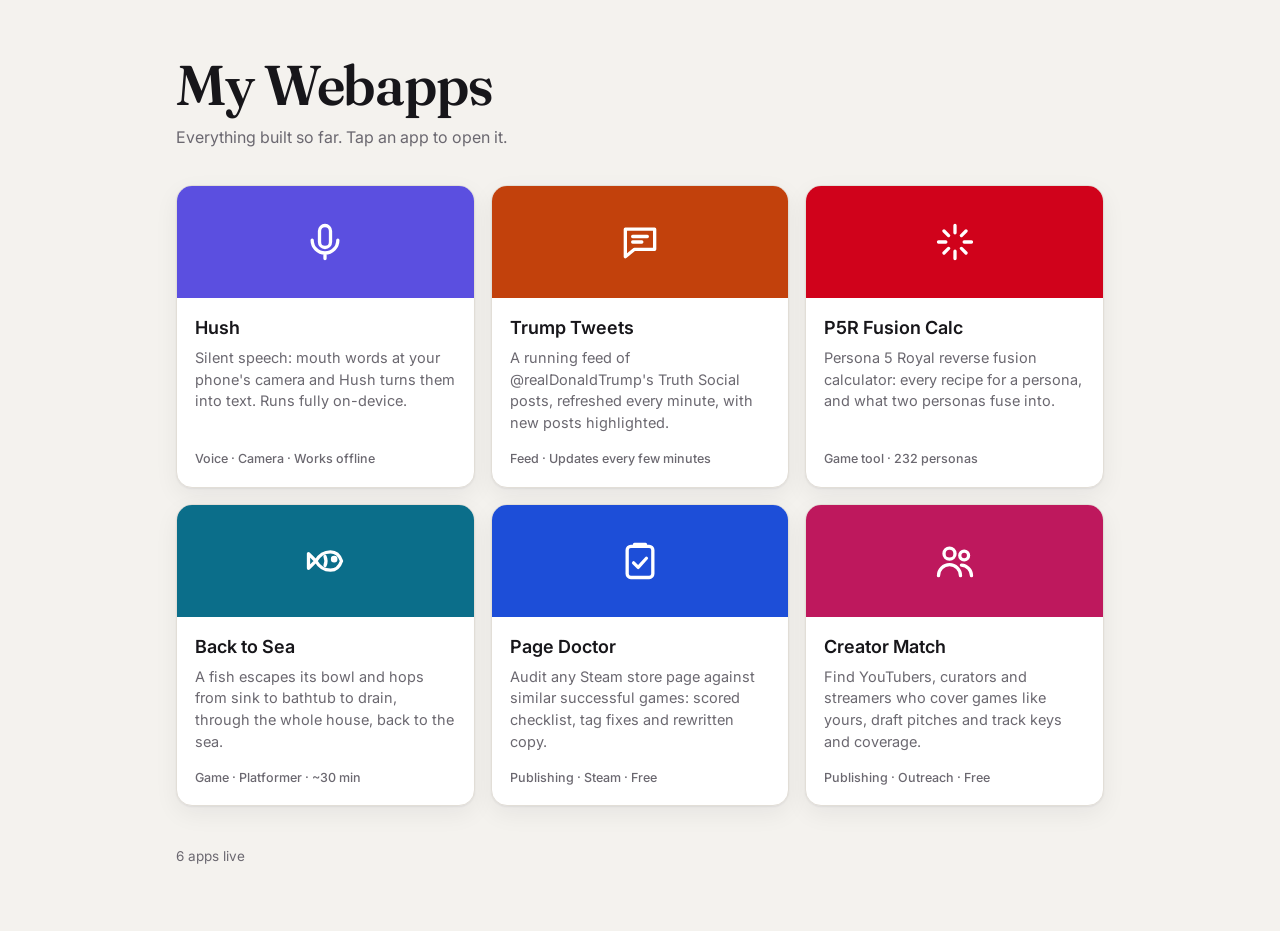
<file: index.html>
<!doctype html>
<html lang="en">
<head>
<meta charset="utf-8">
<meta name="viewport" content="width=device-width, initial-scale=1">
<title>My Webapps</title>
<meta name="description" content="A launcher for the small web apps built so far.">
<link rel="preconnect" href="https://fonts.googleapis.com">
<link rel="preconnect" href="https://fonts.gstatic.com" crossorigin>
<link rel="stylesheet" href="https://fonts.googleapis.com/css2?family=Fraunces:opsz,wght@9..144,600&family=Inter:wght@400;500;600&display=swap">
<style>
:root {
  --bg: #f4f2ee;
  --surface: #ffffff;
  --ink: #17161a;
  --muted: #6b6870;
  --line: #e2ded7;
  --focus: #3b5bdb;
  --shadow: 0 1px 2px rgba(23, 22, 26, .06), 0 8px 24px rgba(23, 22, 26, .06);
}
@media (prefers-color-scheme: dark) {
  :root:not([data-theme="light"]) {
    --bg: #121115;
    --surface: #1c1b20;
    --ink: #f1eff4;
    --muted: #9c98a3;
    --line: #2e2c33;
    --focus: #8ea4ff;
    --shadow: 0 1px 2px rgba(0, 0, 0, .3), 0 8px 24px rgba(0, 0, 0, .25);
  }
}
:root[data-theme="dark"] {
  --bg: #121115; --surface: #1c1b20; --ink: #f1eff4; --muted: #9c98a3; --line: #2e2c33; --focus: #8ea4ff;
  --shadow: 0 1px 2px rgba(0, 0, 0, .3), 0 8px 24px rgba(0, 0, 0, .25);
}
* { box-sizing: border-box; }
html { -webkit-text-size-adjust: 100%; }
body {
  margin: 0;
  background: var(--bg);
  color: var(--ink);
  font: 400 16px/1.5 Inter, system-ui, -apple-system, "Segoe UI", sans-serif;
  min-height: 100vh;
}
main { max-width: 960px; margin: 0 auto; padding: 56px 16px 64px; }
header { margin-bottom: 36px; }
h1 {
  font: 600 clamp(36px, 7vw, 56px)/1.05 Fraunces, Georgia, serif;
  letter-spacing: -.02em;
  margin: 0 0 10px;
}
header p { margin: 0; color: var(--muted); max-width: 46ch; }
.grid {
  display: grid;
  grid-template-columns: repeat(auto-fill, minmax(260px, 1fr));
  gap: 16px;
  list-style: none;
  padding: 0;
  margin: 0;
}
.card {
  position: relative;
  display: flex;
  flex-direction: column;
  height: 100%;
  background: var(--surface);
  border: 1px solid var(--line);
  border-radius: 16px;
  box-shadow: var(--shadow);
  color: inherit;
  text-decoration: none;
  overflow: hidden;
  transition: transform .15s ease, box-shadow .15s ease;
}
a.card:hover { transform: translateY(-2px); }
a.card:focus-visible { outline: 3px solid var(--focus); outline-offset: 3px; }
.band {
  height: 112px;
  display: flex;
  align-items: center;
  justify-content: center;
  background: var(--accent);
  color: #fff;
}
.band svg { width: 44px; height: 44px; }
.body { padding: 16px 18px 18px; display: flex; flex-direction: column; gap: 6px; flex: 1; }
.body h2 { font-size: 18px; font-weight: 600; margin: 0; display: flex; align-items: center; gap: 8px; }
.body p { margin: 0; color: var(--muted); font-size: 14.5px; }
.tag {
  margin-top: auto;
  padding-top: 10px;
  font-size: 12.5px;
  font-weight: 500;
  color: var(--muted);
}
.soon { opacity: .7; }
.soon .band { filter: grayscale(.6); }
.pill {
  font-size: 11px; font-weight: 600; letter-spacing: .04em; text-transform: uppercase;
  border: 1px solid var(--line); border-radius: 99px; padding: 1px 8px; color: var(--muted);
}
footer { margin-top: 40px; color: var(--muted); font-size: 13.5px; }
@media (prefers-reduced-motion: reduce) { .card { transition: none; } a.card:hover { transform: none; } }
</style>
</head>
<body>
<main>
  <header>
    <h1>My Webapps</h1>
    <p>Everything built so far. Tap an app to open it.</p>
  </header>
  <ul class="grid" id="apps"></ul>
  <footer id="count"></footer>
</main>

<script>
// The app registry. To add an app: put it in apps/<slug>/ and add one entry here.
// status: "live" (clickable) or "soon" (shown greyed out, not clickable).
const APPS = [
  {
    slug: "hush",
    name: "Hush",
    blurb: "Silent speech: mouth words at your phone's camera and Hush turns them into text. Runs fully on-device.",
    tag: "Voice · Camera · Works offline",
    accent: "#5b4fe0",
    icon: "mic",
    status: "live",
  },
  {
    slug: "trump-tweets",
    name: "Trump Tweets",
    blurb: "A running feed of @realDonaldTrump's Truth Social posts, refreshed every minute, with new posts highlighted.",
    tag: "Feed · Updates every few minutes",
    accent: "#c2410c",
    icon: "chat",
    status: "live",
  },
  {
    slug: "p5r-fusion",
    name: "P5R Fusion Calc",
    blurb: "Persona 5 Royal reverse fusion calculator: every recipe for a persona, and what two personas fuse into.",
    tag: "Game tool · 232 personas",
    accent: "#d0021b",
    icon: "spark",
    status: "live",
  },
  {
    slug: "back-to-sea",
    name: "Back to Sea",
    blurb: "A fish escapes its bowl and hops from sink to bathtub to drain, through the whole house, back to the sea.",
    tag: "Game · Platformer · ~30 min",
    accent: "#0b6e8a",
    icon: "fish",
    status: "live",
  },
  {
    slug: "page-doctor",
    name: "Page Doctor",
    blurb: "Audit any Steam store page against similar successful games: scored checklist, tag fixes and rewritten copy.",
    tag: "Publishing · Steam · Free",
    accent: "#1d4ed8",
    icon: "clipboard",
    status: "live",
  },
  {
    slug: "creator-match",
    name: "Creator Match",
    blurb: "Find YouTubers, curators and streamers who cover games like yours, draft pitches and track keys and coverage.",
    tag: "Publishing · Outreach · Free",
    accent: "#be185d",
    icon: "people",
    status: "live",
  },
];

const ICONS = {
  clipboard: '<rect x="5" y="4" width="14" height="17" rx="2"/><path d="M9 4V3h6v1"/><path d="m8.5 13 2.5 2.5 4.5-5"/>',
  people: '<circle cx="9" cy="8" r="3"/><path d="M3 20c0-3.3 2.7-6 6-6s6 2.7 6 6"/><circle cx="17" cy="9" r="2.4"/><path d="M15.5 14.2c3 .2 5.5 2.6 5.5 5.8"/>',
  fish: '<path d="M7 12c2-3.5 5-5 8-5 3 0 5 2 6 5-1 3-3 5-6 5-3 0-6-1.5-8-5Z"/><path d="M7 12 3 8v8l4-4Z"/><circle cx="17" cy="11" r=".9" fill="currentColor"/><path d="M12 9.5c.7 1.6.7 3.4 0 5"/>',
  mic: '<path d="M12 3a3 3 0 0 0-3 3v6a3 3 0 0 0 6 0V6a3 3 0 0 0-3-3Z"/><path d="M5 11a7 7 0 0 0 14 0M12 18v3"/>',
  chat: '<path d="M4 5h16v11H9l-5 4V5Z"/><path d="M8 9h8M8 12h5"/>',
  spark: '<path d="M12 3v4M12 17v4M3 12h4M17 12h4M6 6l2.5 2.5M15.5 15.5 18 18M6 18l2.5-2.5M15.5 8.5 18 6"/>',
  grid: '<rect x="4" y="4" width="7" height="7" rx="1.5"/><rect x="13" y="4" width="7" height="7" rx="1.5"/><rect x="4" y="13" width="7" height="7" rx="1.5"/><rect x="13" y="13" width="7" height="7" rx="1.5"/>',
};

const list = document.getElementById("apps");
for (const app of APPS) {
  const live = app.status === "live";
  const li = document.createElement("li");
  const card = document.createElement(live ? "a" : "div");
  card.className = "card" + (live ? "" : " soon");
  if (live) card.href = `apps/${app.slug}/`;
  card.style.setProperty("--accent", app.accent);
  card.innerHTML = `
    <div class="band" aria-hidden="true">
      <svg viewBox="0 0 24 24" fill="none" stroke="currentColor" stroke-width="1.8" stroke-linecap="round" stroke-linejoin="round">${ICONS[app.icon] || ICONS.grid}</svg>
    </div>
    <div class="body">
      <h2></h2>
      <p></p>
      <span class="tag"></span>
    </div>`;
  card.querySelector("h2").textContent = app.name;
  if (!live) card.querySelector("h2").insertAdjacentHTML("beforeend", '<span class="pill">Coming soon</span>');
  card.querySelector("p").textContent = app.blurb;
  card.querySelector(".tag").textContent = app.tag;
  li.append(card);
  list.append(li);
}
const n = APPS.filter((a) => a.status === "live").length;
document.getElementById("count").textContent = `${n} app${n === 1 ? "" : "s"} live`;
</script>
</body>
</html>
</file>
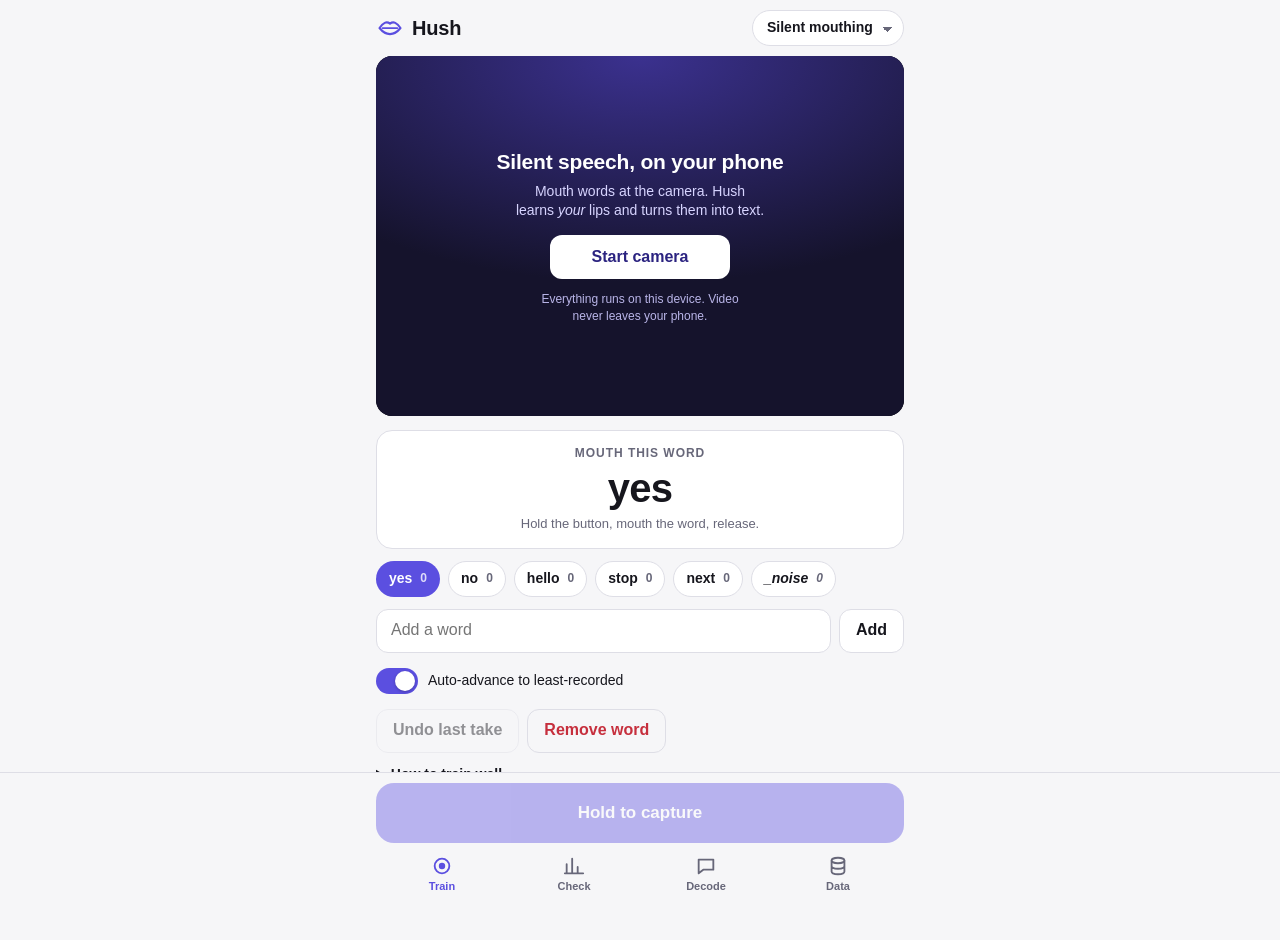
<file: web/index.html>
<!doctype html>
<html lang="en">
<head>
<meta charset="utf-8">
<meta name="viewport" content="width=device-width, initial-scale=1, viewport-fit=cover">
<title>Hush</title>
<meta name="description" content="Silent speech: mouth words at your phone's camera and Hush turns them into text. Runs entirely on-device.">
<meta name="theme-color" content="#f6f6f8" media="(prefers-color-scheme: light)">
<meta name="theme-color" content="#0f0f13" media="(prefers-color-scheme: dark)">
<meta name="apple-mobile-web-app-capable" content="yes">
<meta name="mobile-web-app-capable" content="yes">
<meta name="apple-mobile-web-app-status-bar-style" content="default">
<meta name="apple-mobile-web-app-title" content="Hush">
<link rel="manifest" href="manifest.webmanifest">
<link rel="icon" href="icons/icon.svg" type="image/svg+xml">
<link rel="apple-touch-icon" href="icons/apple-touch-icon.png">
<link rel="stylesheet" href="styles.css">
</head>
<body>
<div id="app">
  <header class="topbar">
    <div class="brand"><svg viewBox="0 0 32 32" aria-hidden="true"><path d="M4 16c4-6 8-8 12-5 4-3 8-1 12 5-4 5-8 7-12 7S8 21 4 16Z" fill="none" stroke="currentColor" stroke-width="2.4" stroke-linejoin="round"/><path d="M7.5 16h17" stroke="currentColor" stroke-width="2" stroke-linecap="round"/></svg>Hush</div>
    <label class="cond"><span class="sr">Condition</span>
      <select id="condition"></select>
    </label>
  </header>

  <section class="stage" id="stage">
    <video id="video" playsinline muted autoplay></video>
    <canvas id="overlay"></canvas>
    <div class="chip" id="faceChip"><span class="dot"></span><span id="faceText">Camera off</span></div>
    <div class="rec" id="recChip" hidden>● <span id="recCount">0</span></div>
    <div class="start" id="startPanel">
      <h1>Silent speech, on your phone</h1>
      <p>Mouth words at the camera. Hush learns <em>your</em> lips and turns them into text.</p>
      <button class="btn primary" id="startBtn">Start camera</button>
      <p class="fine" id="startStatus">Everything runs on this device. Video never leaves your phone.</p>
    </div>
  </section>

  <main>
    <!-- TRAIN -->
    <section class="panel" id="panel-train">
      <div class="prompt">
        <div class="prompt-label">Mouth this word</div>
        <div class="prompt-word" id="promptWord">yes</div>
        <div class="prompt-info" id="takeInfo">Hold the button, mouth the word, release.</div>
      </div>
      <div class="words" id="wordChips" role="listbox" aria-label="Vocabulary"></div>
      <form class="add" id="addForm">
        <input id="newWord" placeholder="Add a word" autocomplete="off" autocapitalize="off" enterkeyhint="done">
        <button class="btn" type="submit">Add</button>
      </form>
      <div class="row">
        <label class="switch"><input type="checkbox" id="autoAdvance"><span></span>Auto-advance to least-recorded</label>
      </div>
      <div class="row">
        <button class="btn ghost" id="undoTake" disabled>Undo last take</button>
        <button class="btn ghost danger" id="removeWord">Remove word</button>
      </div>
      <details class="help"><summary>How to train well</summary>
        <ol>
          <li>Prop the phone up so your mouth is centred and evenly lit.</li>
          <li>Record 8–15 takes per word. Start and end each take with your lips closed and relaxed.</li>
          <li>Record <b>_noise</b> takes: smiling, yawning, swallowing, talking to someone. Anything closest to a word starting with “_” is ignored.</li>
          <li>Use <b>Check</b> before trusting Decode.</li>
        </ol>
      </details>
    </section>

    <!-- CHECK -->
    <section class="panel" id="panel-check" hidden>
      <div class="card">
        <div class="card-title">Features</div>
        <div class="toggles" id="groupToggles"></div>
        <div class="grid2">
          <label>Takes<select id="evalCondition"></select></label>
          <label>Permutations<select id="permutations"><option>100</option><option>500</option><option>1000</option></select></label>
          <label>Neighbours (k)<select id="kSel"><option>1</option><option>2</option><option>3</option></select></label>
          <label>Smoothing<select id="smoothSel"><option>1</option><option>3</option><option>5</option><option>7</option></select></label>
        </div>
        <label class="switch"><input type="checkbox" id="deltas"><span></span>Add movement speed (deltas)</label>
        <div class="row">
          <button class="btn primary" id="evalBtn">Check accuracy</button>
          <button class="btn" id="ablateBtn">Compare features</button>
        </div>
        <div class="progress" id="evalProgress" hidden><div></div></div>
        <p class="fine" id="evalStatus">Leave-one-out accuracy vs 500 shuffled-label runs. p &lt; 0.05 means your lips really separate the words.</p>
      </div>
      <div id="evalResult"></div>
    </section>

    <!-- DECODE -->
    <section class="panel" id="panel-decode" hidden>
      <div class="decoded">
        <div class="decoded-word" id="decodedWord">Ready</div>
        <div class="decoded-detail" id="decodedDetail">Hold the button and mouth a word.</div>
      </div>
      <div class="transcript" id="transcript" aria-live="polite"></div>
      <div class="row">
        <button class="btn" id="copyBtn">Copy</button>
        <button class="btn" id="shareBtn">Share</button>
        <button class="btn ghost" id="clearBtn">Clear</button>
      </div>
      <div class="card">
        <label class="switch"><input type="checkbox" id="speak"><span></span>Speak decoded words aloud</label>
        <label class="switch"><input type="checkbox" id="autoDetect"><span></span>Hands-free: detect words automatically</label>
        <div id="autoBox" hidden>
          <div class="row"><button class="btn" id="calibrateBtn">Calibrate (lips closed, 2 s)</button><span class="fine" id="segState">Not calibrated</span></div>
          <div class="meter"><div id="segLevel"></div><i id="segThresh"></i></div>
        </div>
      </div>
      <details class="card">
        <summary class="card-title">Tuning</summary>
        <label class="slider">Trigger sensitivity <output id="sensOut"></output><input type="range" id="sens" min="1.5" max="12" step="0.1"></label>
        <label class="slider">Max distance <output id="maxdOut"></output><input type="range" id="maxd" min="0.1" max="3" step="0.05"></label>
        <label class="slider">Min margin <output id="marginOut"></output><input type="range" id="margin" min="0" max="0.5" step="0.01"></label>
        <div class="ranked" id="ranked"></div>
      </details>
    </section>

    <!-- DATA -->
    <section class="panel" id="panel-data" hidden>
      <div class="card">
        <div class="card-title">Your training data</div>
        <div id="dataSummary" class="fine"></div>
        <div class="row">
          <button class="btn" id="exportBtn">Export</button>
          <label class="btn">Import<input type="file" id="importFile" accept="application/json,.json" hidden></label>
        </div>
        <p class="fine">Files are compatible with the Windows HushCam app. Data is stored only in this browser.</p>
      </div>
      <div class="card">
        <div class="card-title">Camera</div>
        <div class="row">
          <button class="btn" id="flipBtn">Switch camera</button>
          <label class="switch"><input type="checkbox" id="mirror"><span></span>Mirror preview</label>
        </div>
      </div>
      <div class="card">
        <div class="card-title">Install</div>
        <p class="fine">On iPhone: tap <b>Share</b> → <b>Add to Home Screen</b>. Hush then opens full-screen and works offline after the first load.</p>
      </div>
      <div class="card">
        <button class="btn ghost danger" id="resetBtn">Delete all takes</button>
      </div>
    </section>
  </main>

  <div class="dock">
    <button class="hold" id="holdBtn" aria-label="Hold to capture a word"><span class="hold-ring"></span><span id="holdText">Hold to capture</span></button>
    <nav class="tabs" role="tablist">
      <button role="tab" data-tab="train" aria-selected="true"><svg viewBox="0 0 24 24"><circle cx="12" cy="12" r="8" fill="none" stroke="currentColor" stroke-width="2"/><circle cx="12" cy="12" r="3.5" fill="currentColor"/></svg>Train</button>
      <button role="tab" data-tab="check"><svg viewBox="0 0 24 24"><path d="M4 20V10M10 20V4M16 20v-7M22 20H2" fill="none" stroke="currentColor" stroke-width="2" stroke-linecap="round"/></svg>Check</button>
      <button role="tab" data-tab="decode"><svg viewBox="0 0 24 24"><path d="M4 5h16v11H9l-5 4Z" fill="none" stroke="currentColor" stroke-width="2" stroke-linejoin="round"/></svg>Decode</button>
      <button role="tab" data-tab="data"><svg viewBox="0 0 24 24"><ellipse cx="12" cy="6" rx="7" ry="3" fill="none" stroke="currentColor" stroke-width="2"/><path d="M5 6v12c0 1.7 3.1 3 7 3s7-1.3 7-3V6M5 12c0 1.7 3.1 3 7 3s7-1.3 7-3" fill="none" stroke="currentColor" stroke-width="2"/></svg>Data</button>
    </nav>
  </div>
  <div class="toast" id="toast" role="status" hidden></div>
</div>
<script type="module" src="app.js"></script>
</body>
</html>
</file>
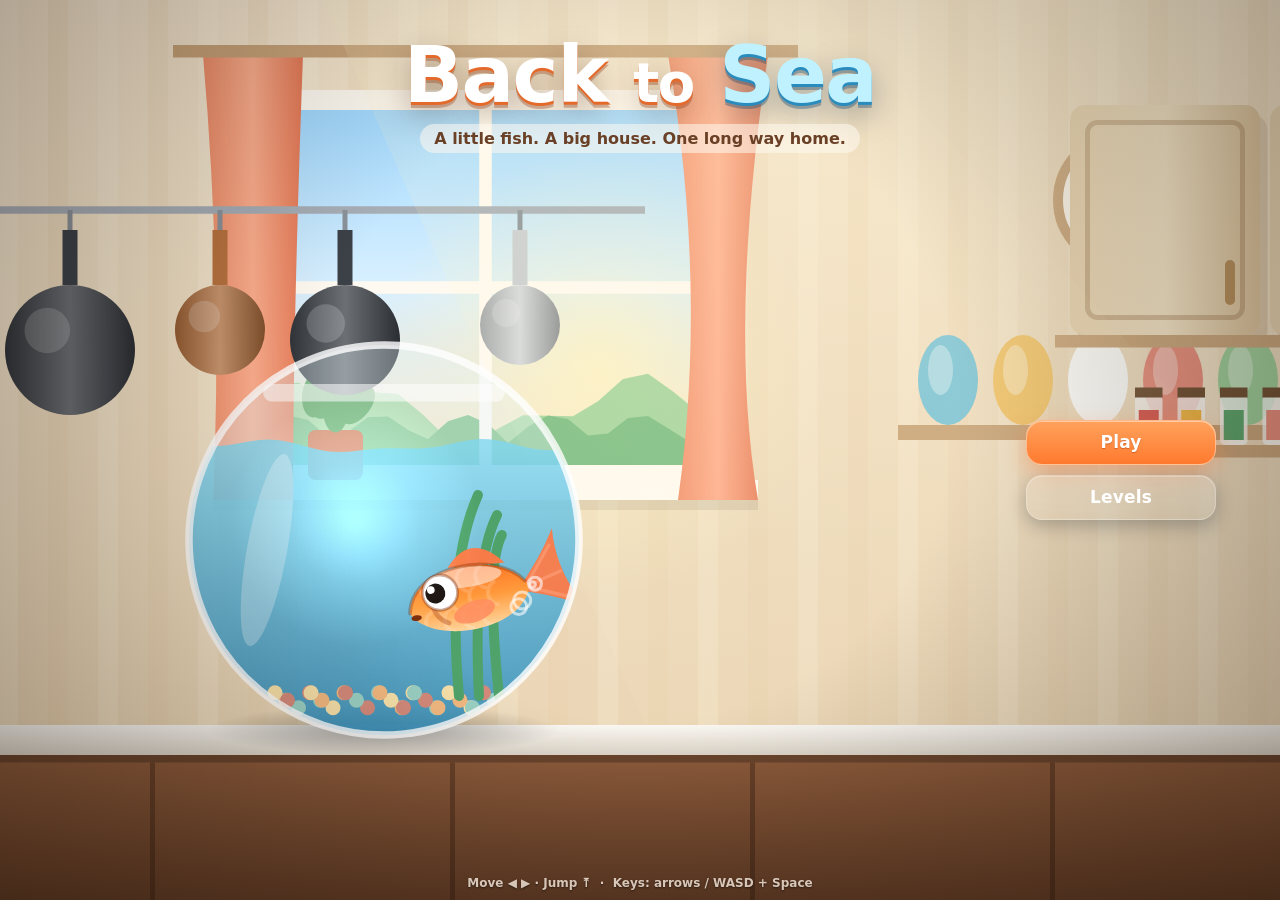
<file: apps/back-to-sea/index.html>
<!doctype html>
<html lang="en">
<head>
<meta charset="utf-8">
<meta name="viewport" content="width=device-width, initial-scale=1, maximum-scale=1, user-scalable=no, viewport-fit=cover">
<meta name="theme-color" content="#06223a">
<meta name="apple-mobile-web-app-capable" content="yes">
<meta name="mobile-web-app-capable" content="yes">
<meta name="apple-mobile-web-app-status-bar-style" content="black-translucent">
<meta name="description" content="A little fish hops from water to water through a house, all the way back to the sea.">
<title>Back to Sea</title>
<link rel="icon" href="data:image/svg+xml,%3Csvg xmlns='http://www.w3.org/2000/svg' viewBox='0 0 32 32'%3E%3Ccircle cx='16' cy='16' r='15' fill='%231d6b97'/%3E%3Cpath d='M7 16c3-5 9-6 13-3l5-4v14l-5-4c-4 3-10 2-13-3z' fill='%23ff8a3d'/%3E%3Ccircle cx='11' cy='15' r='1.4' fill='%23fff'/%3E%3C/svg%3E">
<link rel="stylesheet" href="./styles.css">
</head>
<body>
<div id="app">
  <canvas id="game" aria-label="Back to Sea game"></canvas>

  <div id="touch" aria-hidden="true">
    <div class="tbtn left"><svg viewBox="0 0 24 24"><path d="M15 5l-7 7 7 7"/></svg></div>
    <div class="tbtn right"><svg viewBox="0 0 24 24"><path d="M9 5l7 7-7 7"/></svg></div>
    <div class="tbtn jump"><svg viewBox="0 0 24 24"><path d="M12 19V6M6 11l6-6 6 6"/></svg><span>JUMP</span></div>
  </div>

  <div id="hud-buttons">
    <button id="btn-mute" class="hbtn" aria-label="Toggle sound">
      <svg class="on" viewBox="0 0 24 24"><path d="M4 9h4l5-4v14l-5-4H4z"/><path d="M16 9a4 4 0 010 6M18.5 6.5a8 8 0 010 11"/></svg>
      <svg class="off" viewBox="0 0 24 24"><path d="M4 9h4l5-4v14l-5-4H4z"/><path d="M17 9l5 6M22 9l-5 6"/></svg>
    </button>
    <button id="btn-pause" class="hbtn" aria-label="Pause"><svg viewBox="0 0 24 24"><path d="M8 5v14M16 5v14"/></svg></button>
  </div>

  <div id="ui"></div>

  <div id="rotate" role="alert">
    <div class="phone"><div class="screen-s"></div></div>
    <p>Rotate your phone</p>
    <small>Back to Sea plays in landscape</small>
  </div>
  <div id="fade"></div>
  <div id="safe-probe" aria-hidden="true"></div>
</div>
<noscript>Back to Sea needs JavaScript.</noscript>
<script type="module" src="./js/main.js"></script>
</body>
</html>
</file>
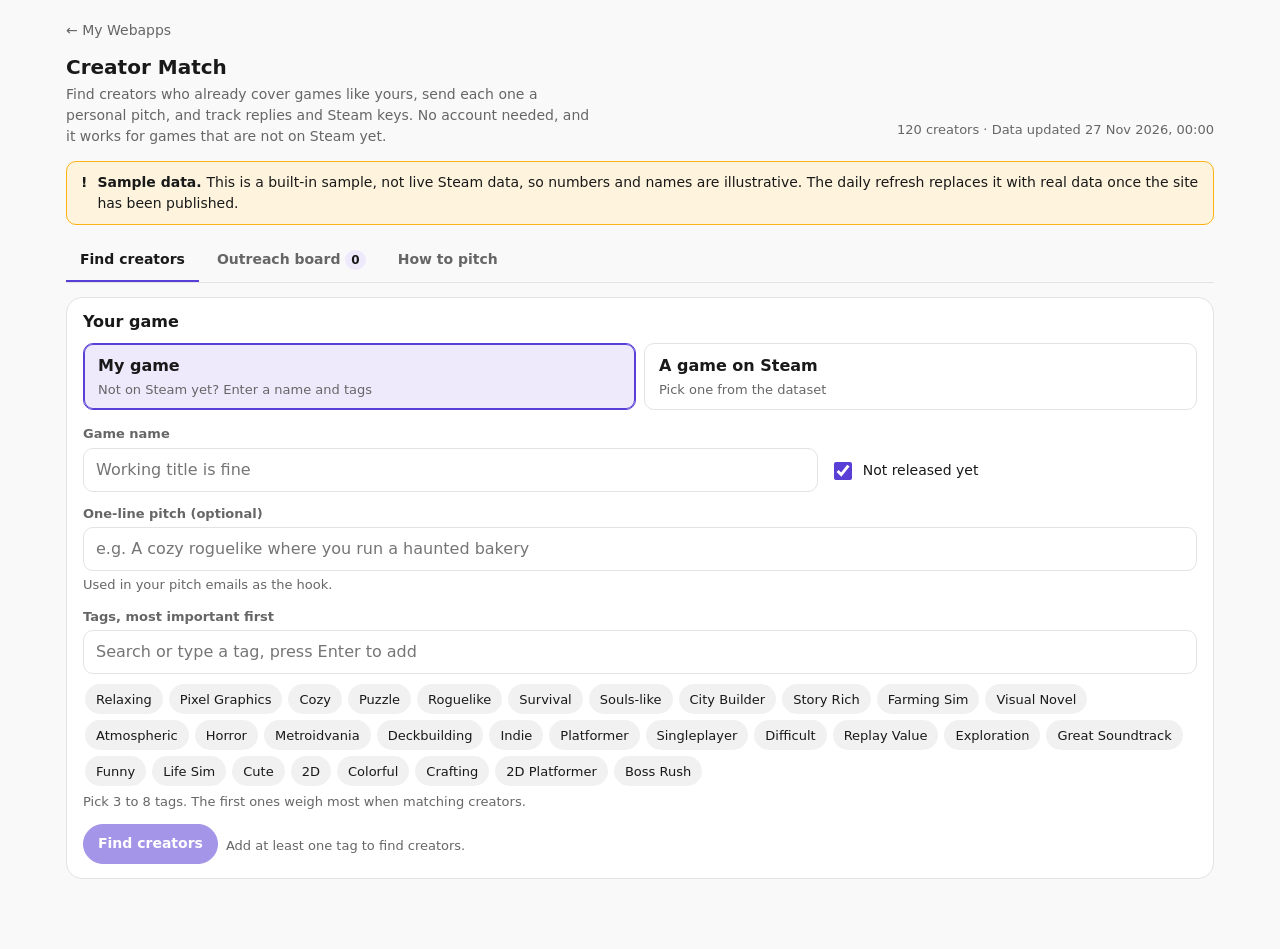
<file: apps/creator-match/index.html>
<!doctype html>
<html lang="en">
<head>
<meta charset="utf-8">
<meta name="viewport" content="width=device-width, initial-scale=1, viewport-fit=cover">
<title>Creator Match</title>
<meta name="description" content="Find YouTubers, Steam curators and streamers who cover games like yours, draft personal pitches and track outreach and Steam keys.">
<meta name="color-scheme" content="light dark">
<meta name="theme-color" content="#5a3fd6">
<link rel="stylesheet" href="./styles.css">
</head>
<body>
<main>
  <a class="back" href="../../">← My Webapps</a>
  <header class="app-head">
    <div>
      <h1>Creator Match</h1>
      <p class="sub">Find creators who already cover games like yours, send each one a personal pitch, and track replies and Steam keys. No account needed, and it works for games that are not on Steam yet.</p>
    </div>
    <p class="data-line" id="dataLine">Loading dataset…</p>
  </header>
  <div id="banners"></div>

  <div class="tabs" role="tablist" aria-label="Sections">
    <button type="button" role="tab" class="tab" id="tabFind" aria-controls="viewFind" aria-selected="true">Find creators</button>
    <button type="button" role="tab" class="tab" id="tabBoard" aria-controls="viewBoard" aria-selected="false" tabindex="-1">Outreach board <span class="tab-count" id="boardCount">0</span></button>
    <button type="button" role="tab" class="tab" id="tabGuide" aria-controls="viewGuide" aria-selected="false" tabindex="-1">How to pitch</button>
  </div>

  <!-- FIND -->
  <section id="viewFind" role="tabpanel" aria-labelledby="tabFind">
    <div class="card" aria-labelledby="targetTitle">
      <h2 id="targetTitle">Your game</h2>
      <div class="seg" role="tablist" aria-label="How to describe your game">
        <button type="button" role="tab" class="seg-btn" id="segMine" aria-controls="paneMine" aria-selected="true">
          <span class="seg-t">My game</span><span class="seg-s">Not on Steam yet? Enter a name and tags</span>
        </button>
        <button type="button" role="tab" class="seg-btn" id="segSteam" aria-controls="paneSteam" aria-selected="false" tabindex="-1">
          <span class="seg-t">A game on Steam</span><span class="seg-s">Pick one from the dataset</span>
        </button>
      </div>

      <div id="paneMine" role="tabpanel" aria-labelledby="segMine">
        <div class="field-grid wide">
          <div class="field">
            <label for="tName">Game name</label>
            <input id="tName" type="text" maxlength="100" placeholder="Working title is fine" autocomplete="off">
          </div>
          <div class="field">
            <label class="check inline"><input id="tPre" type="checkbox" checked> Not released yet</label>
          </div>
        </div>
        <div class="field">
          <label for="tHook">One-line pitch (optional)</label>
          <input id="tHook" type="text" maxlength="200" placeholder="e.g. A cozy roguelike where you run a haunted bakery" autocomplete="off">
          <p class="fine">Used in your pitch emails as the hook.</p>
        </div>
        <div class="field">
          <label for="tagFilter">Tags, most important first</label>
          <div id="tagSelected" class="chips" aria-label="Selected tags"></div>
          <input id="tagFilter" type="search" placeholder="Search or type a tag, press Enter to add" autocomplete="off" enterkeyhint="done">
          <ul id="tagChoices" class="chips tag-choices" aria-label="Tag suggestions"></ul>
          <p class="fine">Pick 3 to 8 tags. The first ones weigh most when matching creators.</p>
        </div>
      </div>

      <div id="paneSteam" role="tabpanel" aria-labelledby="segSteam" hidden>
        <label for="gameQ">Search games in the dataset</label>
        <input id="gameQ" type="search" placeholder="Type a game name" autocomplete="off">
        <ul id="gameList" class="pick-list" aria-label="Matching games"></ul>
        <div id="gamePicked" class="picked" hidden></div>
      </div>

      <div class="btn-row go-row">
        <button type="button" class="btn primary" id="goBtn" disabled>Find creators</button>
        <span class="fine" id="goHint"></span>
      </div>
    </div>

    <div id="results" hidden>
      <div class="card filters" aria-labelledby="filtTitle">
        <h2 id="filtTitle" class="sr-only">Filters</h2>
        <div class="filter-grid">
          <div class="field"><label for="fPlatform">Platform</label>
            <select id="fPlatform"><option value="">All platforms</option><option value="youtube">YouTube</option><option value="steam-curator">Steam curators</option><option value="twitch">Twitch</option></select></div>
          <div class="field"><label for="fTier">Size</label>
            <select id="fTier"><option value="">All sizes</option><option value="micro">Micro (under 10K)</option><option value="small">Small (10K to 50K)</option><option value="mid">Mid (50K to 250K)</option><option value="large">Large (250K+)</option></select></div>
          <div class="field"><label for="fLang">Language</label>
            <select id="fLang"><option value="">Any language</option></select></div>
          <div class="field"><label for="fActive">Active within</label>
            <select id="fActive"><option value="30">30 days</option><option value="90" selected>90 days</option><option value="180">180 days</option><option value="365">1 year</option><option value="0">Any time</option></select></div>
        </div>
      </div>
      <div class="banner info" id="quickNote" role="note" hidden><span class="ico" aria-hidden="true">i</span><div><strong>Quick result from limited data.</strong> Full data for this game is being compiled: ask in chat to fast-track it (about 10 minutes), otherwise it's added in the next daily refresh. Creators are matched on its known tags only.</div></div>
      <div class="result-head"><h2 id="resultTitle">Creators</h2><p class="fine" id="resultSub"></p></div>
      <div id="cards" class="cards" aria-live="polite"></div>
      <div class="btn-row more-row"><button type="button" class="btn" id="moreBtn" hidden>Show more</button></div>
    </div>
  </section>

  <!-- BOARD -->
  <section id="viewBoard" role="tabpanel" aria-labelledby="tabBoard" hidden>
    <div class="banner warn-local" role="note">
      <span class="ico" aria-hidden="true">!</span>
      <div><strong>This board lives only in this browser.</strong> Notes, stages and Steam keys are saved on this device, not on a server. Clearing site data, using a private window, or switching browser or device loses them. Export a JSON backup now and then. <span id="backupNote"></span></div>
    </div>
    <div id="storageWarn"></div>

    <div class="card">
      <div class="card-head"><h2>Pipeline</h2>
        <div class="btn-row">
          <button type="button" class="btn sm" id="expCsv">Export CSV</button>
          <button type="button" class="btn sm" id="expJson">Export JSON backup</button>
          <button type="button" class="btn sm" id="impBtn">Import JSON</button>
          <input type="file" id="impFile" accept="application/json,.json" hidden>
        </div>
      </div>
      <div id="importMsg" role="status"></div>
      <div id="stats"></div>
    </div>

    <div class="board-side">
      <div class="card" aria-labelledby="fuTitle">
        <div class="card-head"><h2 id="fuTitle">Follow-ups due</h2>
          <label class="fu-days">Wait <select id="fuDays" aria-label="Days to wait before following up"><option value="3">3</option><option value="5">5</option><option value="7" selected>7</option><option value="10">10</option><option value="14">14</option></select> days</label></div>
        <div id="fuList"></div>
      </div>
      <div class="card" aria-labelledby="poolTitle">
        <div class="card-head"><h2 id="poolTitle">Steam key pool</h2><span class="fine" id="poolCount"></span></div>
        <label for="poolInput">Paste keys, one per line</label>
        <textarea id="poolInput" rows="3" spellcheck="false" placeholder="AAAAA-BBBBB-CCCCC"></textarea>
        <div class="btn-row" style="margin-top:8px"><button type="button" class="btn sm primary" id="poolAdd">Add to pool</button><button type="button" class="btn sm ghost" id="poolShow" aria-expanded="false">Show keys</button></div>
        <p class="fine" id="poolMsg" role="status"></p>
        <ul id="poolList" class="pool-list" hidden></ul>
      </div>
    </div>

    <div id="boardEmpty" class="card empty-board" hidden>
      <h2>No creators on your board yet</h2>
      <p>Use <strong>Add to shortlist</strong> on a creator card in <button type="button" class="linklike" id="goFind">Find creators</button>, or import a backup.</p>
    </div>
    <div id="board" class="board" aria-label="Outreach board"></div>
  </section>

  <!-- GUIDE -->
  <section id="viewGuide" role="tabpanel" aria-labelledby="tabGuide" hidden>
    <div class="card"><div class="card-head"><h2>How to pitch</h2><span class="fine">What the ranking and the pitch drafts are based on</span></div><div id="guide"></div></div>
  </section>
</main>

<!-- Pitch drawer -->
<div id="scrim" class="scrim" hidden></div>
<aside id="drawer" class="drawer" role="dialog" aria-modal="true" aria-labelledby="drawerTitle" hidden tabindex="-1">
  <div class="drawer-head">
    <div><h2 id="drawerTitle">Pitch</h2><p class="fine" id="drawerSub"></p></div>
    <button type="button" class="btn sm" id="drawerClose" aria-label="Close pitch drawer">Close</button>
  </div>
  <div class="drawer-body" id="drawerBody"></div>
</aside>
<script type="module" src="./app.js"></script>
</body>
</html>
</file>
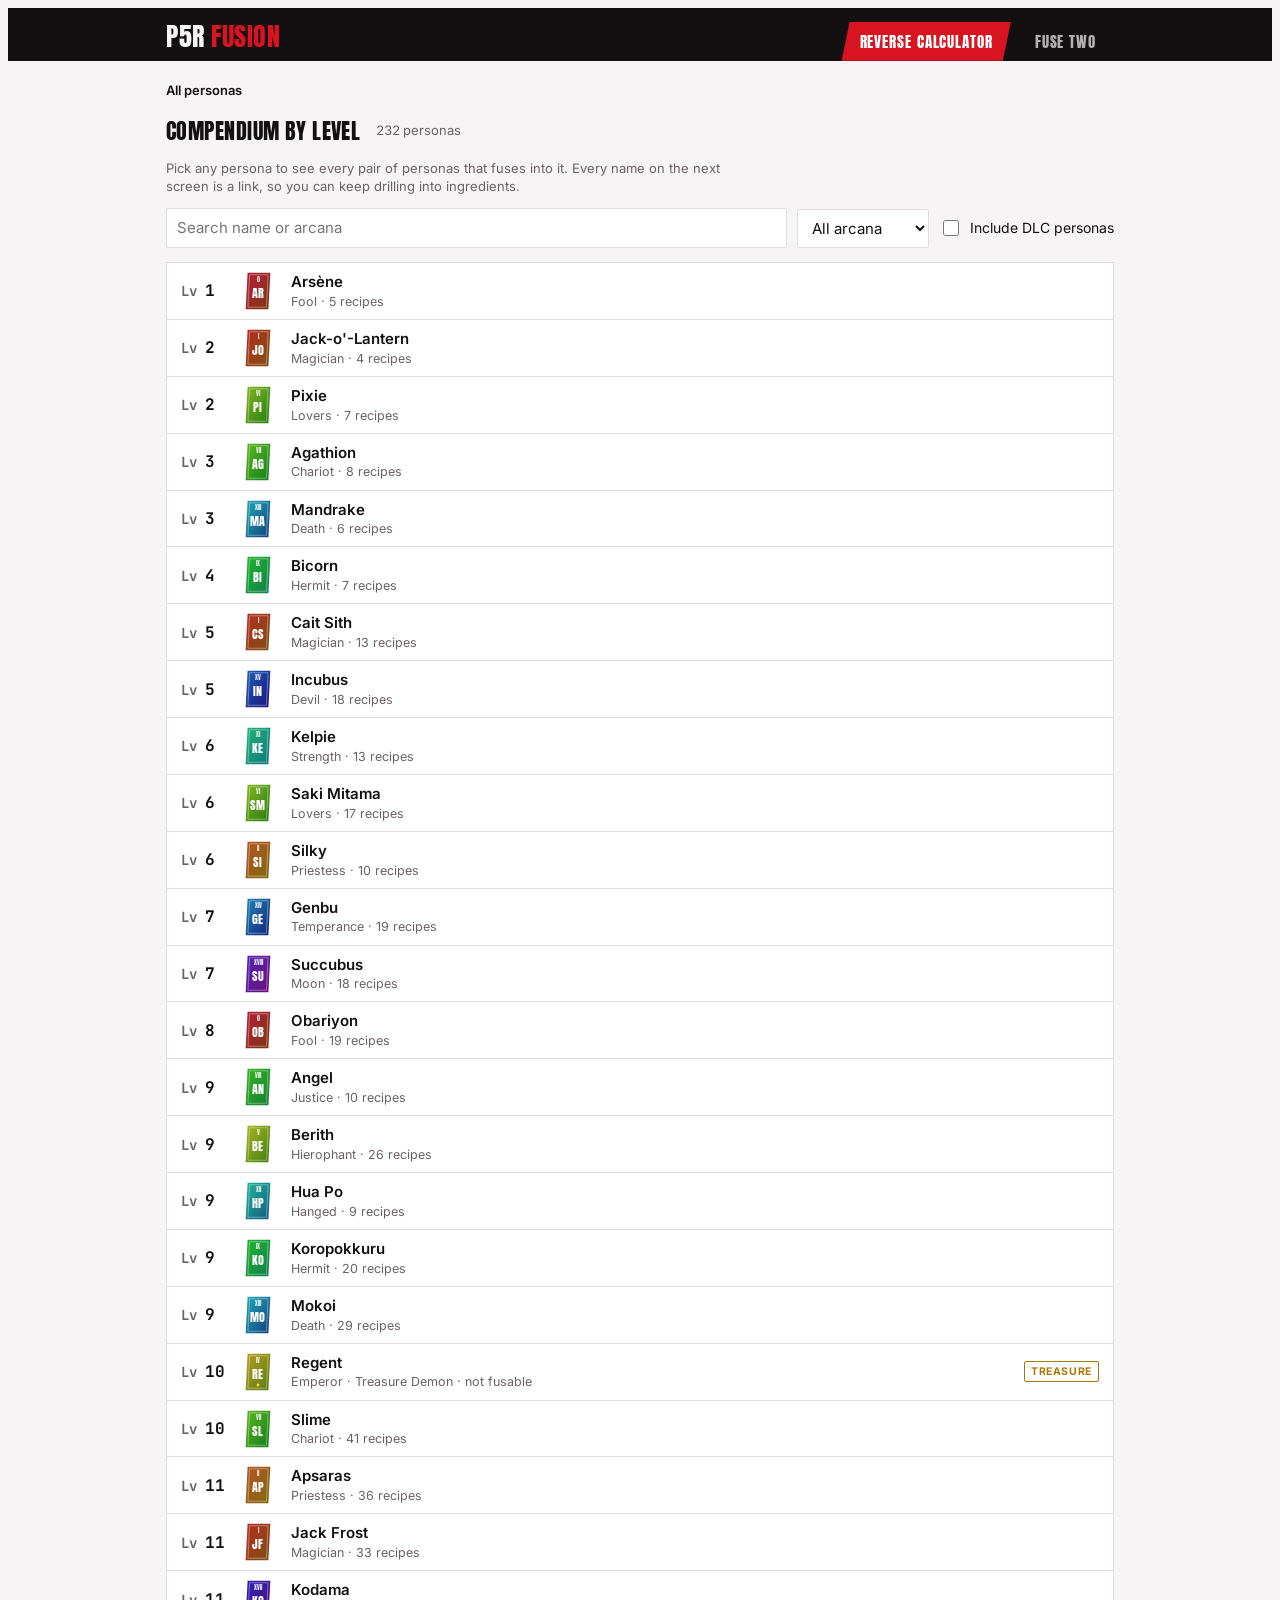
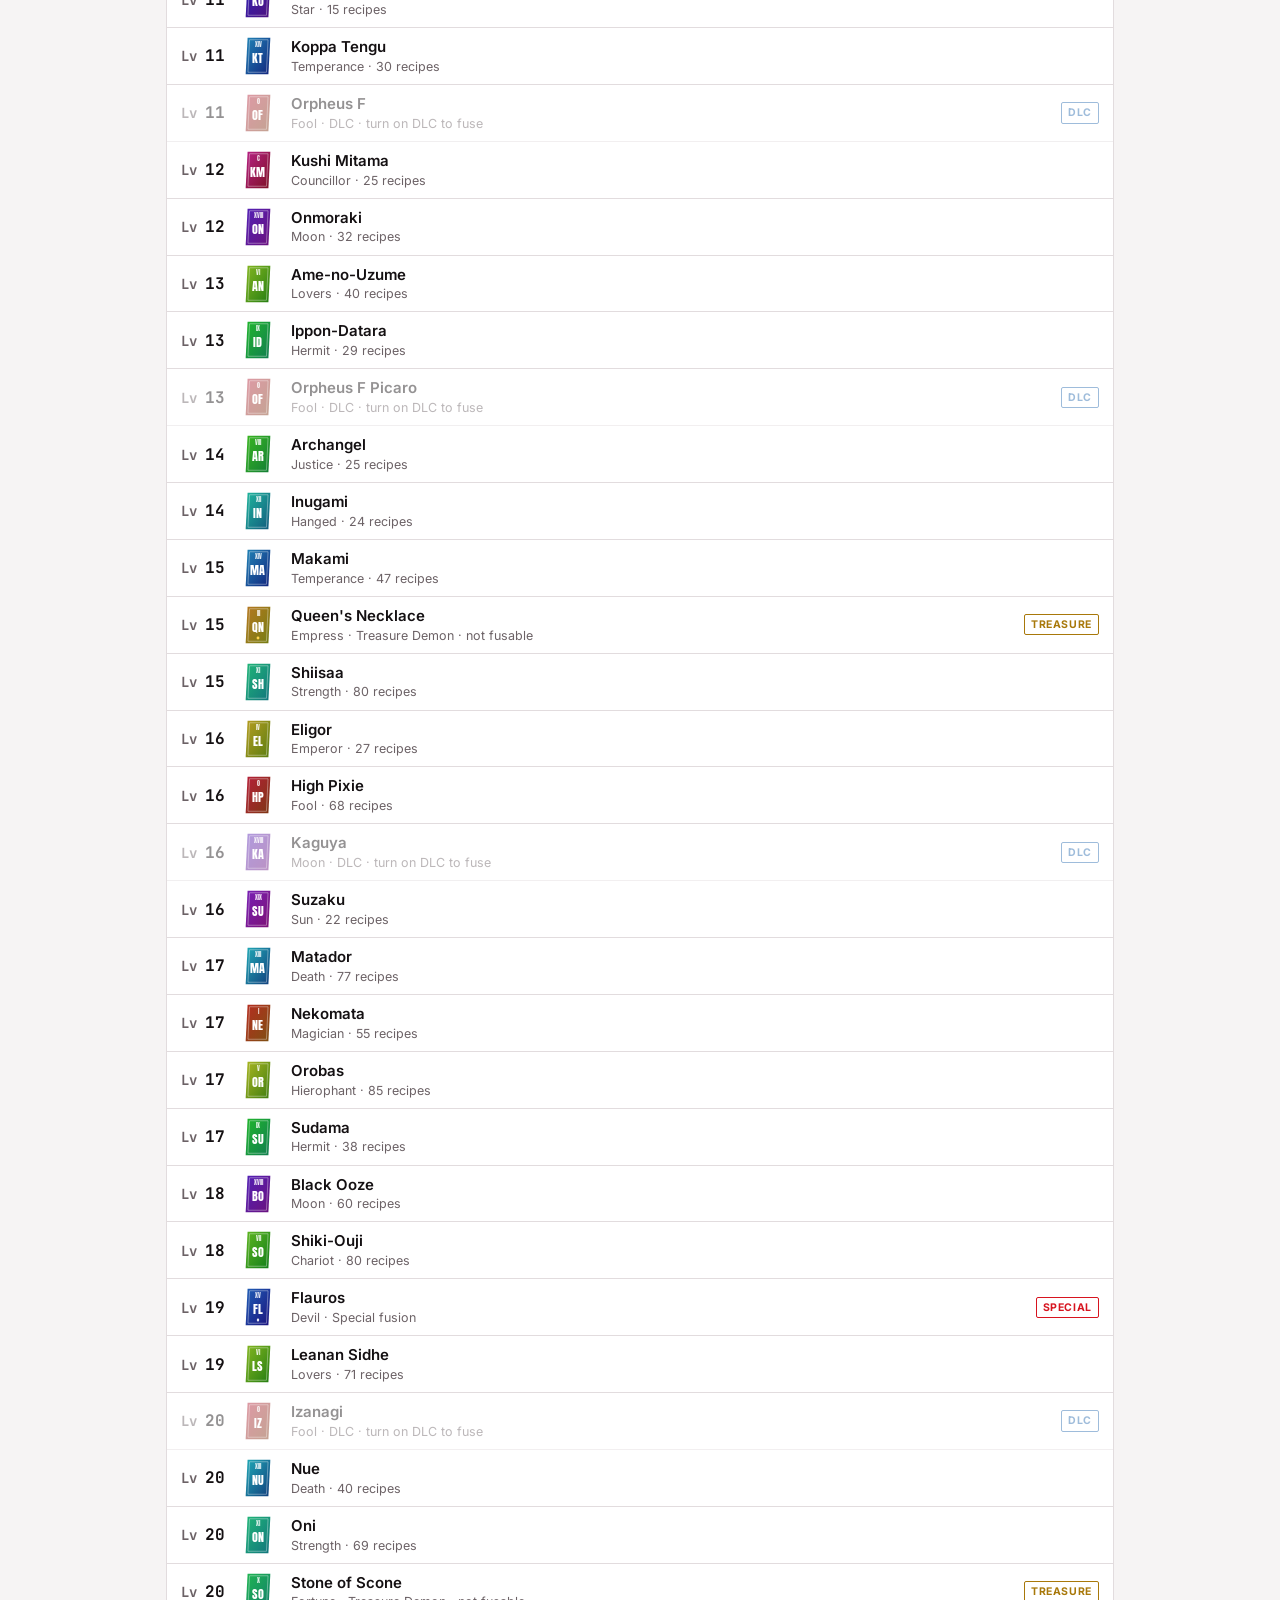
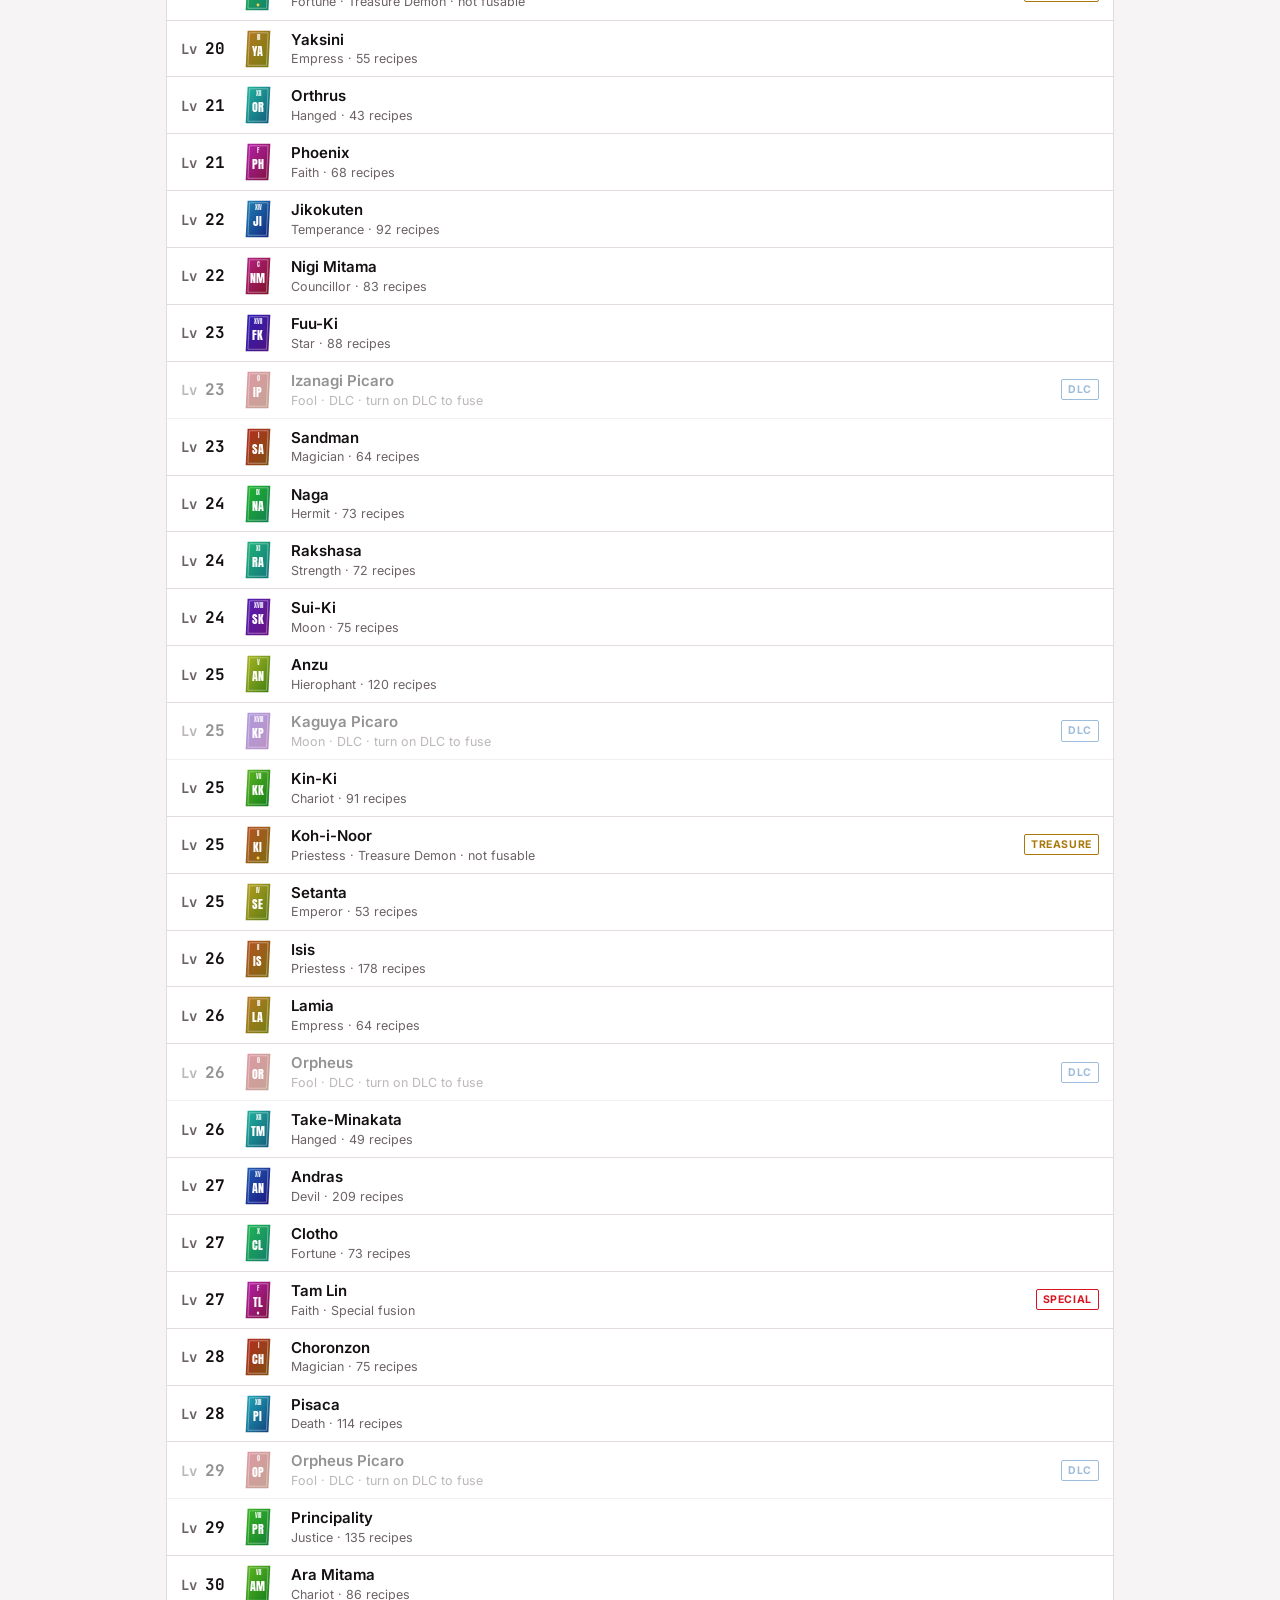
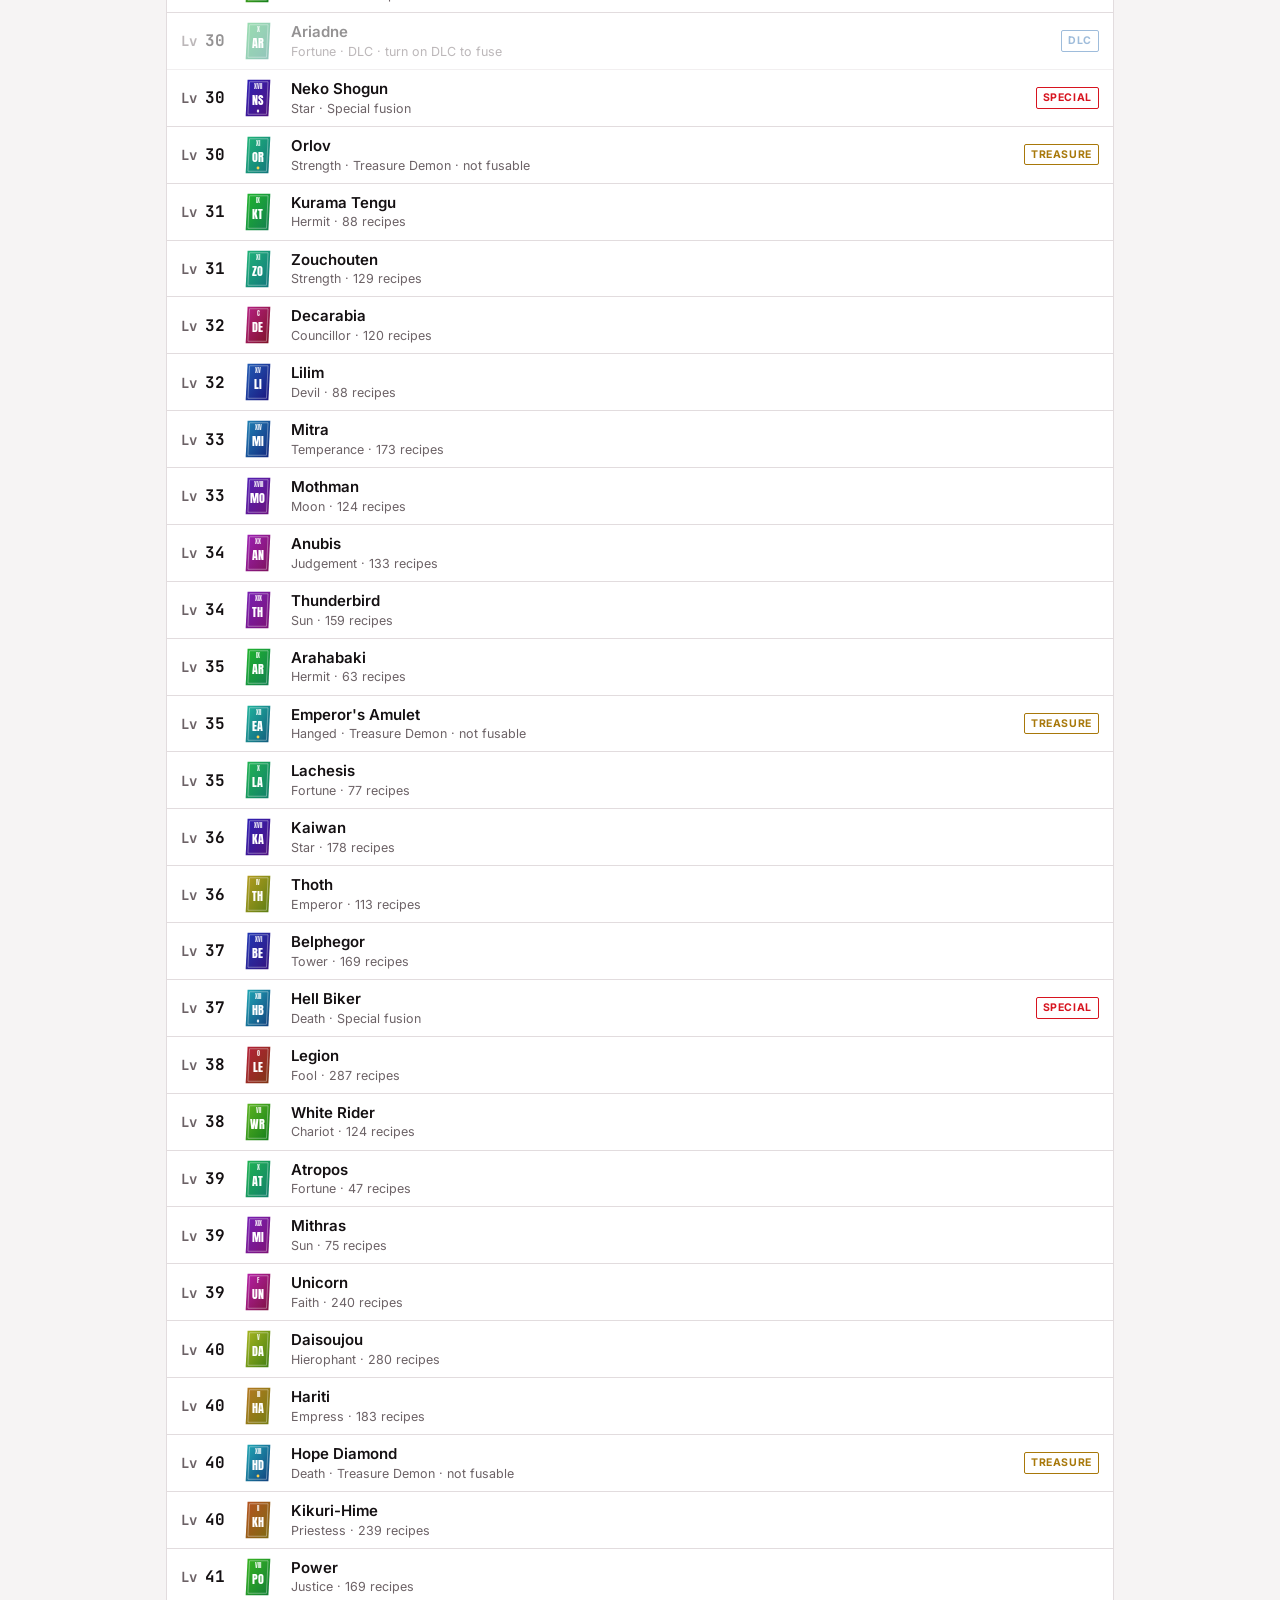
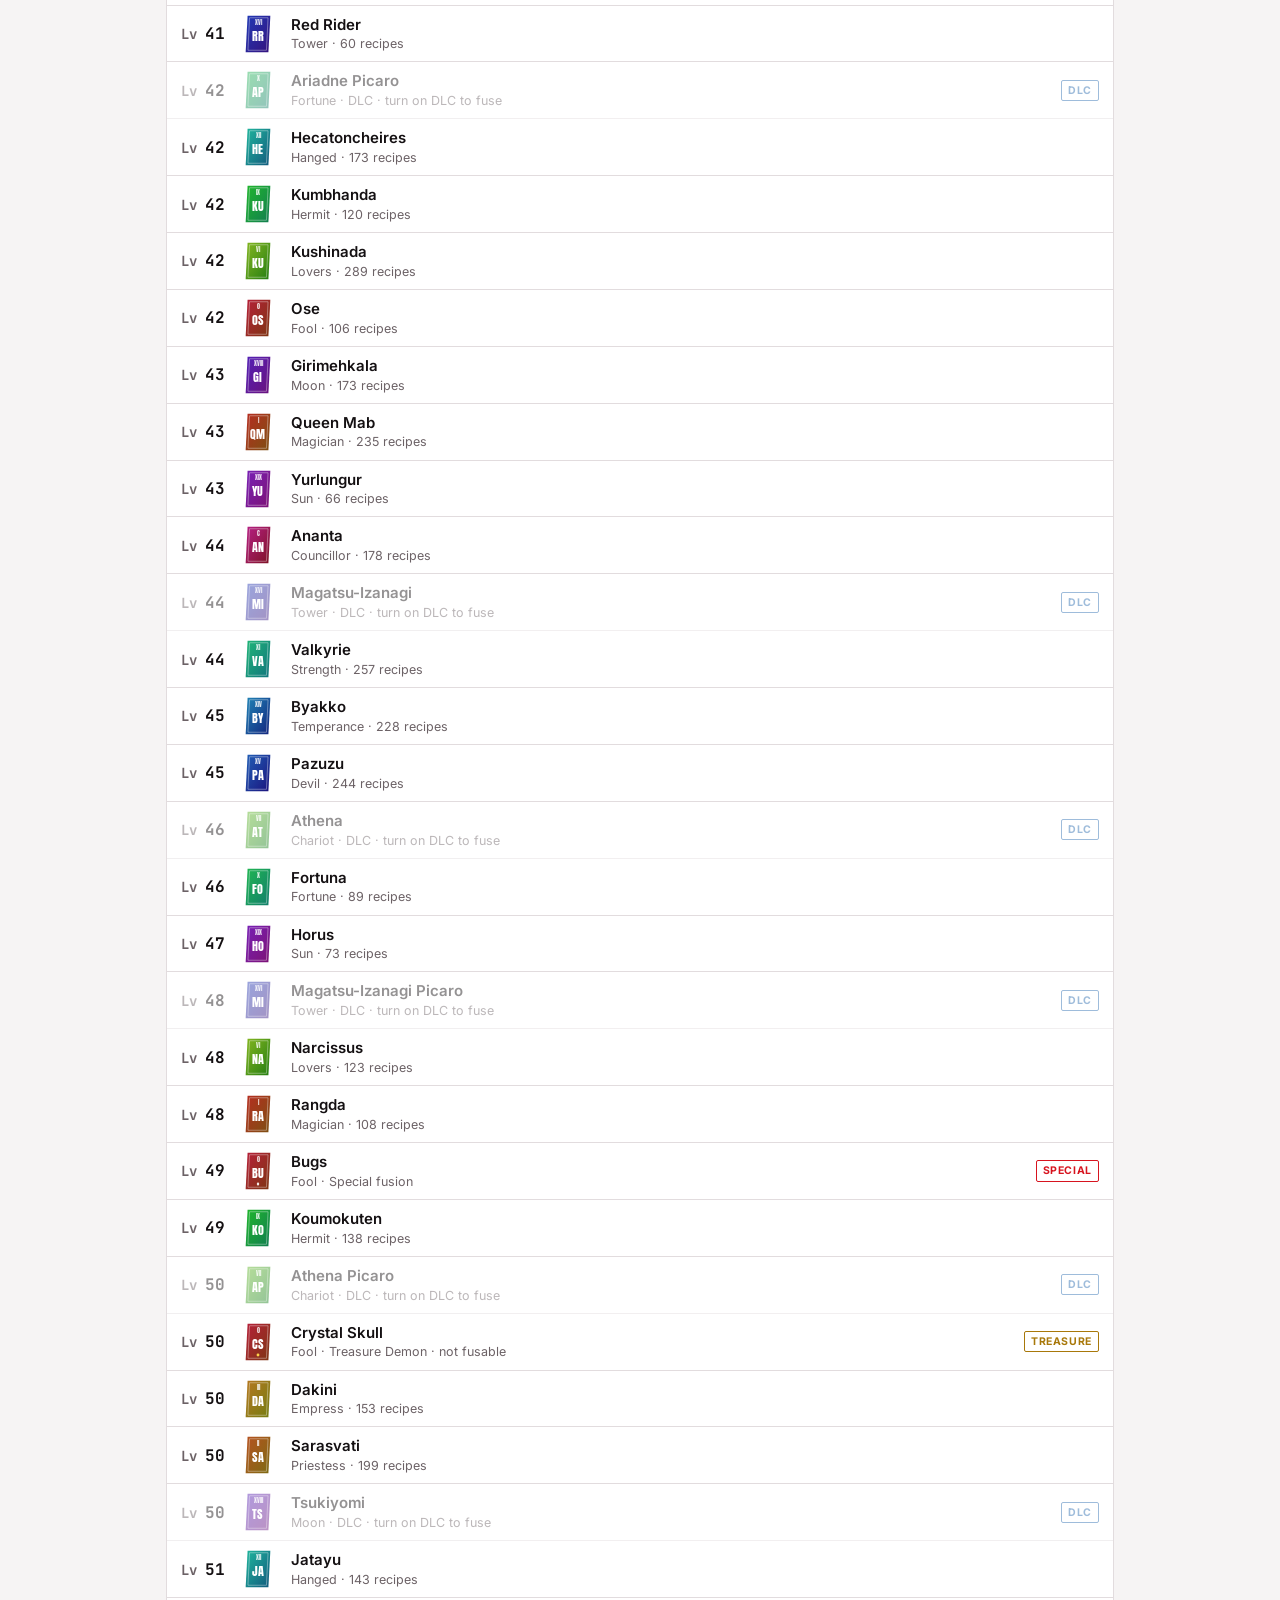
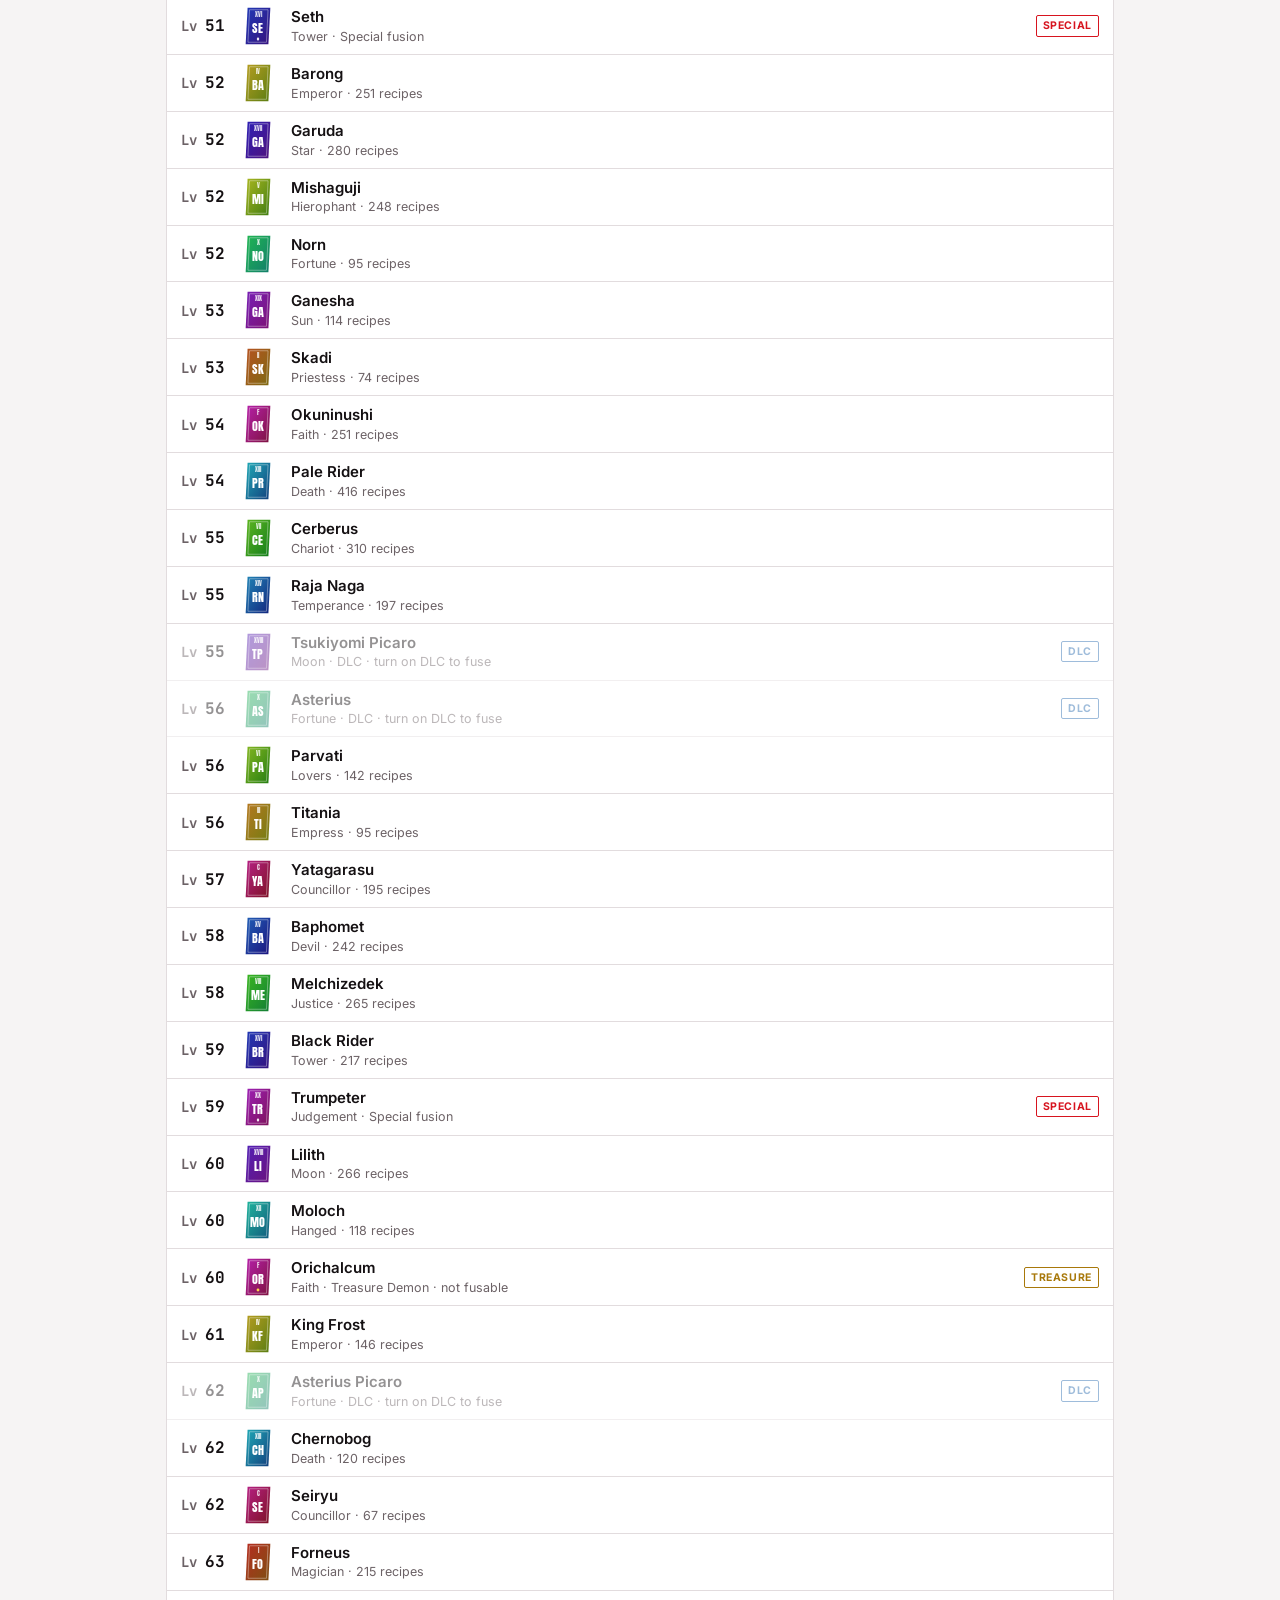
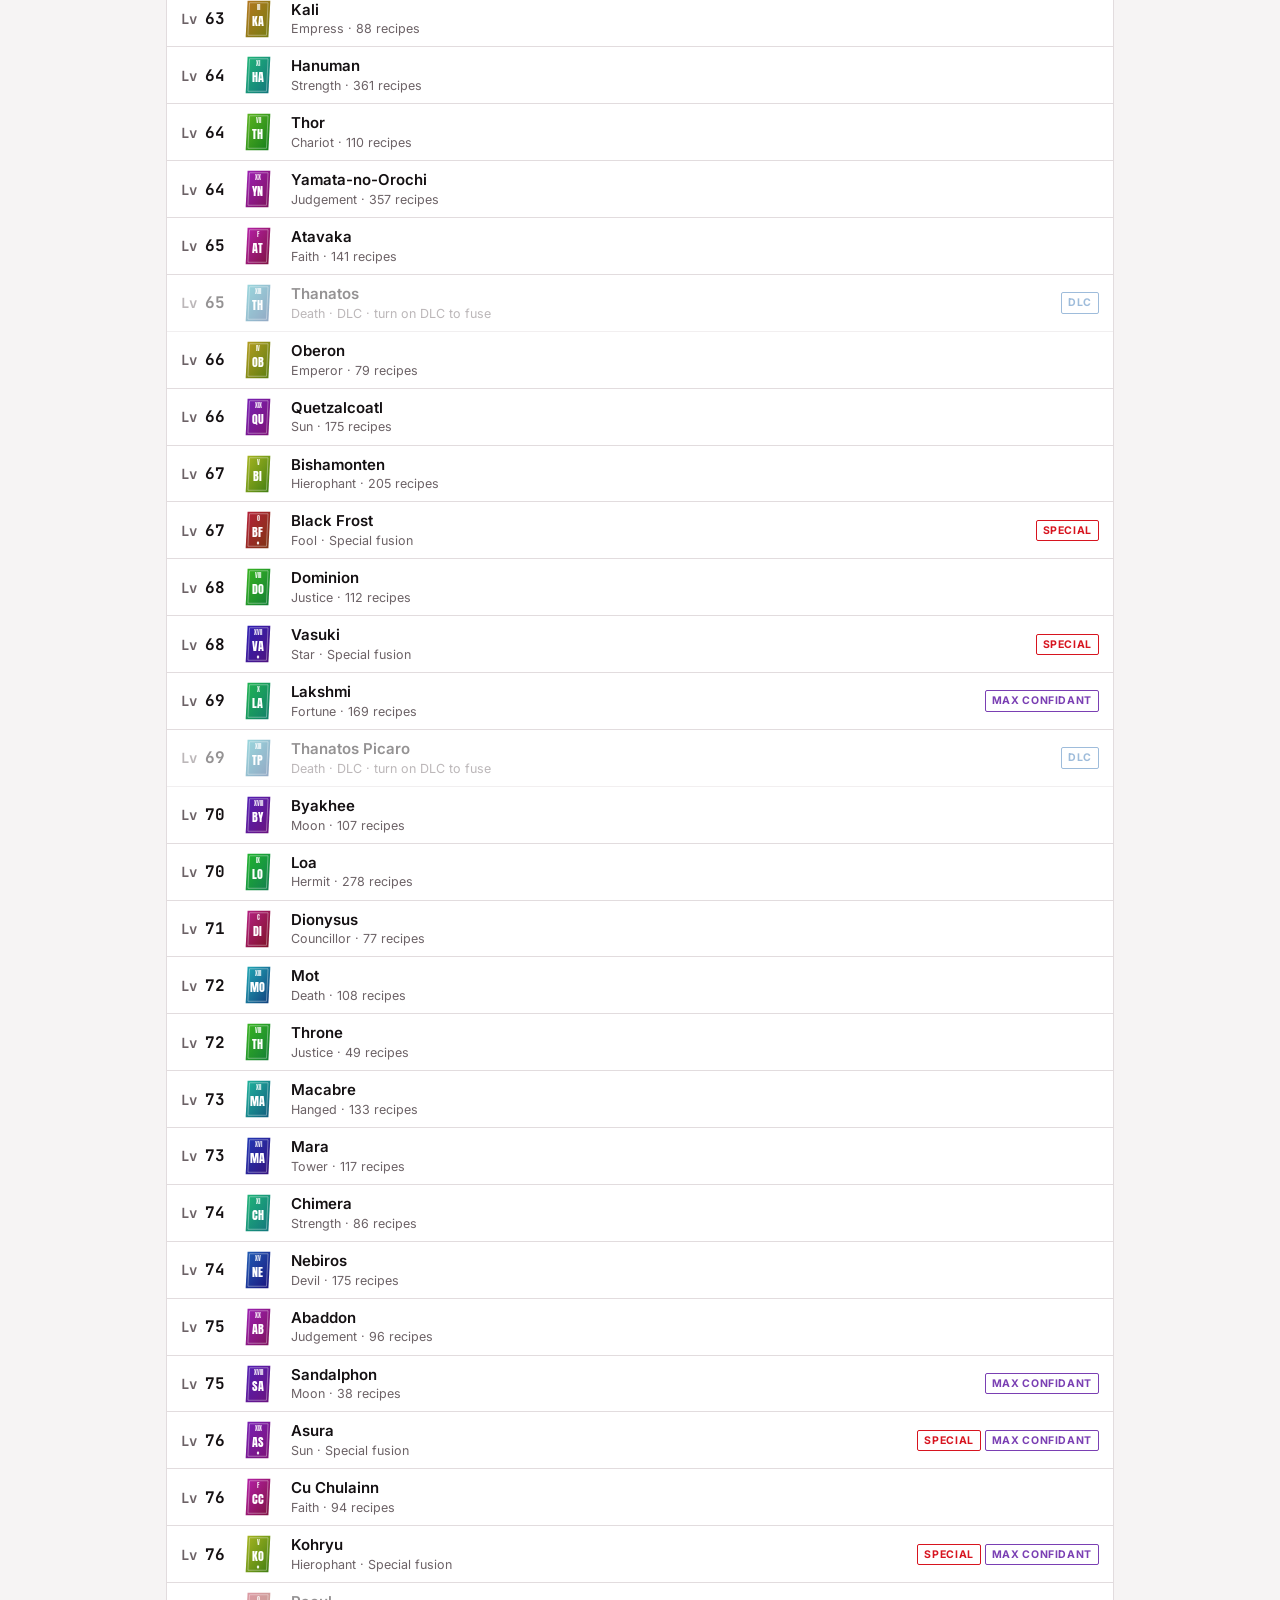
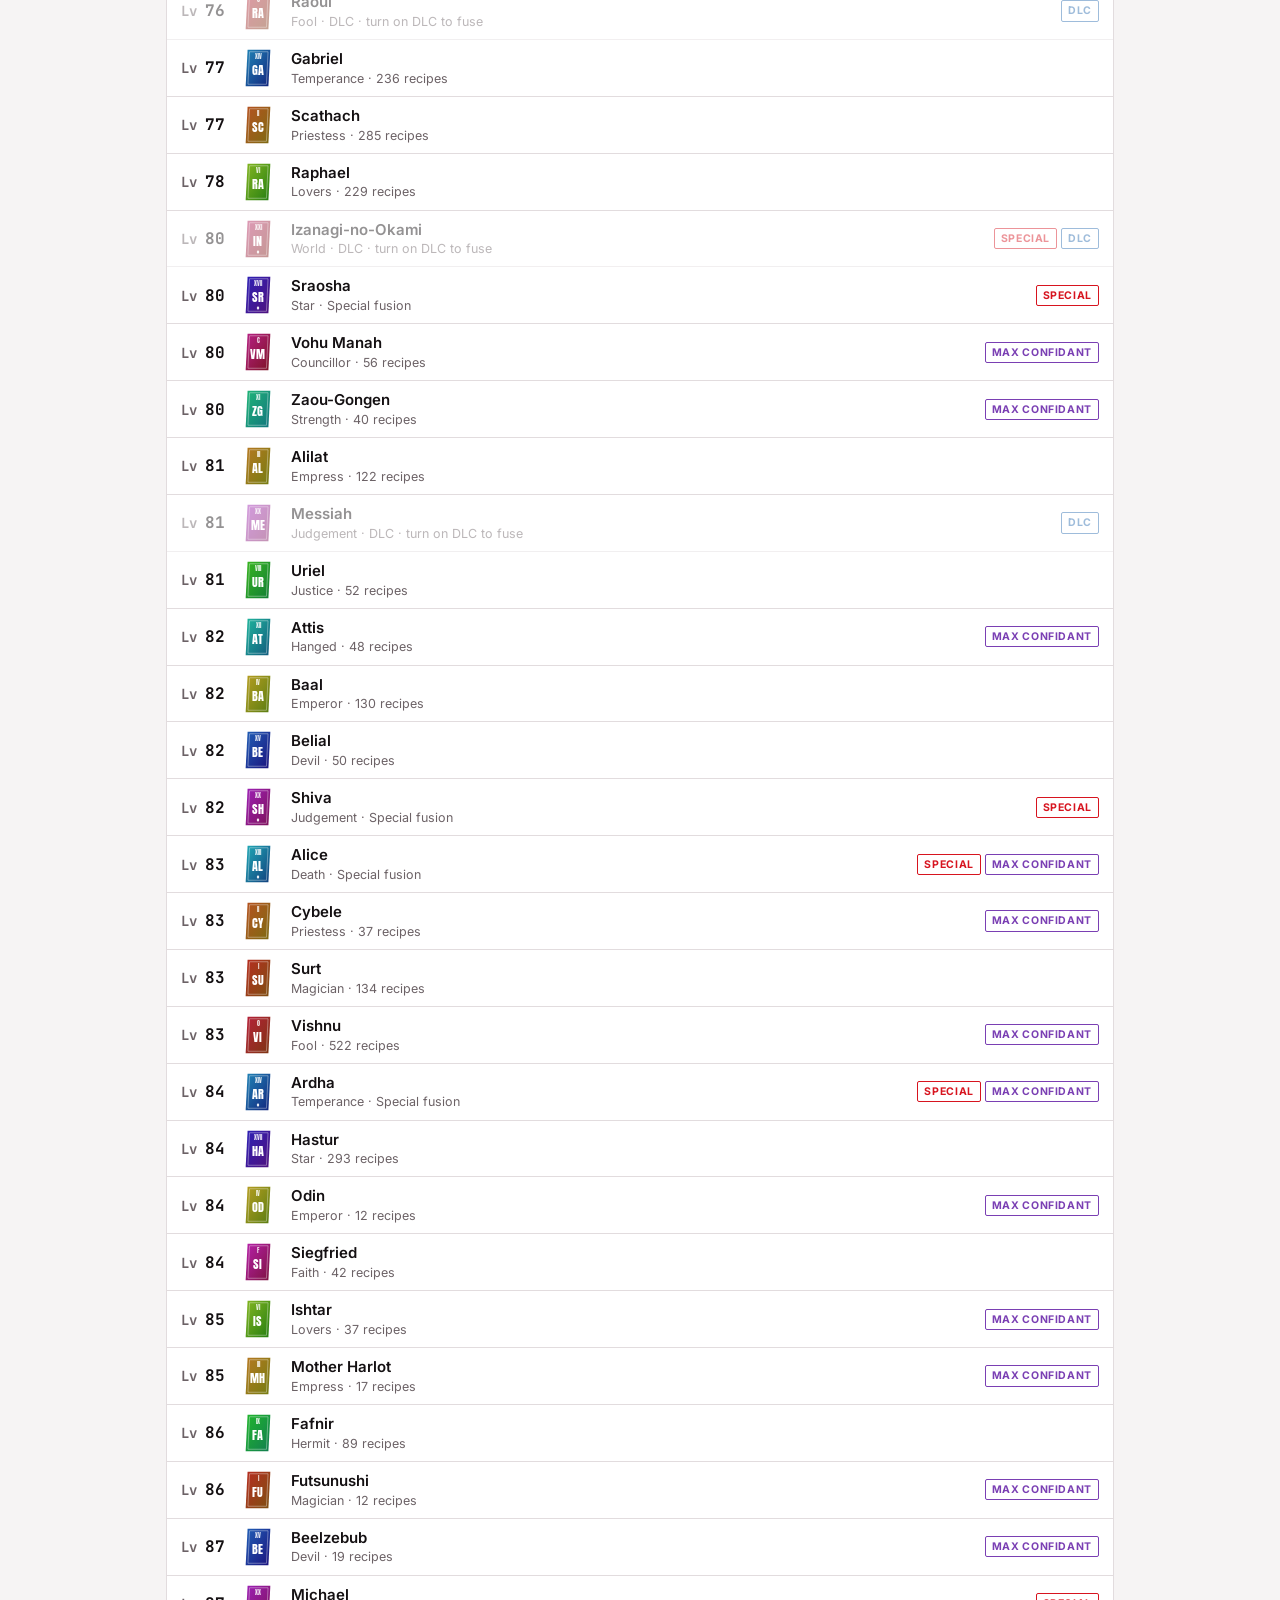
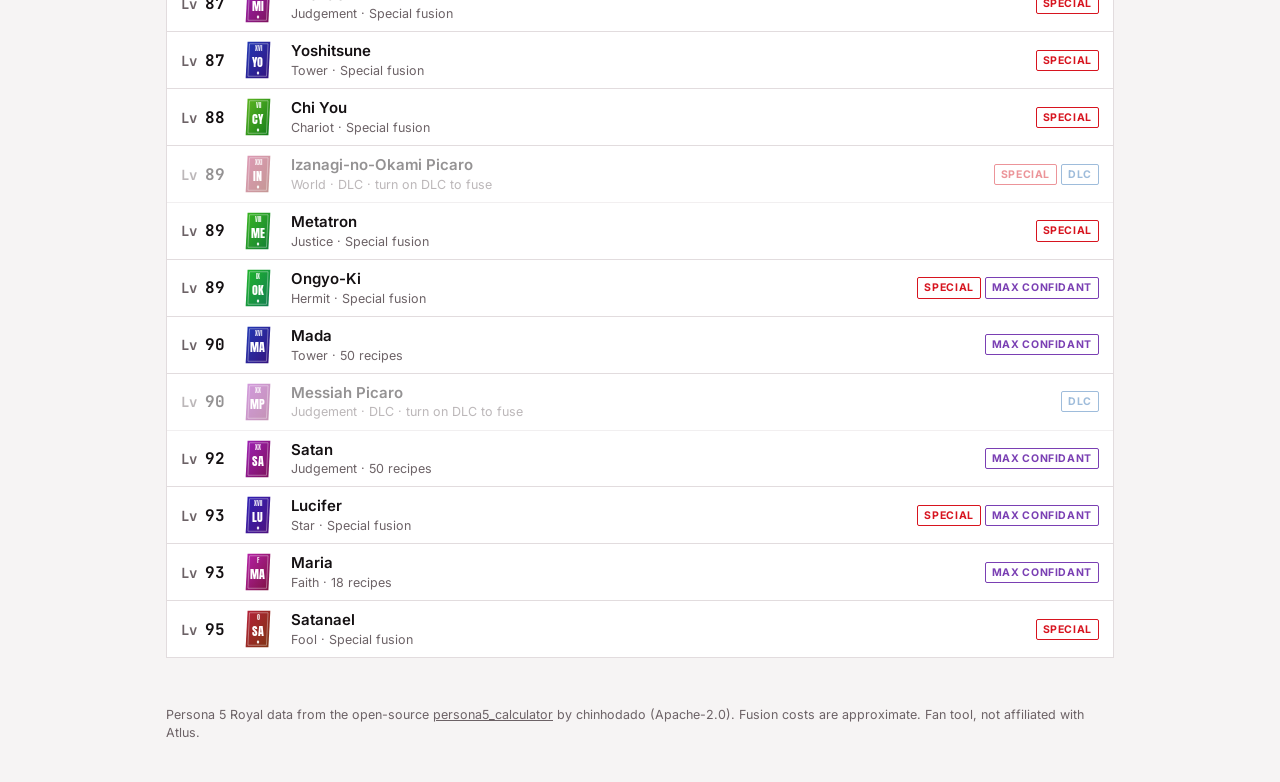
<file: apps/p5r-fusion/index.html>
<!doctype html>
<html lang="en">
<meta charset="utf-8">
<meta name="viewport" content="width=device-width, initial-scale=1">
<title>P5R Reverse Fusion</title>
<meta name="claude:viewport-fit-sides" content="cover">
<link rel="preconnect" href="https://fonts.googleapis.com">
<link rel="preconnect" href="https://fonts.gstatic.com" crossorigin>
<link rel="stylesheet" href="https://fonts.googleapis.com/css2?family=Anton&family=Inter:wght@400;500;600;700&family=JetBrains+Mono:wght@500;700&display=swap">
<style>
/* Layout: one column. Ink-black header band with slanted red tabs, then a ruled
   compendium list or a persona sheet (card + stats) with recipe rows below. */
:root {
  --bg: #f6f4f4;
  --surface: #ffffff;
  --ink: #141012;
  --muted: #6c6266;
  --line: #e2dcde;
  --red: #d7141f;
  --red-ink: #ffffff;
  --band: #141012;
  --band-fg: #f6f4f4;
  --chip: #f0ebec;
  --wk: #c8102e; --rs: #2b6cb0; --nu: #5a5a66; --rp: #7a3fb3; --ab: #1f8a4c; --none: #b9b0b3;
  --gold: #a8780a;
  --f-display: "Anton", "Impact", "Arial Narrow", sans-serif;
  --f-body: "Inter", system-ui, -apple-system, "Segoe UI", sans-serif;
  --f-mono: "JetBrains Mono", ui-monospace, "SFMono-Regular", Menlo, monospace;
}
@media (prefers-color-scheme: dark) {
  :root:not([data-theme="light"]) {
    --bg: #121012; --surface: #1c181a; --ink: #f2eced; --muted: #a2969a; --line: #332c2f;
    --red: #ff3340; --red-ink: #120507; --band: #050404; --band-fg: #f2eced; --chip: #2a2427;
    --wk: #ff5468; --rs: #63a4ff; --nu: #a3a3b2; --rp: #b884ff; --ab: #46cf82; --none: #5d5357;
    --gold: #e3b341; color-scheme: dark;
  }
}
:root[data-theme="dark"] {
  --bg: #121012; --surface: #1c181a; --ink: #f2eced; --muted: #a2969a; --line: #332c2f;
  --red: #ff3340; --red-ink: #120507; --band: #050404; --band-fg: #f2eced; --chip: #2a2427;
  --wk: #ff5468; --rs: #63a4ff; --nu: #a3a3b2; --rp: #b884ff; --ab: #46cf82; --none: #5d5357;
  --gold: #e3b341; color-scheme: dark;
}
* { box-sizing: border-box; }
body { background: var(--bg); color: var(--ink); font-family: var(--f-body); font-size: 15px; line-height: 1.45; }
body::before { content: ""; position: fixed; inset: 0 0 auto; height: env(safe-area-inset-top, 0px); z-index: 10; background: var(--band); }
.wrap { max-width: 980px; margin: 0 auto; padding-left: max(16px, env(safe-area-inset-left, 0px)); padding-right: max(16px, env(safe-area-inset-right, 0px)); }
a { color: inherit; }
button, input, select { font: inherit; color: inherit; }
:focus-visible { outline: 3px solid var(--red); outline-offset: 2px; }

/* header */
header { background: var(--band); color: var(--band-fg); position: sticky; top: env(safe-area-inset-top, 0px); z-index: 5; }
header .wrap { display: flex; align-items: flex-end; gap: 20px; flex-wrap: wrap; padding-block: 14px 0; }
.brand { font-family: var(--f-display); font-size: 26px; letter-spacing: .02em; line-height: 1; padding-bottom: 12px; text-transform: uppercase; }
.brand span { color: var(--red); }
nav.tabs { display: flex; gap: 6px; margin-left: auto; }
nav.tabs a { text-decoration: none; font-family: var(--f-display); text-transform: uppercase; letter-spacing: .06em; font-size: 15px;
  padding: 9px 18px 8px; background: transparent; color: var(--band-fg); clip-path: polygon(8px 0, 100% 0, calc(100% - 8px) 100%, 0 100%); opacity: .7; }
nav.tabs a:hover { opacity: 1; background: #ffffff14; }
nav.tabs a[aria-current="page"] { background: var(--red); color: #fff; opacity: 1; }

main { padding-block: 20px 48px; }
.crumbs { display: flex; flex-wrap: wrap; gap: 4px 6px; align-items: center; font-size: 13px; color: var(--muted); margin-bottom: 14px; min-height: 20px; }
.crumbs a { text-decoration: none; color: var(--muted); }
.crumbs a:hover { color: var(--red); text-decoration: underline; }
.crumbs .sep { opacity: .5; }
.crumbs .here { color: var(--ink); font-weight: 600; }

h1, h2 { font-family: var(--f-display); font-weight: 400; text-transform: uppercase; letter-spacing: .02em; text-wrap: balance; margin: 0; }
h2 { font-size: 22px; }

/* controls */
.controls { display: flex; flex-wrap: wrap; gap: 10px; align-items: center; margin-bottom: 14px; }
.controls input[type="search"], .controls select { background: var(--surface); border: 1.5px solid var(--line); border-radius: 2px; padding: 8px 10px; min-width: 0; }
.controls input[type="search"] { flex: 1 1 220px; }
.controls input[type="search"]:focus, .controls select:focus { border-color: var(--red); outline: none; }
.toggle { display: inline-flex; gap: 8px; align-items: center; font-size: 14px; cursor: pointer; user-select: none; }
.toggle input { accent-color: var(--red); width: 16px; height: 16px; }
.count { color: var(--muted); font-size: 13px; font-variant-numeric: tabular-nums; }

/* compendium list */
.list { background: var(--surface); border: 1px solid var(--line); }
.row { display: grid; grid-template-columns: 52px 34px minmax(0, 1fr) auto; gap: 12px; align-items: center; padding: 8px 14px; border-bottom: 1px solid var(--line); text-decoration: none; }
.row:last-child { border-bottom: 0; }
.row:hover { background: var(--chip); }
.row:hover .nm { color: var(--red); }
.lv { font-family: var(--f-mono); font-variant-numeric: tabular-nums; font-weight: 700; font-size: 14px; color: var(--muted); }
.lv b { color: var(--ink); font-size: 16px; }
.nm { font-weight: 600; min-width: 0; overflow-wrap: anywhere; }
.nm small { display: block; font-weight: 400; color: var(--muted); font-size: 12.5px; }
.badges { display: flex; gap: 4px; flex-wrap: wrap; justify-content: flex-end; }
.bd { font-size: 10.5px; font-weight: 700; letter-spacing: .06em; text-transform: uppercase; padding: 2px 6px; border: 1.5px solid currentColor; border-radius: 2px; white-space: nowrap; }
.bd.special { color: var(--red); }
.bd.rare { color: var(--gold); }
.bd.dlc { color: var(--rs); }
.bd.mx { color: var(--rp); }
.row.off { opacity: .45; }

/* arcana glyph */
.glyph { display: block; }
.glyph text { font-family: var(--f-display); }

/* persona sheet */
.sheet { display: grid; grid-template-columns: auto minmax(0, 1fr); gap: 22px; align-items: start; background: var(--surface); border: 1px solid var(--line); padding: 20px; position: relative; overflow: hidden; }
.sheet::after { content: ""; position: absolute; right: -40px; top: 0; bottom: 0; width: 120px; background: var(--red); transform: skewX(-14deg); opacity: .08; pointer-events: none; }
.sheet h1 { font-size: clamp(30px, 6vw, 48px); line-height: 1; }
.meta { display: flex; flex-wrap: wrap; gap: 6px 14px; align-items: center; margin: 8px 0 14px; color: var(--muted); font-size: 14px; }
.meta strong { color: var(--ink); }
.statgrid { display: grid; grid-template-columns: repeat(auto-fit, minmax(240px, 1fr)); gap: 18px 28px; }
.stats { display: grid; gap: 5px; }
.stat { display: grid; grid-template-columns: 26px 30px minmax(0, 1fr); gap: 8px; align-items: center; font-size: 13px; }
.stat .k { font-weight: 700; color: var(--muted); letter-spacing: .04em; }
.stat .v { font-family: var(--f-mono); font-weight: 700; text-align: right; font-variant-numeric: tabular-nums; }
.bar { height: 8px; background: var(--chip); position: relative; }
.bar i { position: absolute; inset: 0 auto 0 0; background: var(--ink); clip-path: polygon(0 0, 100% 0, calc(100% - 4px) 100%, 0 100%); }
.elems { display: grid; grid-template-columns: repeat(5, minmax(0, 1fr)); gap: 4px; }
.el { text-align: center; border: 1px solid var(--line); padding: 4px 2px; }
.el .k { display: block; font-size: 10.5px; color: var(--muted); font-weight: 600; letter-spacing: .04em; text-transform: uppercase; }
.el .v { display: block; font-family: var(--f-mono); font-weight: 700; font-size: 13px; text-transform: uppercase; }
.v.wk { color: var(--wk); } .v.rs { color: var(--rs); } .v.nu { color: var(--nu); } .v.rp { color: var(--rp); } .v.ab { color: var(--ab); } .v.none { color: var(--none); }
.sublabel { font-size: 11px; font-weight: 700; letter-spacing: .1em; text-transform: uppercase; color: var(--muted); margin: 0 0 6px; }
.skills { display: flex; flex-wrap: wrap; gap: 4px 6px; margin-top: 16px; }
.sk { font-size: 12.5px; background: var(--chip); padding: 3px 8px; border-radius: 2px; }
.sk b { font-family: var(--f-mono); font-size: 11.5px; color: var(--muted); margin-left: 4px; font-weight: 500; }
.legend { font-size: 12px; color: var(--muted); margin-top: 8px; }

/* recipe section */
.sec-head { display: flex; flex-wrap: wrap; align-items: center; gap: 10px 16px; margin: 28px 0 12px; }
.seg { display: inline-flex; border: 1.5px solid var(--ink); }
.seg button { background: transparent; border: 0; padding: 7px 14px; cursor: pointer; font-weight: 600; font-size: 14px; }
.seg button[aria-pressed="true"] { background: var(--ink); color: var(--bg); }
.note { font-size: 13px; color: var(--muted); margin: 0 0 12px; max-width: 70ch; }
.recipes { display: grid; gap: 6px; }
.recipe { display: flex; flex-wrap: wrap; align-items: center; gap: 6px 8px; background: var(--surface); border: 1px solid var(--line); padding: 8px 10px; }
.recipe .op { font-family: var(--f-mono); font-weight: 700; color: var(--red); font-size: 18px; line-height: 1; }
.recipe .cost { margin-left: auto; font-family: var(--f-mono); font-size: 12.5px; color: var(--muted); font-variant-numeric: tabular-nums; white-space: nowrap; }
.pchip { display: inline-flex; align-items: center; gap: 8px; text-decoration: none; padding: 4px 10px 4px 4px; background: var(--chip); border-radius: 2px; min-width: 0; max-width: 100%; }
.pchip:hover { background: var(--red); color: #fff; }
.pchip:hover small { color: #ffffffcc; }
.pchip .plv { font-family: var(--f-mono); font-weight: 700; font-size: 12px; background: var(--ink); color: var(--bg); padding: 2px 5px; min-width: 28px; text-align: center; }
.pchip span { font-weight: 600; overflow-wrap: anywhere; }
.pchip small { color: var(--muted); font-size: 12px; font-weight: 400; }
.pchip.result { background: transparent; border: 1.5px solid var(--ink); }
.pchip.result:hover { border-color: var(--red); }
.empty { background: var(--surface); border: 1px dashed var(--line); padding: 22px; color: var(--muted); }
.more { margin-top: 10px; background: transparent; border: 1.5px solid var(--ink); padding: 8px 16px; cursor: pointer; font-weight: 600; }
.more:hover { background: var(--ink); color: var(--bg); }

/* forward tab */
.fuse-grid { display: grid; grid-template-columns: minmax(0, 1fr) auto minmax(0, 1fr); gap: 12px; align-items: end; }
.fuse-grid label { display: grid; gap: 6px; font-size: 12px; font-weight: 700; letter-spacing: .08em; text-transform: uppercase; color: var(--muted); }
.fuse-grid select { width: 100%; background: var(--surface); border: 1.5px solid var(--line); padding: 9px 10px; font-size: 15px; text-transform: none; letter-spacing: 0; font-weight: 400; color: var(--ink); }
.fuse-grid .op { font-family: var(--f-display); font-size: 28px; color: var(--red); padding-bottom: 6px; }
.fuse-out { margin-top: 18px; display: flex; flex-wrap: wrap; align-items: center; gap: 12px; background: var(--surface); border: 1px solid var(--line); padding: 16px; min-height: 70px; }
.fuse-out .eq { font-family: var(--f-display); font-size: 24px; color: var(--red); }

footer { color: var(--muted); font-size: 12.5px; padding-block: 0 32px; }
footer a { color: var(--muted); }

@media (max-width: 560px) {
  .sheet { grid-template-columns: 1fr; padding: 16px; }
  .brand { font-size: 22px; }
  nav.tabs { margin-left: 0; }
  nav.tabs a { padding: 8px 12px 7px; font-size: 14px; }
  .row { grid-template-columns: 44px 30px minmax(0, 1fr); }
  .row .badges { grid-column: 3; justify-content: flex-start; }
  .fuse-grid { grid-template-columns: 1fr; }
  .fuse-grid .op { padding: 0; text-align: center; }
  .recipe .cost { margin-left: 0; width: 100%; }
}
@media (prefers-reduced-motion: no-preference) {
  .pchip, .row, nav.tabs a { transition: background-color .12s, color .12s; }
}
</style>

<header>
  <div class="wrap">
    <div class="brand">P5R <span>Fusion</span></div>
    <nav class="tabs" aria-label="Sections">
      <a href="#" data-tab="reverse">Reverse Calculator</a>
      <a href="#fuse" data-tab="fuse">Fuse Two</a>
    </nav>
  </div>
</header>
<main class="wrap" id="app"></main>
<footer class="wrap">
  Persona 5 Royal data from the open-source <a href="https://github.com/chinhodado/persona5_calculator" target="_blank" rel="noopener">persona5_calculator</a> by chinhodado (Apache-2.0). Fusion costs are approximate. Fan tool, not affiliated with Atlus.
</footer>

<script type="application/json" id="p5r-data">{"P":{"Abaddon":{"l":75,"a":"Judgement","s":[51,42,58,38,43],"e":["ab","ab","-","-","-","-","-","-","rs","ab"],"t":"Mouth of Savoring","k":{"Mabufudyne":0,"Megaton Raid":0,"Enduring Soul":0,"Flash Bomb":78,"Ailment Boost":79,"Absorb Phys":80,"Gigantomachia":81},"i":"Curse"},"Agathion":{"l":3,"a":"Chariot","s":[3,4,5,7,3],"e":["-","rs","-","-","rs","wk","-","-","-","-"],"t":"Rare Antibody","k":{"Dia":0,"Baisudi":0,"Lunge":4,"Rakukaja":6,"Zio":7,"Dodge Elec":8},"i":"Electric"},"Alice":{"l":83,"a":"Death","s":[45,61,49,54,47],"e":["-","-","-","-","-","-","rs","rs","wk","rp"],"t":"Just Die","k":{"Mamudoon":0,"Mudo Boost":0,"Maeigaon":0,"Die For Me!":85,"Megidolaon":86,"Concentrate":87,"Survival Trick":88},"i":"Curse","special":1,"mx":1},"Alilat":{"l":81,"a":"Empress","s":[45,54,57,49,45],"e":["rp","rp","wk","ab","-","-","nu","-","-","wk"],"t":"Frigid Bloodline","k":{"Diamond Dust":0,"Marakukaja":0,"Freeze Boost":0,"Mabufudyne":82,"Concentrate":83,"Auto-Maraku":85,"Ice Amp":86,"Ice Age":87},"i":"Ice"},"Ame-no-Uzume":{"l":13,"a":"Lovers","s":[7,10,9,11,9],"e":["-","-","ab","-","-","-","wk","-","-","-"],"t":"Electric Bloodline","k":{"Mazio":0,"Magaru":0,"Media":0,"Nocturnal Flash":15,"Baisudi":16,"Divine Grace":18},"i":"Almighty"},"Ananta":{"l":44,"a":"Councillor","s":[26,30,31,27,25],"e":["-","-","-","ab","wk","-","-","-","-","-"],"t":"Atomic Bloodline","k":{"Mafreila":0,"Defense Master":0,"Elec Wall":0,"Abysmal Surge":46,"Growth 2":47,"Marakukaja":48,"Freidyne":49,"Nuke Boost":50},"i":"Nuclear"},"Andras":{"l":27,"a":"Devil","s":[15,19,19,21,14],"e":["-","-","wk","rs","-","-","rs","-","wk","nu"],"t":"Foul Odor","k":{"Foul Breath":0,"Terror Claw":0,"Evil Touch":28,"Fear Boost":29,"Rakunda":31,"Ghastly Wail":32},"i":"Ice"},"Angel":{"l":9,"a":"Justice","s":[6,9,5,9,5],"e":["-","wk","-","-","rs","-","-","-","nu","wk"],"t":"Skillful Combo","k":{"Kouha":0,"Makajam":0,"Dia":0,"Baisudi":10,"Dodge Curse":11,"Dekunda":12},"i":"Bless"},"Anubis":{"l":34,"a":"Judgement","s":[19,24,22,21,23],"e":["-","rs","-","-","-","-","rs","-","nu","nu"],"t":"Deathly Illness","k":{"Hamaon":0,"Mudoon":0,"Makouga":0,"Maeiga":36,"Dekunda":37,"Resist Bless":38},"i":"Almighty"},"Anzu":{"l":25,"a":"Hierophant","s":[14,18,15,21,14],"e":["-","wk","-","-","rs","rp","-","wk","-","-"],"t":"Wind Bloodline","k":{"Garula":0,"Masukukaja":0,"Wind Break":0,"Assault Dive":27,"Dekaja":28,"Null Forget":29},"i":"Wind"},"Apsaras":{"l":11,"a":"Priestess","s":[7,11,6,10,6],"e":["-","-","wk","rs","wk","-","-","-","-","-"],"t":"Internal Hypnosis","k":{"Rebellion":0,"Ice Wall":0,"Bufu":0,"Media":13,"Elec Wall":14,"Wind Wall":16},"i":"Ice"},"Ara Mitama":{"l":30,"a":"Chariot","s":[20,18,20,20,19],"e":["rs","-","-","wk","-","-","-","-","-","-"],"t":"Atomic Bloodline","k":{"Miracle Punch":0,"Freila":0,"Taunt":0,"Rebellion":31,"Marakunda":32,"Rage Boost":34,"Matarukaja":35},"i":"Nuclear"},"Arahabaki":{"l":35,"a":"Hermit","s":[21,23,22,24,22],"e":["rp","rp","-","-","-","-","wk","wk","rs","rs"],"t":"Immunity","k":{"Makarakarn":0,"Abysmal Surge":0,"Null Brainwash":0,"Spirit Drain":37,"Flash Bomb":38,"Defense Master":39},"i":"Ailment"},"Archangel":{"l":14,"a":"Justice","s":[11,9,10,12,7],"e":["-","-","-","-","wk","-","-","-","nu","wk"],"t":"Skillful Combo","k":{"Giant Slice":0,"Dazzler":0,"Hama":0,"Rebellion":16,"Power Slash":17,"Vajra Blast":19},"i":"Bless"},"Ardha":{"l":84,"a":"Temperance","s":[54,56,55,54,40],"e":["rs","-","-","nu","nu","-","-","-","-","-"],"t":"Naranari","k":{"God's Hand":0,"Cosmic Flare":0,"Invigorate 3":0,"Agneyastra":87,"Auto-Masuku":88,"Fortified Moxy":89,"Salvation":90},"i":"Almighty","special":1,"mx":1},"Arsène":{"l":1,"a":"Fool","s":[2,2,2,3,1],"e":["-","-","-","wk","-","-","-","-","wk","rs"],"t":"Pinch Anchor","k":{"Eiha":0,"Cleave":2,"Sukunda":4,"Dream Needle":5,"Adverse Resolve":7},"i":"Curse"},"Asura":{"l":76,"a":"Sun","s":[52,48,51,49,35],"e":["-","-","nu","-","-","-","wk","rp","-","-"],"t":"Atomic Hellscape","k":{"Atomic Flare":0,"Mahamaon":0,"Marakukaja":0,"Auto-Mataru":78,"Mafreidyne":79,"High Counter":80,"Unshaken Will":81},"i":"Nuclear","special":1,"mx":1},"Atavaka":{"l":65,"a":"Faith","s":[51,36,43,38,34],"e":["rs","nu","rp","-","-","-","-","-","-","rs"],"t":"Savior Bloodline","k":{"Maragidyne":0,"Oni Kagura":0,"Mediarahan":0,"High Counter":67,"Samarecarm":68,"Brave Blade":70,"Attack Master":71},"i":"Physical"},"Atropos":{"l":39,"a":"Fortune","s":[23,30,22,27,22],"e":["-","-","wk","-","-","nu","-","-","-","-"],"t":"Mighty Gaze","k":{"Mazionga":0,"Fire Wall":0,"Elec Break":0,"Mediarama":41,"Elec Boost":42,"Ziodyne":44,"Concentrate":45},"i":"Electric"},"Attis":{"l":82,"a":"Hanged","s":[49,50,48,54,52],"e":["-","-","nu","-","-","rp","-","-","-","wk"],"t":"Vitality of the Tree","k":{"Maragidyne":0,"Salvation":0,"Thermopylae":0,"Enduring Soul":84,"Samarecarm":85,"Absorb Curse":86,"Blazing Hell":88},"i":"Fire","mx":1},"Baal":{"l":82,"a":"Emperor","s":[54,58,53,47,41],"e":["-","-","rs","-","-","ab","-","-","rs","-"],"t":"Wind Bloodline","k":{"Panta Rhei":0,"Revolution":0,"Matarukaja":0,"Ayamur":84,"Tetraja":85,"Charge":86,"Vacuum Wave":87},"i":"Wind"},"Baphomet":{"l":58,"a":"Devil","s":[34,42,36,38,31],"e":["-","-","rs","-","-","-","-","-","wk","nu"],"t":"Thermal Conduct","k":{"Agidyne":0,"Evade Fire":0,"Burn Boost":0,"Bufudyne":59,"Ziodyne":61,"Shock Boost":62,"Freeze Boost":63},"i":"Almighty"},"Barong":{"l":52,"a":"Emperor","s":[33,35,33,37,25],"e":["-","rs","-","-","rs","wk","-","-","nu","wk"],"t":"Blessed Bloodline","k":{"Ziodyne":0,"Wage War":0,"Invigorate 2":0,"Elec Break":54,"Null Elec":55,"Maziodyne":57},"i":"Electric"},"Beelzebub":{"l":87,"a":"Devil","s":[55,61,54,56,42],"e":["-","-","ab","-","-","-","-","-","wk","rp"],"t":"Mother's Lament","k":{"Maeigaon":0,"Mamudoon":0,"Evil Smile":0,"Curse Amp":88,"Concentrate":89,"Demonic Decree":90,"Repel Ice":91,"Megidolaon":92},"i":"Curse","mx":1},"Belial":{"l":82,"a":"Devil","s":[52,53,51,48,49],"e":["nu","-","-","rs","-","-","-","-","-","nu"],"t":"Bloodstained Eyes","k":{"Eigaon":0,"Bloodbath":0,"Curse Amp":0,"Maeigaon":84,"Fear Boost":85,"Mamudoon":86,"Demonic Decree":88},"i":"Curse"},"Belphegor":{"l":37,"a":"Tower","s":[25,27,24,23,19],"e":["-","-","wk","rs","rs","-","-","rs","-","rp"],"t":"Intense Focus","k":{"Mabufula":0,"Ice Break":0,"Null Rage":38,"Dodge Fire":39,"Bufudyne":41,"Concentrate":42},"i":"Ice"},"Berith":{"l":9,"a":"Hierophant","s":[9,6,8,8,3],"e":["-","nu","rs","wk","-","-","-","-","-","-"],"t":"Crisis Control","k":{"Cleave":0,"Rakukaja":0,"Tarukaja":10,"Dodge Fire":11,"Power Slash":13},"i":"Physical"},"Bicorn":{"l":4,"a":"Hermit","s":[5,3,3,5,3],"e":["-","-","-","-","wk","-","-","-","-","rs"],"t":"Striking Weight","k":{"Lunge":0,"Tarunda":0,"Garu":6,"Ice Wall":7,"Apt Pupil":8},"i":"Wind"},"Bishamonten":{"l":67,"a":"Hierophant","s":[51,37,42,44,34],"e":["-","-","ab","wk","-","-","-","-","rs","rs"],"t":"Savior Bloodline","k":{"Freidyne":0,"Diarahan":0,"Deadly Fury":0,"Mafreidyne":69,"Nuke Amp":71,"Tetrakarn":72,"God's Hand":73},"i":"Nuclear"},"Black Frost":{"l":67,"a":"Fool","s":[44,46,41,42,35],"e":["-","-","rp","ab","-","-","-","nu","-","rp"],"t":"Frigid Bloodline","k":{"Mabufudyne":0,"One-shot Kill":0,"Miracle Punch":0,"Ice Amp":68,"Freeze Boost":70,"Repel Fire":71,"Diamond Dust":72},"i":"Almighty","special":1},"Black Ooze":{"l":18,"a":"Moon","s":[15,7,16,8,15],"e":["rs","rs","-","rs","wk","-","wk","-","wk","nu"],"t":"Rare Antibody","k":{"Sledgehammer":0,"Evil Touch":0,"Foul Breath":0,"Ambient Aid":20,"Headbutt":21,"Brain Jack":23,"Flash Bomb":24},"i":"Curse"},"Black Rider":{"l":59,"a":"Tower","s":[36,42,34,42,30],"e":["-","-","wk","ab","-","-","-","-","rs","rs"],"t":"Gloomy Child","k":{"Mamudoon":0,"Flash Bomb":0,"Maeigaon":0,"Ambient Aid":60,"Bloodbath":61,"Ghastly Wail":63,"Megidola":64},"i":"Curse"},"Bugs":{"l":49,"a":"Fool","s":[35,33,30,32,24],"e":["-","-","-","-","-","-","rs","wk","-","nu"],"t":"Potent Hypnosis","k":{"Miracle Punch":0,"Masukunda":0,"Psiodyne":0,"Auto-Mataru":51,"Triple Down":52,"Evade Phys":54,"Fast Heal":55},"i":"Almighty","special":1},"Byakhee":{"l":70,"a":"Moon","s":[42,49,43,51,32],"e":["-","-","nu","wk","-","nu","-","wk","-","nu"],"t":"Heated Bloodline","k":{"Agidyne":0,"Foul Breath":0,"Death Scythe":0,"Maragidyne":72,"Ailment Boost":73,"Fire Break":74,"Heat Riser":75},"i":"Fire"},"Byakko":{"l":45,"a":"Temperance","s":[35,28,30,32,17],"e":["-","-","wk","ab","-","-","-","wk","-","rs"],"t":"Retaliating Body","k":{"Swift Strike":0,"Mabufula":0,"Counterstrike":0,"Ice Boost":47,"Ice Break":48,"Evade Fire":49,"Null Rage":50,"Bufudyne":51},"i":"Ice"},"Cait Sith":{"l":5,"a":"Magician","s":[6,4,4,5,3],"e":["-","-","-","-","rs","wk","-","-","-","-"],"t":"Thermal Conduct","k":{"Agi":0,"Cleave":0,"Tarukaja":0,"Resist Sleep":6,"Sukukaja":7,"Media":9},"i":"Ailment"},"Cerberus":{"l":55,"a":"Chariot","s":[39,35,32,39,27],"e":["-","-","ab","wk","-","-","-","rs","-","-"],"t":"Heated Bloodline","k":{"Agidyne":0,"Megaton Raid":0,"Rebellion":56,"High Counter":57,"Maragidyne":58,"Enduring Soul":60},"i":"Fire"},"Chernobog":{"l":62,"a":"Death","s":[40,37,39,38,39],"e":["-","rs","wk","ab","nu","-","-","-","wk","ab"],"t":"Crisis Control","k":{"Mudoon":0,"Bloodbath":0,"Myriad Slashes":0,"Foul Breath":63,"Deathbound":64,"Fear Boost":66,"Brave Blade":67},"i":"Ailment"},"Chi You":{"l":88,"a":"Chariot","s":[56,57,54,53,51],"e":["rs","rs","-","-","-","-","nu","wk","-","-"],"t":"Chi You's Blessing","k":{"Psycho Force":0,"Repel Phys":0,"Gigantomachia":0,"Fortify Spirit":90,"Psycho Blast":91,"Absorb Psy":92,"Concentrate":94},"i":"Psy","special":1},"Chimera":{"l":74,"a":"Strength","s":[51,40,42,48,48],"e":["-","-","ab","nu","-","wk","-","-","-","wk"],"t":"Foul Stench","k":{"Maragidyne":0,"Heat Wave":0,"Bufudyne":0,"Marakunda":76,"Fire Amp":77,"Mabufudyne":78,"Ice Amp":79},"i":"Physical"},"Choronzon":{"l":28,"a":"Magician","s":[16,19,19,18,19],"e":["rs","-","ab","-","-","-","-","-","wk","-"],"t":"Draining Mouth","k":{"Pulinpa":0,"Life Drain":0,"Rampage":0,"Maeiha":29,"Dodge Elec":30,"Eiga":31,"Curse Boost":32,"Climate Decorum":33},"i":"Curse"},"Clotho":{"l":27,"a":"Fortune","s":[14,19,18,20,17],"e":["-","-","-","wk","-","nu","-","wk","-","-"],"t":"Relief Bloodline","k":{"Mahama":0,"Me Patra":0,"Makajam":0,"Tetraja":28,"Makajamaon":30,"Energy Shower":31,"Invigorate 1":33},"i":"Healing"},"Crystal Skull":{"l":50,"a":"Fool","s":[50,50,50,50,50],"e":["rs","rs","-","-","-","wk","-","-","-","-"],"t":"Ultimate Vessel","k":{"Maragidyne":0,"Mabufudyne":0,"Magarudyne":0,"Maziodyne":0,"Mapsiodyne":0,"Mafreidyne":0,"Makougaon":0,"Maeigaon":0,"Foul Stench":0,"Ailment Hunter":0,"Cursed Bloodline":0},"i":"","rare":1},"Cu Chulainn":{"l":76,"a":"Faith","s":[55,44,46,48,42],"e":["rs","rs","-","-","wk","rp","-","-","nu","-"],"t":"Potent Hypnosis","k":{"High Counter":0,"One-shot Kill":0,"Rebellion":0,"Matarukaja":78,"Brave Blade":79,"Charge":80,"Apt Pupil":81},"i":"Almighty"},"Cybele":{"l":83,"a":"Priestess","s":[44,57,49,51,55],"e":["-","-","rs","-","wk","-","-","-","nu","-"],"t":"Linked Bloodline","k":{"Samarecarm":0,"Mediarahan":0,"Makougaon":0,"Amrita Shower":84,"Auto-Maraku":86,"Absorb Bless":87,"Salvation":89},"i":"Healing","mx":1},"Daisoujou":{"l":40,"a":"Hierophant","s":[21,33,24,24,25],"e":["rs","-","-","-","-","-","-","-","nu","wk"],"t":"Draining Mouth","k":{"Spirit Drain":0,"Makouga":0,"Samsara":41,"Bless Boost":42,"Diarahan":43,"Me Patra":44,"Null Rage":45},"i":"Bless"},"Dakini":{"l":50,"a":"Empress","s":[34,32,34,28,29],"e":["-","nu","rs","-","-","-","-","-","-","-"],"t":"Skillful Combo","k":{"Bad Beat":0,"Myriad Slashes":0,"Rising Slash":0,"High Counter":52,"Deathbound":53,"Rebellion":54,"Charge":55},"i":"Physical"},"Decarabia":{"l":32,"a":"Councillor","s":[21,23,19,22,18],"e":["wk","-","rp","-","-","-","-","rs","-","rs"],"t":"Heated Bloodline","k":{"Agilao":0,"Ominous Words":0,"Tetrakarn":33,"Fire Boost":35,"Agidyne":36,"Null Fire":37,"Megidola":38},"i":"Fire"},"Dionysus":{"l":71,"a":"Councillor","s":[42,48,44,42,44],"e":["-","-","-","-","rp","-","-","-","nu","nu"],"t":"Pinch Anchor","k":{"Maziodyne":0,"Ziodyne":0,"Brain Jack":0,"Thermopylae":72,"Ailment Boost":73,"Amrita Shower":75,"Debilitate":76},"i":"Ailment"},"Dominion":{"l":68,"a":"Justice","s":[42,45,43,44,37],"e":["-","-","-","-","wk","-","-","rp","nu","rs"],"t":"Blessed Bloodline","k":{"Makajamaon":0,"Hamaon":0,"Kougaon":0,"Makougaon":70,"Hama Boost":71,"Mahamaon":72,"Evade Curse":74},"i":"Bless"},"Eligor":{"l":16,"a":"Emperor","s":[12,10,13,10,10],"e":["-","-","rs","-","wk","-","-","-","-","rs"],"t":"Thermal Conduct","k":{"Maragi":0,"Sharp Student":0,"Tarukaja":0,"Double Fangs":18,"Sukunda":19,"Memory Blow":20},"i":"Fire"},"Emperor's Amulet":{"l":35,"a":"Hanged","s":[35,35,35,35,35],"e":["rs","rs","-","-","wk","-","-","-","-","-"],"t":"Ultimate Vessel","k":{"Agidyne":0,"Bufudyne":0,"Garudyne":0,"Ziodyne":0,"Psiodyne":0,"Freidyne":0,"Kougaon":0,"Eigaon":0,"Frigid Bloodline":0,"Wind Bloodline":0,"Psychic Bloodline":0},"i":"","rare":1},"Fafnir":{"l":86,"a":"Hermit","s":[61,55,58,48,43],"e":["rp","rp","ab","-","rs","-","-","ab","-","-"],"t":"Ailment Hunter","k":{"Gigantomachia":0,"Evil Smile":0,"Cosmic Flare":0,"Atomic Flare":88,"Nuke Amp":90,"Debilitate":91,"Absorb Nuke":92},"i":"Nuclear"},"Flauros":{"l":19,"a":"Devil","s":[15,11,13,14,11],"e":["-","-","nu","wk","-","rs","-","rs","-","-"],"t":"Gluttonmouth","k":{"Giant Slice":0,"Dormin Rush":0,"Dekaja":0,"Dodge Phys":20,"Rebellion":22,"Cornered Fang":23,"Heat Up":24},"i":"Ailment","special":1},"Forneus":{"l":63,"a":"Magician","s":[41,39,40,42,34],"e":["-","-","-","ab","wk","-","nu","-","-","-"],"t":"Bloodstained Eyes","k":{"Psiodyne":0,"Masukunda":0,"Brain Jack":0,"Survival Trick":65,"Stagnant Air":66,"Mapsiodyne":67,"Evade Psy":68},"i":"Psy"},"Fortuna":{"l":46,"a":"Fortune","s":[23,32,29,34,27],"e":["-","-","nu","-","wk","nu","-","-","-","-"],"t":"Wind Bloodline","k":{"Magarula":0,"Masukukaja":0,"Tetraja":0,"Garudyne":47,"Touch n' Go":49,"Amrita Drop":50,"Evade Elec":51},"i":"Wind"},"Futsunushi":{"l":86,"a":"Magician","s":[60,58,55,52,40],"e":["rs","-","-","-","-","-","-","wk","-","-"],"t":"Will of the Sword","k":{"Myriad Slashes":0,"Matarukaja":0,"Apt Pupil":0,"Charge":88,"Brave Blade":89,"Regenerate 3":90,"Firm Stance":91,"Auto-Maraku":92},"i":"Physical","mx":1},"Fuu-Ki":{"l":23,"a":"Star","s":[14,17,16,15,14],"e":["-","rs","-","-","wk","ab","-","-","-","-"],"t":"Intense Focus","k":{"Tetra Break":0,"Tarukaja":0,"Garula":0,"Wind Boost":25,"Magarula":26,"Resist Wind":27},"i":"Wind"},"Gabriel":{"l":77,"a":"Temperance","s":[43,51,48,54,42],"e":["-","-","-","-","-","-","nu","-","ab","-"],"t":"Relentless","k":{"Maziodyne":0,"Mabufudyne":0,"Divine Judgement":78,"Ali Dance":79,"Evade Curse":80,"Touch n' Go":81,"Ice Amp":82,"Salvation":83},"i":"Almighty"},"Ganesha":{"l":53,"a":"Sun","s":[39,31,37,33,26],"e":["rs","rs","-","-","-","ab","wk","-","-","-"],"t":"Gluttonmouth","k":{"Miracle Punch":0,"Tempest Slash":0,"Rebellion":0,"Tetraja":55,"Resist Psy":56,"Masukunda":57,"Charge":60},"i":"Ailment"},"Garuda":{"l":52,"a":"Star","s":[30,36,29,39,29],"e":["-","-","-","-","-","rs","-","-","rp","-"],"t":"Wind Bloodline","k":{"Garudyne":0,"Mind Slice":0,"Amrita Shower":53,"Masukukaja":54,"Evade Elec":55,"Magarudyne":57,"Wind Amp":59},"i":"Wind"},"Genbu":{"l":7,"a":"Temperance","s":[5,6,7,6,4],"e":["-","-","-","nu","wk","-","rs","-","-","-"],"t":"Cold-Blooded","k":{"Bufu":0,"Rakunda":0,"Patra":8,"Mabufu":10,"Resist Forget":11,"Defense Master":12},"i":"Ice"},"Girimehkala":{"l":43,"a":"Moon","s":[32,24,32,29,19],"e":["rp","rp","rs","-","-","-","-","-","wk","nu"],"t":"Cursed Bloodline","k":{"Mudoon":0,"Marakunda":0,"Deathbound":0,"Agidyne":45,"Wage War":47,"Repel Phys":50},"i":"Ailment"},"Hanuman":{"l":64,"a":"Strength","s":[43,38,40,40,38],"e":["-","rs","-","wk","-","-","rs","-","rs","-"],"t":"Potent Hypnosis","k":{"Tempest Slash":0,"Matarunda":0,"Revolution":0,"Deathbound":65,"Tetra Break":67,"Regenerate 3":69},"i":"Physical"},"Hariti":{"l":40,"a":"Empress","s":[21,32,24,23,27],"e":["-","-","-","-","-","wk","rs","-","rs","-"],"t":"Electric Bloodline","k":{"Zionga":0,"Energy Shower":0,"Mabaisudi":0,"Samarecarm":41,"Nocturnal Flash":42,"Mediarama":44,"Dizzy Boost":45,"Spirit Drain":46},"i":"Electric"},"Hastur":{"l":84,"a":"Star","s":[51,59,52,56,41],"e":["-","-","rs","-","-","ab","nu","-","-","nu"],"t":"Mouth of Savoring","k":{"Vacuum Wave":0,"Nocturnal Flash":0,"Debilitate":0,"Abyssal Eye":86,"Wind Amp":87,"Spirit Drain":88,"Repel Wind":89},"i":"Wind"},"Hecatoncheires":{"l":42,"a":"Hanged","s":[35,22,27,23,26],"e":["-","rs","-","-","-","-","-","-","wk","nu"],"t":"Gluttonmouth","k":{"Swift Strike":0,"Regenerate 2":0,"Tarukaja":0,"Endure":43,"Rebellion":45,"Fortified Moxy":46,"Gatling Blows":49},"i":"Physical"},"Hell Biker":{"l":37,"a":"Death","s":[23,24,24,30,17],"e":["-","-","rp","-","-","rs","-","-","wk","-"],"t":"Internal Hypnosis","k":{"Mudoon":0,"Agilao":0,"Speed Master":0,"Tentarafoo":38,"Fire Boost":39,"Maragion":40,"Mamudoon":41},"i":"Fire","special":1},"High Pixie":{"l":16,"a":"Fool","s":[8,14,10,13,10],"e":["-","wk","-","-","rs","rs","-","wk","-","-"],"t":"Skillful Combo","k":{"Garu":0,"Media":0,"Dormina":0,"Diarama":19,"Pulinpa":20,"Magaru":22},"i":"Healing"},"Hope Diamond":{"l":40,"a":"Death","s":[40,40,40,40,40],"e":["rs","rs","-","wk","-","-","-","-","-","-"],"t":"Ultimate Vessel","k":{"Auto-Mataru":0,"Auto-Maraku":0,"Auto-Masuku":0,"Endure":0,"Regenerate 2":0,"Invigorate 2":0,"High Counter":0,"Fast Heal":0,"Internal Hypnosis":0,"Striking Weight":0,"Retaliating Body":0},"i":"","rare":1},"Horus":{"l":47,"a":"Sun","s":[30,32,29,35,22],"e":["-","-","wk","-","nu","-","-","-","rp","-"],"t":"Potent Hypnosis","k":{"Megidola":0,"Diarama":0,"Kougaon":0,"Flash Bomb":49,"Masukukaja":50,"Hamaon":51,"Hama Boost":52},"i":"Almighty"},"Hua Po":{"l":9,"a":"Hanged","s":[4,10,4,8,8],"e":["-","wk","rp","wk","-","-","-","-","-","-"],"t":"Thermal Conduct","k":{"Agi":0,"Dormina":0,"Tarunda":11,"Resist Forget":12,"Maragi":13,"Burn Boost":15},"i":"Fire"},"Incubus":{"l":5,"a":"Devil","s":[4,6,4,5,3],"e":["-","-","wk","-","rs","-","-","-","wk","-"],"t":"Draining Mouth","k":{"Life Drain":0,"Dream Needle":0,"Dormina":7,"Tarunda":8,"Dodge Curse":9},"i":"Ailment"},"Inugami":{"l":14,"a":"Hanged","s":[11,9,9,12,8],"e":["-","nu","nu","-","-","wk","-","-","-","nu"],"t":"Foul Odor","k":{"Pulinpa":0,"Tarukaja":0,"Giant Slice":0,"Dream Needle":15,"Lucky Punch":17,"Brain Shake":18,"Confuse Boost":19},"i":"Fire"},"Ippon-Datara":{"l":13,"a":"Hermit","s":[11,7,14,6,8],"e":["-","rs","rs","wk","-","rp","-","-","rs","rs"],"t":"Striking Weight","k":{"Sledgehammer":0,"Tarukaja":0,"Resist Dizzy":0,"Rampage":15,"Sharp Student":17,"Counter":18},"i":"Physical"},"Ishtar":{"l":85,"a":"Lovers","s":[48,59,49,58,48],"e":["-","-","-","-","nu","wk","-","-","-","-"],"t":"Grace of Mother","k":{"Mediarahan":0,"Samarecarm":0,"Absorb Wind":0,"Insta-Heal":87,"Maziodyne":88,"Spell Master":89,"Salvation":90},"i":"Healing","mx":1},"Isis":{"l":26,"a":"Priestess","s":[14,20,17,18,16],"e":["-","-","-","-","-","-","wk","-","nu","-"],"t":"Savior Bloodline","k":{"Makouga":0,"Mahama":0,"Diarama":0,"Resist Despair":27,"Hamaon":29,"Hama Boost":30,"Makarakarn":32},"i":"Healing"},"Jack Frost":{"l":11,"a":"Magician","s":[8,9,7,9,7],"e":["-","-","wk","nu","-","-","-","-","-","-"],"t":"Frigid Bloodline","k":{"Bufu":0,"Ice Break":0,"Baisudi":0,"Mabufu":12,"Rakunda":13,"Freeze Boost":15},"i":"Ice"},"Jack-o'-Lantern":{"l":2,"a":"Magician","s":[2,3,3,3,2],"e":["-","-","ab","wk","-","wk","-","-","-","-"],"t":"Thermal Conduct","k":{"Agi":0,"Rakunda":0,"Sharp Student":4,"Dazzler":5,"Resist Sleep":7},"i":"Fire"},"Jatayu":{"l":51,"a":"Hanged","s":[31,34,29,36,30],"e":["-","-","-","rs","-","rp","-","wk","rs","-"],"t":"Wind Bloodline","k":{"Garudyne":0,"Masukukaja":0,"Nocturnal Flash":0,"Dizzy Boost":52,"Wind Amp":54,"Magarudyne":55,"Speed Master":57},"i":"Wind"},"Jikokuten":{"l":22,"a":"Temperance","s":[18,11,16,15,13],"e":["rs","-","-","-","-","-","-","-","rs","wk"],"t":"Internal Hypnosis","k":{"Assault Dive":0,"Defense Master":0,"Rakunda":0,"Kill Rush":24,"Counter":25,"Matarukaja":27,"Adverse Resolve":28},"i":"Physical"},"Kaiwan":{"l":36,"a":"Star","s":[23,26,24,22,20],"e":["-","nu","-","-","-","-","nu","wk","-","-"],"t":"Psychic Bloodline","k":{"Makajam":0,"Psio":0,"Forget Boost":37,"Speed Master":38,"Makajamaon":39,"Psiodyne":40,"Marakunda":41},"i":"Almighty"},"Kali":{"l":63,"a":"Empress","s":[43,41,39,39,34],"e":["-","rp","nu","-","-","-","rp","-","-","rs"],"t":"Relentless","k":{"Heat Wave":0,"Bloodbath":0,"Brave Blade":0,"Charge":65,"High Counter":66,"Repel Psy":67,"Vorpal Blade":68},"i":"Fire"},"Kelpie":{"l":6,"a":"Strength","s":[5,5,5,6,4],"e":["-","-","-","rs","wk","-","-","-","-","-"],"t":"Striking Weight","k":{"Garu":0,"Lunge":0,"Resist Brainwash":8,"Sukukaja":9,"Terror Claw":10},"i":"Wind"},"Kikuri-Hime":{"l":40,"a":"Priestess","s":[22,31,24,28,22],"e":["-","-","wk","-","-","nu","-","-","rs","-"],"t":"Relief Bloodline","k":{"Lullaby":0,"Marakukaja":0,"Energy Drop":0,"Mediarama":41,"Tetraja":43,"Divine Grace":45},"i":"Healing"},"Kin-Ki":{"l":25,"a":"Chariot","s":[21,13,21,15,12],"e":["rs","rp","-","-","-","-","-","-","-","-"],"t":"Retaliating Body","k":{"Vajra Blast":0,"Rakukaja":0,"Regenerate 1":0,"Dodge Psy":27,"Sledgehammer":28,"Bad Beat":30,"Counterstrike":31},"i":"Physical"},"King Frost":{"l":61,"a":"Emperor","s":[40,44,43,29,34],"e":["-","-","-","ab","-","-","-","-","nu","-"],"t":"Frigid Bloodline","k":{"Bufudyne":0,"Ice Break":0,"Megaton Raid":0,"Freeze Boost":62,"Mabufudyne":64,"Concentrate":65,"Ice Amp":67},"i":"Ice"},"Kodama":{"l":11,"a":"Star","s":[7,11,8,10,4],"e":["-","-","wk","rs","-","-","-","-","-","-"],"t":"Skillful Combo","k":{"Garu":0,"Rakunda":0,"Psi":12,"Evil Touch":13,"Tarukaja":14,"Fear Boost":15,"Resist Fear":17},"i":"Ailment"},"Koh-i-Noor":{"l":25,"a":"Priestess","s":[25,25,25,25,25],"e":["rs","wk","-","-","-","-","-","-","-","-"],"t":"Ultimate Vessel","k":{"Dodge Fire":0,"Dodge Ice":0,"Dodge Wind":0,"Dodge Elec":0,"Dodge Psy":0,"Dodge Nuke":0,"Dodge Bless":0,"Dodge Curse":0,"Crisis Control":0,"Bloodstained Eyes":0,"Rare Antibody":0},"i":"","rare":1},"Kohryu":{"l":76,"a":"Hierophant","s":[43,51,50,53,38],"e":["-","-","-","-","rp","-","nu","wk","nu","-"],"t":"Universal Law","k":{"Psycho Force":0,"Mediarahan":0,"Mapsiodyne":0,"Life Aid":78,"Concentrate":79,"Psy Amp":80,"Spell Master":82},"i":"Psy","special":1,"mx":1},"Koppa Tengu":{"l":11,"a":"Temperance","s":[7,8,8,11,6],"e":["-","-","-","wk","-","rs","-","-","wk","-"],"t":"Intense Focus","k":{"Garu":0,"Sukukaja":0,"Growth 1":12,"Taunt":13,"Rage Boost":14,"Wage War":15},"i":"Wind"},"Koropokkuru":{"l":9,"a":"Hermit","s":[5,8,6,9,6],"e":["-","-","wk","rs","-","rs","-","-","-","-"],"t":"Foul Odor","k":{"Makajam":0,"Bufu":0,"Dodge Ice":11,"Sukunda":12,"Fire Wall":13,"Mabufu":14,"Climate Decorum":15},"i":"Ice"},"Koumokuten":{"l":49,"a":"Hermit","s":[37,29,34,29,25],"e":["rs","-","-","wk","-","-","-","-","rs","-"],"t":"Gluttonmouth","k":{"Assault Dive":0,"Regenerate 2":0,"Revolution":0,"Attack Master":51,"Ice Wall":52,"Enduring Soul":54,"Deadly Fury":55},"i":"Physical"},"Kumbhanda":{"l":42,"a":"Hermit","s":[25,30,25,27,26],"e":["-","-","nu","-","-","-","wk","-","-","rs"],"t":"Rare Antibody","k":{"Magarula":0,"Stagnant Air":0,"Bloodbath":0,"Tempest Slash":43,"Dekaja":45,"Fear Boost":46,"Revolution":47},"i":"Ailment"},"Kurama Tengu":{"l":31,"a":"Hermit","s":[20,19,21,24,16],"e":["-","-","-","nu","-","rp","-","-","rs","rs"],"t":"Skillful Combo","k":{"Double Shot":0,"Masukunda":0,"Magarula":0,"Wind Boost":32,"Brain Jack":34,"Growth 2":36},"i":"Wind"},"Kushinada":{"l":42,"a":"Lovers","s":[24,30,26,28,25],"e":["-","-","-","wk","-","-","-","wk","rp","-"],"t":"Savior Bloodline","k":{"Hysterical Slap":0,"Psy Wall":0,"Mediarama":0,"Matarukaja":44,"Null Confuse":45,"Wind Wall":46,"Amrita Shower":47,"Null Ice":48},"i":"Healing"},"Kushi Mitama":{"l":12,"a":"Councillor","s":[7,11,9,8,8],"e":["-","-","wk","-","-","rs","-","-","-","-"],"t":"Gluttonmouth","k":{"Dia":0,"Media":0,"Makajam":0,"Regenerate 1":13,"Wind Wall":14,"Forget Boost":16},"i":"Healing"},"Lachesis":{"l":35,"a":"Fortune","s":[18,26,22,25,21],"e":["-","-","-","nu","wk","rs","-","-","-","-"],"t":"Internal Hypnosis","k":{"Mabaisudi":0,"Bufula":0,"Growth 2":0,"Marakukaja":36,"Elec Wall":37,"Mabufula":39,"Ice Boost":41},"i":"Ice"},"Lakshmi":{"l":69,"a":"Fortune","s":[39,49,41,47,38],"e":["-","-","wk","rs","-","-","-","-","rs","-"],"t":"Wealth of Lotus","k":{"Lullaby":0,"Diarahan":0,"Bufudyne":0,"Mediarahan":70,"Climate Decorum":71,"Amrita Shower":72,"Life Aid":74},"i":"Healing","mx":1},"Lamia":{"l":26,"a":"Empress","s":[21,15,18,19,12],"e":["-","-","-","wk","rs","-","-","wk","-","nu"],"t":"Foul Odor","k":{"Mudo":0,"Rakukaja":0,"Rising Slash":0,"Ominous Words":27,"Foul Breath":28,"Mamudo":30,"Despair Boost":31},"i":"Fire"},"Leanan Sidhe":{"l":19,"a":"Lovers","s":[9,17,12,16,10],"e":["-","-","wk","-","-","rs","rs","-","-","-"],"t":"Skillful Technique","k":{"Rakunda":0,"Psio":0,"Marin Karin":20,"Mamudo":21,"Mapsi":22,"Eiga":23},"i":"Almighty"},"Legion":{"l":38,"a":"Fool","s":[24,24,30,23,20],"e":["rs","-","rs","-","-","-","rs","-","wk","nu"],"t":"Draining Mouth","k":{"Bloodbath":0,"Life Drain":0,"Evil Smile":0,"Foul Breath":39,"Tetra Break":40,"Null Dizzy":42,"Eigaon":45},"i":"Psy"},"Lilim":{"l":32,"a":"Devil","s":[17,23,18,25,20],"e":["-","-","-","rs","-","wk","-","-","wk","nu"],"t":"Cold-Blooded","k":{"Bufula":0,"Lullaby":0,"Freeze Boost":0,"Masukunda":34,"Dodge Bless":35,"Spirit Drain":36,"Mabufula":37},"i":"Ice"},"Lilith":{"l":60,"a":"Moon","s":[33,43,37,39,35],"e":["-","-","wk","rp","-","-","-","rp","-","nu"],"t":"Mighty Gaze","k":{"Mabufudyne":0,"Makarakarn":0,"Freidyne":0,"Mafreidyne":62,"Spirit Drain":63,"Freeze Boost":64,"Nuke Amp":65},"i":"Almighty"},"Loa":{"l":70,"a":"Hermit","s":[42,47,43,46,39],"e":["-","-","rs","-","nu","-","wk","rs","wk","-"],"t":"Draining Mouth","k":{"Mamudoon":0,"Abysmal Surge":0,"Life Drain":0,"Maeigaon":72,"Absorb Curse":73,"Spirit Drain":74,"Fortify Spirit":75},"i":"Curse"},"Lucifer":{"l":93,"a":"Star","s":[61,59,59,56,51],"e":["nu","nu","rs","rs","rs","rs","-","-","wk","ab"],"t":"Allure of Wisdom","k":{"Gigantomachia":0,"Absorb Curse":0,"Morning Star":94,"Spell Master":95,"Heat Riser":96,"Repel Bless":97,"Insta-Heal":98,"Absorb Phys":99},"i":"Almighty","special":1,"mx":1},"Macabre":{"l":73,"a":"Hanged","s":[48,49,42,48,39],"e":["-","-","-","-","rs","-","-","-","wk","nu"],"t":"Ailment Hunter","k":{"Death Scythe":0,"Evil Smile":0,"Mamudoon":0,"Auto-Masuku":74,"Ghastly Wail":75,"Myriad Slashes":76,"Ali Dance":78},"i":"Curse"},"Mada":{"l":90,"a":"Tower","s":[55,54,61,59,48],"e":["-","-","ab","wk","-","-","rs","nu","-","-"],"t":"Drunken Passion","k":{"Inferno":0,"Fire Amp":0,"Burn Boost":0,"Fortify Spirit":91,"Blazing Hell":92,"Amrita Shower":93,"Enduring Soul":95,"Spell Master":96},"i":"Fire","mx":1},"Makami":{"l":15,"a":"Temperance","s":[13,12,8,11,8],"e":["-","nu","-","-","wk","rs","-","rs","nu","-"],"t":"Skillful Technique","k":{"Double Fangs":0,"Frei":0,"Energy Drop":0,"Mafrei":17,"Makajam":18,"Resist Despair":19,"Dodge Elec":20},"i":"Nuclear"},"Mandrake":{"l":3,"a":"Death","s":[2,3,3,4,4],"e":["-","-","wk","-","rs","-","-","-","-","-"],"t":"Savior Bloodline","k":{"Pulinpa":0,"Energy Drop":0,"Lunge":4,"Sukunda":5},"i":"Electric"},"Mara":{"l":73,"a":"Tower","s":[51,43,43,45,44],"e":["-","nu","ab","-","-","-","rp","-","rs","nu"],"t":"Mighty Gaze","k":{"Mapsiodyne":0,"One-shot Kill":0,"Tetra Break":0,"Charge":74,"Brain Buster":76,"Psy Amp":77,"Psycho Force":78},"i":"Psy"},"Maria":{"l":93,"a":"Faith","s":[52,66,53,54,61],"e":["-","-","wk","-","rs","nu","-","-","ab","-"],"t":"Ave Maria","k":{"Invigorate 3":0,"Salvation":0,"Holy Benevolence":0,"Heat Riser":94,"Holy Embrace":96,"Angelic Grace":97,"Holy Whisper":98},"i":"Healing","mx":1},"Matador":{"l":17,"a":"Death","s":[11,13,10,16,8],"e":["-","-","-","-","wk","nu","-","-","-","-"],"t":"Potent Hypnosis","k":{"Psi":0,"Null Dizzy":0,"Sukukaja":0,"Mapsi":18,"Double Shot":20,"Swift Strike":22},"i":"Psy"},"Melchizedek":{"l":58,"a":"Justice","s":[37,32,40,39,33],"e":["-","-","-","-","-","wk","rs","-","ab","nu"],"t":"Deathly Illness","k":{"Megaton Raid":0,"Hamaon":0,"Hama Boost":59,"Revolution":60,"Mahamaon":62,"Matarukaja":63,"God's Hand":65},"i":"Bless"},"Metatron":{"l":89,"a":"Justice","s":[54,61,60,57,42],"e":["-","-","-","-","wk","rp","ab","ab","-","wk"],"t":"Martyr's Gift","k":{"Mahamaon":0,"Sword Dance":0,"Makougaon":0,"Megidolaon":91,"Hama Boost":92,"Concentrate":93,"Bless Amp":94,"Divine Judgement":95},"i":"Bless","special":1},"Michael":{"l":87,"a":"Judgement","s":[57,54,55,56,46],"e":["-","rs","-","-","-","-","-","-","rp","nu"],"t":"Potent Hypnosis","k":{"Divine Judgement":0,"Mabufudyne":0,"Debilitate":0,"Sword Dance":89,"Mahamaon":90,"Megidolaon":91,"Cosmic Flare":92},"i":"Almighty","special":1},"Mishaguji":{"l":52,"a":"Hierophant","s":[32,32,32,32,35],"e":["rs","-","-","wk","nu","-","-","-","-","ab"],"t":"Ailment Hunter","k":{"Regenerate 3":0,"Brain Jack":0,"Psiodyne":0,"One-shot Kill":54,"Endure":55,"Deathbound":56,"Ailment Boost":57},"i":"Ailment"},"Mitra":{"l":33,"a":"Temperance","s":[19,26,19,24,18],"e":["-","-","-","nu","wk","-","-","-","nu","-"],"t":"Blessed Bloodline","k":{"Kouga":0,"Mahama":0,"Diarama":0,"Makouga":34,"Dekunda":35,"Bless Boost":36,"Thermopylae":38},"i":"Bless"},"Mithras":{"l":39,"a":"Sun","s":[27,25,27,25,20],"e":["rs","rs","ab","-","-","-","wk","nu","-","-"],"t":"Skillful Technique","k":{"Tentarafoo":0,"Mafreila":0,"Heat Wave":0,"Tetra Break":41,"Nuke Break":42,"Mabaisudi":43,"Freidyne":45},"i":"Nuclear"},"Mokoi":{"l":9,"a":"Death","s":[9,5,6,10,4],"e":["-","-","-","-","rs","wk","-","-","-","-"],"t":"Gloomy Child","k":{"Tarukaja":0,"Dazzler":0,"Skull Cracker":10,"Marin Karin":12,"Dodge Elec":13,"Dekunda":14},"i":"Ailment"},"Moloch":{"l":60,"a":"Hanged","s":[32,45,42,31,37],"e":["-","-","ab","wk","rs","rs","ab","-","-","nu"],"t":"Immunity","k":{"Agidyne":0,"Stagnant Air":0,"Evil Smile":0,"Maragidyne":62,"Ghastly Wail":63,"Absorb Fire":64,"Fire Amp":65},"i":"Fire"},"Mot":{"l":72,"a":"Death","s":[43,51,48,42,39],"e":["-","rs","-","-","ab","wk","-","-","-","rp"],"t":"Mighty Gaze","k":{"Megidola":0,"Matarukaja":0,"Maeigaon":0,"Concentrate":74,"Megidolaon":76,"Repel Elec":77},"i":"Ailment"},"Mother Harlot":{"l":85,"a":"Empress","s":[55,54,48,50,55],"e":["-","-","-","-","rp","-","-","-","wk","nu"],"t":"Ghost Nest","k":{"Mabufudyne":0,"Mamudoon":0,"Mudo Boost":0,"Ice Age":86,"Ice Amp":87,"Repel Bless":88,"Debilitate":90},"i":"Ice","mx":1},"Mothman":{"l":33,"a":"Moon","s":[21,24,16,24,21],"e":["-","wk","-","-","nu","-","rs","-","-","-"],"t":"Static Electricity","k":{"Skull Cracker":0,"Mazionga":0,"Shock Boost":0,"Tentarafoo":35,"Ambient Aid":36,"Makajamaon":37,"Ziodyne":38},"i":"Electric"},"Naga":{"l":24,"a":"Hermit","s":[15,17,15,17,15],"e":["-","rs","-","-","nu","wk","-","-","-","-"],"t":"Striking Weight","k":{"Power Slash":0,"Memory Blow":0,"Zionga":0,"Shock Boost":26,"Counter":27,"Mazionga":28,"Marakukaja":29},"i":"Electric"},"Narcissus":{"l":48,"a":"Lovers","s":[27,31,29,33,31],"e":["-","-","wk","-","nu","rs","-","-","rs","-"],"t":"Gluttonmouth","k":{"Dazzler":0,"Magarula":0,"Energy Drop":0,"Growth 3":50,"Dizzy Boost":51,"Mediarama":52,"Ambient Aid":53},"i":"Ailment"},"Nebiros":{"l":74,"a":"Devil","s":[45,52,44,46,42],"e":["-","-","-","-","-","-","nu","-","wk","rs"],"t":"Psychic Bloodline","k":{"Marin Karin":0,"Mapsiodyne":0,"Marakukaja":0,"Brain Jack":76,"Brainwash Boost":77,"Megidolaon":78,"Null Bless":80},"i":"Curse"},"Neko Shogun":{"l":30,"a":"Star","s":[19,20,19,21,18],"e":["rs","-","-","-","rs","wk","-","-","nu","rs"],"t":"Pinch Anchor","k":{"Psio":0,"Diarama":0,"Masukukaja":0,"Invigorate 1":31,"Cornered Fang":33,"Defense Master":35,"Fortified Moxy":36},"i":"Almighty","special":1},"Nekomata":{"l":17,"a":"Magician","s":[13,10,12,15,8],"e":["-","-","-","-","wk","-","rs","-","-","-"],"t":"Foul Odor","k":{"Magaru":0,"Terror Claw":0,"Evil Touch":0,"Hysterical Slap":18,"Wind Break":20,"Elec Wall":21,"Dodge Elec":22},"i":"Ailment"},"Nigi Mitama":{"l":22,"a":"Councillor","s":[13,15,15,16,14],"e":["-","-","-","-","wk","-","-","-","rs","rs"],"t":"Relief Bloodline","k":{"Baisudi":0,"Diarama":0,"Makouha":0,"Divine Grace":24,"Me Patra":25,"Climate Decorum":26},"i":"Healing"},"Norn":{"l":52,"a":"Fortune","s":[30,38,33,34,28],"e":["-","-","-","-","rp","ab","-","-","rs","-"],"t":"Intense Focus","k":{"Ziodyne":0,"Garudyne":0,"Nocturnal Flash":0,"Diarahan":54,"Amrita Drop":55,"Tetraja":56,"Samarecarm":57},"i":"Almighty"},"Nue":{"l":20,"a":"Death","s":[16,10,17,14,10],"e":["-","-","wk","rs","-","-","-","-","-","nu"],"t":"Mighty Gaze","k":{"Maeiha":0,"Skull Cracker":0,"Mudo":21,"Pulinpa":22,"Mamudo":24,"Assault Dive":25,"Curse Boost":26},"i":"Curse"},"Obariyon":{"l":8,"a":"Fool","s":[7,3,9,8,4],"e":["rs","-","-","-","wk","-","-","-","-","-"],"t":"Striking Weight","k":{"Snap":0,"Sukunda":0,"Lucky Punch":9,"Resist Fear":10,"Dekaja":12},"i":"Physical"},"Oberon":{"l":66,"a":"Emperor","s":[40,45,42,43,35],"e":["-","-","-","-","rs","-","nu","wk","-","-"],"t":"Static Electricity","k":{"Ziodyne":0,"Nocturnal Flash":0,"Heat Wave":0,"Matarukaja":68,"Myriad Slashes":69,"Evade Nuke":70,"Samarecarm":71,"Elec Amp":72},"i":"Electric"},"Odin":{"l":84,"a":"Emperor","s":[53,58,54,52,42],"e":["-","-","-","-","nu","ab","-","-","rp","rp"],"t":"Bargain Bolts","k":{"Thunder Reign":0,"Myriad Slashes":0,"Marakukaja":0,"Wild Thunder":86,"Concentrate":87,"Fast Heal":88,"Elec Amp":89},"i":"Electric","mx":1},"Okuninushi":{"l":54,"a":"Faith","s":[39,35,33,32,30],"e":["-","-","-","-","rp","wk","nu","wk","-","-"],"t":"Psychic Bloodline","k":{"Mapsio":0,"Myriad Slashes":0,"Matarukaja":0,"Psy Boost":55,"Psy Break":56,"Evade Nuke":57,"Heat Wave":59},"i":"Psy"},"Ongyo-Ki":{"l":89,"a":"Hermit","s":[56,53,57,59,49],"e":["rs","-","-","-","-","-","-","-","rp","rp"],"t":"Demon's Bite","k":{"Myriad Slashes":0,"Makajamaon":0,"Last Stand":0,"Arms Master":91,"Regenerate 3":92,"Firm Stance":93,"Agneyastra":95},"i":"Physical","special":1,"mx":1},"Oni":{"l":20,"a":"Strength","s":[19,9,17,12,10],"e":["rs","rs","-","-","-","-","-","-","-","-"],"t":"Retaliating Body","k":{"Rampage":0,"Counter":0,"Snap":0,"Giant Slice":22,"Sharp Student":23,"Memory Blow":24},"i":"Physical"},"Onmoraki":{"l":12,"a":"Moon","s":[9,12,7,10,5],"e":["-","-","rs","wk","-","-","-","-","wk","nu"],"t":"Intense Focus","k":{"Eiha":0,"Ice Wall":0,"Agi":13,"Evil Touch":14,"Pulinpa":15,"Confuse Boost":17},"i":"Curse"},"Orichalcum":{"l":60,"a":"Faith","s":[60,60,60,60,60],"e":["rs","rs","-","-","-","-","-","-","wk","-"],"t":"Ultimate Vessel","k":{"Inferno":0,"Diamond Dust":0,"Panta Rhei":0,"Thunder Reign":0,"Psycho Force":0,"Atomic Flare":0,"Divine Judgement":0,"Demonic Decree":0,"Immunity":0,"Mouth of Savoring":0,"Blessed Bloodline":0},"i":"","rare":1},"Orlov":{"l":30,"a":"Strength","s":[30,30,30,30,30],"e":["rs","rs","-","-","-","-","-","-","-","wk"],"t":"Ultimate Vessel","k":{"Maragion":0,"Mabufula":0,"Magarula":0,"Mazionga":0,"Mapsio":0,"Mafreila":0,"Makouga":0,"Maeiga":0,"Heated Bloodline":0,"Electric Bloodline":0,"Atomic Bloodline":0},"i":"","rare":1},"Orobas":{"l":17,"a":"Hierophant","s":[11,14,15,12,6],"e":["-","-","-","wk","-","rs","-","-","-","rs"],"t":"Mighty Gaze","k":{"Maragi":0,"Sukukaja":0,"Dekaja":0,"Marakunda":19,"Fire Break":20,"Makajamaon":21},"i":"Fire"},"Orthrus":{"l":21,"a":"Hanged","s":[16,14,14,19,7],"e":["-","-","ab","wk","-","-","-","rs","-","-"],"t":"Thermal Conduct","k":{"Agilao":0,"Double Fangs":0,"Maragi":0,"Burn Boost":22,"Cornered Fang":24,"Matarukaja":26},"i":"Fire"},"Ose":{"l":42,"a":"Fool","s":[32,24,25,31,21],"e":["-","nu","rs","-","-","-","-","-","wk","nu"],"t":"Retaliating Body","k":{"Oni Kagura":0,"Counterstrike":0,"Charge":0,"Tempest Slash":43,"Matarukaja":45,"Heat Wave":47},"i":"Ailment"},"Pale Rider":{"l":54,"a":"Death","s":[32,37,33,40,27],"e":["-","-","-","-","-","rs","-","-","wk","rp"],"t":"Foul Stench","k":{"Abysmal Surge":0,"Eigaon":0,"Brain Shake":0,"Curse Boost":55,"Megidola":56,"Evade Bless":58,"Deathbound":59},"i":"Curse"},"Parvati":{"l":56,"a":"Lovers","s":[33,39,33,39,31],"e":["-","-","-","rp","-","-","rs","-","rs","wk"],"t":"Skillful Technique","k":{"Diarama":0,"Psiodyne":0,"Psy Break":0,"Energy Shower":57,"Diarahan":58,"Mapsiodyne":59,"Null Ice":61},"i":"Psy"},"Pazuzu":{"l":45,"a":"Devil","s":[29,33,27,26,27],"e":["-","-","-","-","-","rs","-","-","wk","nu"],"t":"Cursed Bloodline","k":{"Maeiga":0,"Tentarafoo":0,"Mudoon":0,"Ambient Aid":47,"Evil Smile":48,"Stagnant Air":49,"Eigaon":50},"i":"Curse"},"Phoenix":{"l":21,"a":"Faith","s":[12,15,15,17,11],"e":["-","-","-","rs","wk","nu","-","-","-","-"],"t":"Atomic Bloodline","k":{"Freila":0,"Dream Needle":0,"Diarama":22,"Recarm":23,"Nuke Boost":25,"Mafreila":26},"i":"Nuclear"},"Pisaca":{"l":28,"a":"Death","s":[19,21,21,16,14],"e":["-","-","wk","-","rs","-","-","-","wk","nu"],"t":"Rare Antibody","k":{"Dream Needle":0,"Rampage":0,"Stagnant Air":0,"Mamudo":29,"Abysmal Surge":31,"Despair Boost":32,"Mudoon":33},"i":"Curse"},"Pixie":{"l":2,"a":"Lovers","s":[1,3,3,4,2],"e":["-","wk","-","wk","rs","-","-","-","rs","wk"],"t":"Static Electricity","k":{"Zio":0,"Dia":0,"Patra":3,"Tarukaja":5,"Resist Confuse":6},"i":"Electric"},"Power":{"l":41,"a":"Justice","s":[30,26,28,25,21],"e":["-","wk","-","-","-","rs","-","-","nu","wk"],"t":"Internal Hypnosis","k":{"Hamaon":0,"Brain Shake":0,"Swift Strike":42,"Makouga":43,"Bless Boost":44,"Masukukaja":45,"Null Curse":46},"i":"Bless"},"Principality":{"l":29,"a":"Justice","s":[17,19,18,21,19],"e":["-","-","rs","-","-","-","-","-","nu","wk"],"t":"Blessed Bloodline","k":{"Makouga":0,"Makajamaon":0,"Tetraja":0,"Mediarama":30,"Forget Boost":32,"Bless Boost":34,"Mabaisudi":35},"i":"Bless"},"Queen Mab":{"l":43,"a":"Magician","s":[23,35,26,30,22],"e":["-","-","nu","-","rs","wk","-","-","-","-"],"t":"Static Electricity","k":{"Mazionga":0,"Makajamaon":0,"Burn Boost":0,"Matarunda":44,"Makara Break":46,"Agidyne":47,"Concentrate":48},"i":"Almighty"},"Queen's Necklace":{"l":15,"a":"Empress","s":[15,15,15,15,15],"e":["rs","rs","-","-","-","-","wk","-","-","-"],"t":"Ultimate Vessel","k":{"Tarukaja":0,"Rakukaja":0,"Sukukaja":0,"Recarm":0,"Media":0,"Tarunda":0,"Rakunda":0,"Sukunda":0,"Potent Hypnosis":0,"Relief Bloodline":0,"Savior Bloodline":0},"i":"","rare":1},"Quetzalcoatl":{"l":66,"a":"Sun","s":[41,46,41,43,34],"e":["-","-","nu","-","-","rs","wk","-","-","-"],"t":"Wind Bloodline","k":{"Magarula":0,"Garudyne":0,"Memory Blow":0,"Growth 3":68,"Regenerate 3":69,"Magarudyne":70,"Wind Amp":71},"i":"Wind"},"Raja Naga":{"l":55,"a":"Temperance","s":[33,37,36,35,31],"e":["-","-","-","-","nu","-","-","-","-","-"],"t":"Electric Bloodline","k":{"Ziodyne":0,"Elec Break":0,"Tentarafoo":0,"Shock Boost":57,"Makarakarn":58,"Maziodyne":59,"Evade Wind":60},"i":"Electric"},"Rakshasa":{"l":24,"a":"Strength","s":[20,15,18,17,9],"e":["rs","nu","rs","-","-","wk","-","-","wk","rs"],"t":"Skillful Combo","k":{"Giant Slice":0,"Wind Wall":0,"Tarukaja":0,"Regenerate 1":26,"Mind Slice":27,"Counterstrike":28,"Adverse Resolve":30},"i":"Physical"},"Rangda":{"l":48,"a":"Magician","s":[28,34,30,33,26],"e":["rp","rp","nu","-","wk","-","-","-","wk","nu"],"t":"Cursed Bloodline","k":{"Swift Strike":0,"Bloodbath":0,"Counterstrike":0,"Eigaon":49,"Matarunda":51,"Mudoon":53},"i":"Curse"},"Raphael":{"l":78,"a":"Lovers","s":[57,45,49,55,35],"e":["-","-","-","ab","-","-","nu","-","nu","-"],"t":"Pinch Anchor","k":{"Sword Dance":0,"Charge":0,"Dekaja":0,"Heat Riser":80,"Growth 3":81,"Adverse Resolve":82,"Arms Master":83},"i":"Almighty"},"Red Rider":{"l":41,"a":"Tower","s":[26,27,25,29,23],"e":["-","-","-","-","-","-","-","-","wk","nu"],"t":"Ailment Hunter","k":{"Rising Slash":0,"Psy Break":0,"Mapsio":0,"Negative Pile":42,"Despair Boost":44,"Ominous Words":45,"Last Stand":46},"i":"Psy"},"Regent":{"l":10,"a":"Emperor","s":[10,10,10,10,10],"e":["rs","rs","-","-","-","-","-","wk","-","-"],"t":"Ultimate Vessel","k":{"Maragi":0,"Mabufu":0,"Magaru":0,"Mazio":0,"Mapsi":0,"Mafrei":0,"Makouha":0,"Maeiha":0,"Mighty Gaze":0,"Skillful Technique":0,"Skillful Combo":0},"i":"","rare":1},"Saki Mitama":{"l":6,"a":"Lovers","s":[4,6,5,6,4],"e":["-","-","-","rs","-","wk","-","-","-","-"],"t":"Internal Hypnosis","k":{"Bufu":0,"Energy Drop":0,"Wind Wall":0,"Growth 1":7,"Rakukaja":8,"Resist Dizzy":10},"i":"Healing"},"Sandalphon":{"l":75,"a":"Moon","s":[46,51,49,48,38],"e":["rs","rs","-","-","-","-","-","-","rp","nu"],"t":"Omen","k":{"Mahamaon":0,"Samarecarm":0,"Amrita Shower":0,"Angelic Grace":77,"Repel Curse":78,"Sword Dance":79,"Megidolaon":81},"i":"Bless","mx":1},"Sandman":{"l":23,"a":"Magician","s":[11,13,14,17,21],"e":["-","-","wk","-","wk","rs","-","-","-","-"],"t":"Foul Odor","k":{"Dormina":0,"Garula":0,"Dormin Rush":0,"Sukunda":24,"Null Sleep":26,"Magarula":27,"Sleep Boost":28},"i":"Wind"},"Sarasvati":{"l":50,"a":"Priestess","s":[30,35,32,33,27],"e":["-","-","-","nu","rs","-","-","wk","-","-"],"t":"Relief Bloodline","k":{"Mediarama":0,"Ice Wall":0,"Tentarafoo":0,"Psy Wall":51,"Dekaja":52,"Matarunda":53,"Diarahan":54},"i":"Healing"},"Satan":{"l":92,"a":"Judgement","s":[62,59,55,52,55],"e":["-","rs","-","rp","-","-","-","-","-","rp"],"t":"Cocytus","k":{"Diamond Dust":0,"Ice Age":0,"Regenerate 3":0,"Black Viper":94,"Invigorate 3":95,"Fortify Spirit":96,"Concentrate":97,"Absorb Ice":98},"i":"Ice","mx":1},"Satanael":{"l":95,"a":"Fool","s":[63,60,57,56,56],"e":["rs","rs","rs","rs","rs","rs","rs","rs","nu","ab"],"t":"Pagan Allure","k":{"Maeigaon":0,"Megidolaon":0,"Survival Trick":0,"Riot Gun":0,"Black Viper":96,"Heat Riser":97,"Tyrant's Mind":98,"Victory Cry":99},"i":"Almighty","special":1},"Scathach":{"l":77,"a":"Priestess","s":[48,52,46,48,44],"e":["-","-","-","nu","rp","-","-","-","-","nu"],"t":"Skillful Technique","k":{"Mabufudyne":0,"Myriad Slashes":0,"Makarakarn":0,"Freeze Boost":78,"Matarukaja":79,"Vorpal Blade":81,"Attack Master":82},"i":"Wind"},"Seiryu":{"l":62,"a":"Councillor","s":[38,41,43,37,34],"e":["-","-","-","rs","-","-","-","wk","-","-"],"t":"Relentless","k":{"Bufudyne":0,"Diarahan":0,"Marakukaja":0,"Repel Nuke":63,"Mabufudyne":65,"Amrita Drop":66,"Makarakarn":67},"i":"Ice"},"Setanta":{"l":25,"a":"Emperor","s":[19,16,18,13,16],"e":["-","rs","-","-","-","-","wk","rs","-","-"],"t":"Retaliating Body","k":{"Giant Slice":0,"Dormin Rush":0,"Counter":0,"Charge":27,"Rebellion":29,"Rising Slash":30},"i":"Physical"},"Seth":{"l":51,"a":"Tower","s":[32,35,30,35,28],"e":["-","-","rp","-","-","nu","-","-","wk","rs"],"t":"Potent Hypnosis","k":{"One-shot Kill":0,"Agidyne":0,"Masukukaja":0,"Gun Amp":53,"Fire Break":54,"Fortify Spirit":56},"i":"Fire","special":1},"Shiisaa":{"l":15,"a":"Strength","s":[10,11,11,11,9],"e":["rs","-","-","-","-","-","wk","-","nu","wk"],"t":"Atomic Bloodline","k":{"Double Fangs":0,"Skull Cracker":0,"Frei":0,"Dodge Curse":16,"Rampage":17,"Dodge Elec":19},"i":"Electric"},"Shiki-Ouji":{"l":18,"a":"Chariot","s":[16,14,12,9,10],"e":["nu","nu","-","-","-","-","-","wk","nu","nu"],"t":"Psychic Bloodline","k":{"Tarukaja":0,"Taunt":0,"Double Shot":0,"Mapsi":19,"Dekaja":21,"Psio":23,"Oni Kagura":24},"i":"Psy"},"Shiva":{"l":82,"a":"Judgement","s":[55,54,53,53,38],"e":["-","-","-","nu","rp","-","ab","wk","nu","nu"],"t":"Psychic Bloodline","k":{"Psycho Force":0,"Maziodyne":0,"Enduring Soul":0,"Riot Gun":85,"Megidolaon":86,"Auto-Mataru":87,"Psycho Blast":88},"i":"Psy","special":1},"Siegfried":{"l":84,"a":"Faith","s":[61,43,55,55,45],"e":["nu","rs","-","rs","nu","-","-","wk","-","-"],"t":"Retaliating Body","k":{"Brave Blade":0,"Masukukaja":0,"High Counter":0,"Charge":85,"Apt Pupil":87,"Vorpal Blade":89,"Auto-Mataru":90},"i":"Physical"},"Silky":{"l":6,"a":"Priestess","s":[4,7,4,5,5],"e":["-","-","wk","rs","wk","-","-","-","-","-"],"t":"Intense Focus","k":{"Dormina":0,"Bufu":0,"Dia":7,"Patra":9,"Sharp Student":10},"i":"Healing"},"Skadi":{"l":53,"a":"Priestess","s":[33,39,32,34,28],"e":["-","-","-","rp","-","-","-","-","-","nu"],"t":"Bloodstained Eyes","k":{"Deadly Fury":0,"Evil Smile":0,"Fear Boost":0,"Ghastly Wail":54,"Mabufudyne":56,"Maeigaon":57,"Spirit Drain":58},"i":"Ice"},"Slime":{"l":10,"a":"Chariot","s":[9,6,11,6,5],"e":["rs","rs","wk","-","-","wk","-","-","-","-"],"t":"Rare Antibody","k":{"Lunge":0,"Evil Touch":0,"Tarunda":11,"Fire Wall":13,"Headbutt":14},"i":"Curse"},"Sraosha":{"l":80,"a":"Star","s":[47,56,45,56,43],"e":["-","-","-","-","ab","-","-","-","rp","wk"],"t":"Blessed Bloodline","k":{"Kougaon":0,"Mahamaon":0,"Hama Boost":0,"Makougaon":81,"Angelic Grace":83,"Amrita Shower":84,"Debilitate":85},"i":"Bless","special":1},"Stone of Scone":{"l":20,"a":"Fortune","s":[20,20,20,20,20],"e":["rs","rs","wk","-","-","-","-","-","-","-"],"t":"Ultimate Vessel","k":{"Agilao":0,"Bufula":0,"Garula":0,"Zionga":0,"Psio":0,"Freila":0,"Kouga":0,"Eiga":0,"Relentless":0,"Gluttonmouth":0,"Intense Focus":0},"i":"","rare":1},"Succubus":{"l":7,"a":"Moon","s":[4,7,5,8,4],"e":["-","-","rs","-","-","wk","-","-","wk","nu"],"t":"Foul Odor","k":{"Dormina":0,"Rebellion":0,"Agi":8,"Dekaja":10,"Sleep Boost":11,"Mudo":12},"i":"Curse"},"Sudama":{"l":17,"a":"Hermit","s":[9,14,12,13,10],"e":["-","-","-","wk","-","rp","-","wk","-","-"],"t":"Gloomy Child","k":{"Mapsi":0,"Lucky Punch":0,"Tarukaja":0,"Ambient Aid":20,"Wind Wall":21,"Apt Pupil":22,"Psio":23},"i":"Psy"},"Sui-Ki":{"l":24,"a":"Moon","s":[16,15,15,18,15],"e":["-","rs","-","ab","rs","-","-","wk","-","-"],"t":"Frigid Bloodline","k":{"Mabufu":0,"Sledgehammer":0,"Bufula":0,"Null Ice":26,"Wage War":27,"Mabufula":28,"Dodge Fire":29},"i":"Ice"},"Surt":{"l":83,"a":"Magician","s":[55,54,51,50,46],"e":["-","rs","ab","wk","nu","-","-","rs","-","-"],"t":"Heated Bloodline","k":{"Blazing Hell":0,"Attack Master":0,"Brave Blade":0,"Fire Amp":84,"Marakunda":85,"Evade Ice":86,"Gigantomachia":88},"i":"Fire"},"Suzaku":{"l":16,"a":"Sun","s":[9,12,10,15,9],"e":["-","-","ab","wk","-","-","-","rs","-","-"],"t":"Gluttonmouth","k":{"Frei":0,"Tarunda":0,"Marin Karin":0,"Dekunda":18,"Mafrei":19,"Speed Master":20,"Matarunda":21},"i":"Nuclear"},"Take-Minakata":{"l":26,"a":"Hanged","s":[17,19,18,16,15],"e":["-","-","-","-","rs","-","wk","-","-","rs"],"t":"Electric Bloodline","k":{"Zionga":0,"Assault Dive":0,"Defense Master":0,"Mazionga":27,"Elec Boost":29,"Swift Strike":31,"Shock Boost":32},"i":"Electric"},"Tam Lin":{"l":27,"a":"Faith","s":[21,16,18,16,17],"e":["rs","-","nu","-","-","rs","-","-","ab","wk"],"t":"Gluttonmouth","k":{"Assault Dive":0,"Brain Shake":0,"Rebellion":0,"Sharp Student":28,"Brain Buster":30,"Brainwash Boost":31,"Heat Up":32},"i":"Almighty","special":1},"Thor":{"l":64,"a":"Chariot","s":[44,39,43,38,35],"e":["rs","-","-","-","nu","-","-","-","rs","rs"],"t":"Intense Focus","k":{"Ziodyne":0,"Megaton Raid":0,"High Counter":0,"Elec Amp":66,"Maziodyne":67,"Heat Up":68,"Wild Thunder":71},"i":"Electric"},"Thoth":{"l":36,"a":"Emperor","s":[21,28,21,24,21],"e":["-","-","-","-","-","-","wk","nu","nu","rs"],"t":"Skillful Technique","k":{"Taunt":0,"Freila":0,"Masukunda":0,"Megido":37,"Psy Wall":39,"Concentrate":40,"Growth 2":42},"i":"Nuclear"},"Throne":{"l":72,"a":"Justice","s":[42,49,43,46,43],"e":["-","-","nu","-","-","nu","-","wk","rp","-"],"t":"Crisis Control","k":{"Agidyne":0,"Hamaon":0,"Burn Boost":0,"Fire Amp":74,"Makougaon":75,"Invigorate 3":76,"Inferno":78},"i":"Bless"},"Thunderbird":{"l":34,"a":"Sun","s":[17,24,24,26,18],"e":["-","-","-","-","ab","-","wk","-","-","wk"],"t":"Electric Bloodline","k":{"Mazionga":0,"Tarukaja":0,"Shock Boost":0,"Rebellion":35,"Ziodyne":37,"Elec Boost":38,"Maziodyne":39},"i":"Electric"},"Titania":{"l":56,"a":"Empress","s":[32,40,35,38,30],"e":["-","-","-","-","-","-","wk","rs","rs","rs"],"t":"Foul Stench","k":{"Freidyne":0,"Ziodyne":0,"Lullaby":0,"Concentrate":59,"Nuke Amp":60,"Mediarahan":61},"i":"Nuclear"},"Trumpeter":{"l":59,"a":"Judgement","s":[33,42,40,38,31],"e":["-","-","-","ab","rp","-","-","-","rp","nu"],"t":"Relentless","k":{"Mafreidyne":0,"Abysmal Surge":0,"Brain Buster":0,"Fortify Spirit":61,"Gun Amp":62,"Life Aid":63,"Debilitate":65},"i":"Almighty","special":1},"Unicorn":{"l":39,"a":"Faith","s":[20,27,25,28,24],"e":["-","-","-","nu","-","-","rs","-","nu","wk"],"t":"Blessed Bloodline","k":{"Assault Dive":0,"Mahama":0,"Dekunda":0,"Samarecarm":41,"Swift Strike":42,"Kougaon":43,"Hamaon":44},"i":"Bless"},"Uriel":{"l":81,"a":"Justice","s":[50,54,49,55,42],"e":["-","-","nu","-","-","-","-","ab","rp","-"],"t":"Mouth of Savoring","k":{"Deathbound":0,"Myriad Slashes":0,"Bloodbath":0,"Repel Nuke":83,"Megidolaon":84,"Angelic Grace":85,"Spell Master":86},"i":"Almighty"},"Valkyrie":{"l":44,"a":"Strength","s":[33,24,28,29,25],"e":["-","rs","wk","rp","-","-","-","-","nu","-"],"t":"Skillful Combo","k":{"Rising Slash":0,"Counterstrike":0,"Attack Master":45,"Deathbound":46,"Matarukaja":47,"Dodge Phys":49},"i":"Physical"},"Vasuki":{"l":68,"a":"Star","s":[42,45,44,42,38],"e":["-","-","-","nu","nu","-","-","-","-","wk"],"t":"Foul Stench","k":{"Mahamaon":0,"Brain Jack":0,"Triple Down":0,"Trigger Happy":70,"Makarakarn":71,"Brainwash Boost":72,"Null Curse":73},"i":"Ailment","special":1},"Vishnu":{"l":83,"a":"Fool","s":[56,51,49,57,43],"e":["-","-","wk","ab","-","-","-","-","nu","nu"],"t":"Vahana's Wings","k":{"Megidolaon":0,"Magarudyne":0,"Ali Dance":0,"Vacuum Wave":85,"Concentrate":86,"Repel Fire":87,"Wind Amp":88,"Riot Gun":90},"i":"Almighty","mx":1},"Vohu Manah":{"l":80,"a":"Councillor","s":[46,59,45,56,41],"e":["-","-","-","-","rs","wk","-","-","ab","nu"],"t":"Positive Thoughts","k":{"Divine Judgement":0,"Bless Amp":0,"Makougaon":0,"Absorb Bless":82,"Fortify Spirit":83,"Invigorate 3":84,"Salvation":85},"i":"Almighty","mx":1},"White Rider":{"l":38,"a":"Chariot","s":[22,21,26,27,25],"e":["-","-","nu","wk","-","-","-","-","nu","rp"],"t":"Bloodstained Eyes","k":{"Triple Down":0,"Evil Touch":0,"Oni Kagura":0,"Gun Boost":40,"Maeiga":41,"Masukukaja":42,"Foul Breath":43,"Ailment Boost":44},"i":"Curse"},"Yaksini":{"l":20,"a":"Empress","s":[14,11,13,16,13],"e":["-","nu","-","rs","-","-","-","wk","-","-"],"t":"Foul Odor","k":{"Hysterical Slap":0,"Wage War":0,"Counter":0,"Oni Kagura":22,"Attack Master":23,"Vicious Strike":24},"i":"Ice"},"Yamata-no-Orochi":{"l":64,"a":"Judgement","s":[44,38,48,36,33],"e":["rs","-","-","ab","-","rs","-","-","-","rs"],"t":"Cold-Blooded","k":{"One-shot Kill":0,"Mabufudyne":0,"Freeze Boost":0,"Absorb Ice":66,"Ice Amp":67,"Diamond Dust":69},"i":"Ice"},"Yatagarasu":{"l":57,"a":"Councillor","s":[35,41,30,40,32],"e":["-","-","-","-","-","rs","-","-","nu","wk"],"t":"Potent Hypnosis","k":{"Agidyne":0,"Makara Break":0,"Dekunda":0,"Mediarahan":59,"Last Stand":60,"Wind Break":61,"Null Wind":64},"i":"Fire"},"Yoshitsune":{"l":87,"a":"Tower","s":[63,52,50,54,49],"e":["nu","-","rs","-","rp","-","-","-","rp","-"],"t":"Retaliating Body","k":{"Brave Blade":0,"Charge":0,"Ziodyne":0,"Last Stand":89,"Fast Heal":90,"Elec Amp":92,"Hassou Tobi":94},"i":"Physical","special":1},"Yurlungur":{"l":43,"a":"Sun","s":[26,29,30,27,24],"e":["-","-","-","-","nu","-","wk","-","rs","-"],"t":"Mouth of Savoring","k":{"Brain Jack":0,"Mazionga":0,"Megidola":0,"Revolution":45,"Elec Break":46,"Tetra Break":48,"Elec Boost":49},"i":"Electric"},"Zaou-Gongen":{"l":80,"a":"Strength","s":[57,45,50,56,39],"e":["-","-","rp","-","wk","-","-","-","nu","nu"],"t":"Undying Fury","k":{"Maragidyne":0,"Abysmal Surge":0,"God's Hand":0,"Evade Phys":82,"Enduring Soul":83,"Gun Amp":84,"Blazing Hell":86},"i":"Fire","mx":1},"Zouchouten":{"l":31,"a":"Strength","s":[22,19,24,18,17],"e":["rs","-","-","-","-","wk","-","-","-","-"],"t":"Electric Bloodline","k":{"Kill Rush":0,"Zionga":0,"Terror Claw":32,"Sharp Student":33,"Resist Fear":34,"Swift Strike":35,"Attack Master":36},"i":"Electric"},"Ariadne":{"l":30,"a":"Fortune","s":[23,19,20,17,18],"e":["-","rs","-","-","-","-","wk","nu","rs","-"],"t":"Tag Team","k":{"Beast Weaver":0,"Apt Pupil":0,"Miracle Punch":0,"Attack Master":31,"Fortified Moxy":32,"Evade Phys":34,"Charge":36},"i":"Almighty","dlc":1},"Ariadne Picaro":{"l":42,"a":"Fortune","s":[36,23,29,24,21],"e":["-","rs","-","-","-","-","wk","nu","rs","-"],"t":"Tag Team","k":{"Beast Weaver":0,"Apt Pupil":0,"Miracle Punch":0,"Auto-Mataru":43,"Heat Up":44,"Evade Phys":46,"Charge":48},"i":"Almighty","dlc":1},"Asterius":{"l":56,"a":"Fortune","s":[43,43,32,32,25],"e":["-","-","rs","wk","-","-","rs","-","-","nu"],"t":"Frenzied Bull","k":{"Titanomachia":0,"Maragidyne":0,"Burn Boost":0,"Auto-Mataru":57,"Fire Amp":59,"Tetrakarn":60,"Gigantomachia":62},"i":"Almighty","dlc":1},"Asterius Picaro":{"l":62,"a":"Fortune","s":[46,46,36,36,29],"e":["-","-","rs","wk","-","-","rs","-","-","nu"],"t":"Frenzied Bull","k":{"Titanomachia":0,"Maragidyne":0,"Burn Boost":0,"Auto-Masuku":63,"Fire Amp":65,"Makarakarn":66,"Gigantomachia":68},"i":"Almighty","dlc":1},"Athena":{"l":46,"a":"Chariot","s":[33,27,29,29,27],"e":["rs","nu","-","-","wk","-","-","-","-","-"],"t":"Grace of the Olive","k":{"Akashic Arts":0,"Marakukaja":0,"Rising Slash":0,"Diarahan":47,"Matarukaja":48,"Auto-Maraku":50,"Samarecarm":51,"Megaton Raid":52},"i":"Almighty","dlc":1},"Athena Picaro":{"l":50,"a":"Chariot","s":[35,30,31,32,29],"e":["rs","nu","-","-","wk","-","-","-","-","-"],"t":"Grace of the Olive","k":{"Akashic Arts":0,"Matarukaja":0,"Rising Slash":0,"Diarahan":51,"Marakukaja":52,"Auto-Mataru":54,"Samarecarm":55,"Megaton Raid":56},"i":"Almighty","dlc":1},"Izanagi":{"l":20,"a":"Fool","s":[14,13,13,14,13],"e":["-","-","-","-","rs","wk","-","-","-","nu"],"t":"God Maker","k":{"Cross Slash":0,"Zionga":0,"Tarukaja":0,"Rising Slash":21,"Dodge Phys":22,"Mazionga":24,"Growth 3":25},"i":"Almighty","dlc":1},"Izanagi Picaro":{"l":23,"a":"Fool","s":[16,15,15,16,14],"e":["-","-","-","-","nu","wk","-","-","-","nu"],"t":"God Maker","k":{"Cross Slash":0,"Zionga":0,"Rakukaja":0,"Rising Slash":24,"Null Phys":25,"Mazionga":27,"Growth 3":28},"i":"Almighty","dlc":1},"Izanagi-no-Okami":{"l":80,"a":"World","s":[52,56,46,48,45],"e":["rs","rs","rs","rs","rs","rs","rs","rs","-","-"],"t":"Country Maker","k":{"Myriad Truths":0,"Victory Cry":0,"Angelic Grace":0,"Concentrate":81,"Heat Riser":82,"Heat Up":83,"Salvation":84,"Almighty Boost":85},"i":"Almighty","special":1,"dlc":1},"Izanagi-no-Okami Picaro":{"l":89,"a":"World","s":[54,61,56,58,45],"e":["rs","rs","rs","rs","rs","rs","rs","rs","-","-"],"t":"Country Maker","k":{"Myriad Truths":0,"Victory Cry":0,"Angelic Grace":0,"Concentrate":90,"Debilitate":91,"Enduring Soul":92,"Salvation":93,"Almighty Boost":94},"i":"Almighty","special":1,"dlc":1},"Kaguya":{"l":16,"a":"Moon","s":[11,15,12,11,6],"e":["-","-","wk","-","-","rs","-","-","nu","nu"],"t":"Inviolable Beauty","k":{"Shining Arrows":0,"Mediarama":0,"Counterstrike":0,"Divine Grace":17,"Amrita Shower":18,"Diarahan":21,"Repel Phys":22},"i":"Almighty","dlc":1},"Kaguya Picaro":{"l":25,"a":"Moon","s":[17,20,19,15,11],"e":["-","-","wk","-","-","-","-","-","nu","nu"],"t":"Inviolable Beauty","k":{"Shining Arrows":0,"Mediarama":0,"High Counter":0,"Divine Grace":26,"Amrita Shower":27,"Diarahan":30,"Repel Phys":31},"i":"Almighty","dlc":1},"Magatsu-Izanagi":{"l":44,"a":"Tower","s":[37,35,32,25,10],"e":["-","rs","-","-","-","-","-","wk","nu","nu"],"t":"Hollow Jester","k":{"Magatsu Mandala":0,"Megidola":0,"Ghastly Wail":0,"Maziodyne":45,"Bloodbath":46,"Attack Master":48,"Heat Riser":50},"i":"Almighty","dlc":1},"Magatsu-Izanagi Picaro":{"l":48,"a":"Tower","s":[40,38,35,27,11],"e":["-","rs","-","-","-","-","-","wk","nu","nu"],"t":"Hollow Jester","k":{"Magatsu Mandala":0,"Megidola":0,"Ghastly Wail":0,"Magarudyne":49,"Bloodbath":50,"Speed Master":52,"Heat Riser":54},"i":"Almighty","dlc":1},"Messiah":{"l":81,"a":"Judgement","s":[50,50,50,50,50],"e":["-","-","rs","rs","rs","rs","rs","rs","rp","wk"],"t":"Hallowed Spirit","k":{"Oratorio":0,"Megidolaon":0,"God's Hand":0,"Regenerate 3":82,"Enduring Soul":83,"Invigorate 3":84,"Absorb Phys":85,"Almighty Boost":87},"i":"Almighty","dlc":1},"Messiah Picaro":{"l":90,"a":"Judgement","s":[56,56,55,55,55],"e":["-","-","rs","rs","rs","rs","rs","rs","rp","wk"],"t":"Hallowed Spirit","k":{"Oratorio":0,"Megidolaon":0,"Agneyastra":0,"Insta-Heal":91,"Enduring Soul":92,"Life Aid":93,"Firm Stance":94,"Almighty Boost":96},"i":"Almighty","dlc":1},"Orpheus":{"l":26,"a":"Fool","s":[17,17,17,17,17],"e":["-","-","-","-","wk","-","-","-","rs","wk"],"t":"Circle of Sadness","k":{"Cadenza":0,"Agilao":0,"Tarunda":0,"Endure":27,"Maragion":29,"Marakukaja":30,"Fire Boost":32},"i":"Almighty","dlc":1},"Orpheus F":{"l":11,"a":"Fool","s":[8,9,8,9,6],"e":["-","-","-","-","wk","-","-","-","rs","wk"],"t":"Circle of Sadness","k":{"Neo Cadenza":0,"Agi":0,"Tarunda":0,"Endure":0,"Maragion":12,"Marakukaja":14,"Dodge Curse":15},"i":"Almighty","dlc":1},"Orpheus F Picaro":{"l":13,"a":"Fool","s":[9,11,9,10,7],"e":["-","-","-","-","wk","-","-","-","rs","wk"],"t":"Circle of Sadness","k":{"Neo Cadenza":0,"Maragi":0,"Rakunda":0,"Endure":0,"Agilao":14,"Marakukaja":16,"Dodge Curse":17},"i":"Almighty","dlc":1},"Orpheus Picaro":{"l":29,"a":"Fool","s":[19,19,19,19,18],"e":["-","-","-","-","wk","-","-","-","rs","wk"],"t":"Circle of Sadness","k":{"Cadenza":0,"Maragion":0,"Matarunda":0,"Endure":30,"Agidyne":32,"Matarukaja":33,"Fire Boost":35},"i":"Almighty","dlc":1},"Raoul":{"l":76,"a":"Fool","s":[47,49,43,54,42],"e":["-","-","-","-","-","-","-","-","wk","nu"],"t":"Hazy Presence","k":{"Phantom Show":0,"Eigaon":0,"Ali Dance":0,"Maeigaon":78,"Heat Riser":79,"Curse Amp":80,"Concentrate":81,"Life Aid":82},"i":"Almighty","dlc":1},"Thanatos":{"l":65,"a":"Death","s":[43,49,41,38,31],"e":["rs","-","-","-","-","-","-","-","wk","rp"],"t":"Iron Heart","k":{"Door of Hades":0,"Maeigaon":0,"Mamudoon":0,"Curse Amp":66,"One-shot Kill":68,"Fortified Moxy":69,"Enduring Soul":70},"i":"Almighty","dlc":1},"Thanatos Picaro":{"l":69,"a":"Death","s":[45,51,43,40,35],"e":["rs","-","-","-","-","-","-","-","wk","rp"],"t":"Iron Heart","k":{"Door of Hades":0,"Maeigaon":0,"Mamudoon":0,"Mudo Boost":70,"One-shot Kill":72,"Adverse Resolve":73,"Enduring Soul":74},"i":"Almighty","dlc":1},"Tsukiyomi":{"l":50,"a":"Moon","s":[38,32,33,37,17],"e":["rs","-","-","-","-","-","-","wk","rs","rp"],"t":"Bolstering Force","k":{"Abyssal Wings":0,"Absorb Curse":0,"Myriad Slashes":0,"Life Drain":0,"Curse Amp":53,"Vorpal Blade":55,"Arms Master":56},"i":"Almighty","dlc":1},"Tsukiyomi Picaro":{"l":55,"a":"Moon","s":[41,35,36,40,20],"e":["rs","-","-","-","-","-","-","wk","rs","rp"],"t":"Bolstering Force","k":{"Abyssal Wings":0,"Absorb Curse":0,"Myriad Slashes":0,"Spirit Drain":0,"Curse Amp":58,"Vorpal Blade":60,"Spell Master":61},"i":"Almighty","dlc":1}},"rare":["Crystal Skull","Koh-i-Noor","Queen's Necklace","Regent","Stone of Scone","Orlov","Emperor's Amulet","Hope Diamond","Orichalcum"],"rareC":{"Fool":[2,1,1,-1,-1,-1,-1,1,1],"Magician":[1,-1,-1,1,2,1,1,1,-2],"Priestess":[1,2,1,-1,-1,1,-1,1,1],"Empress":[1,1,2,-1,-1,1,1,-1,1],"Emperor":[-1,-1,-1,2,1,-1,1,1,-1],"Hierophant":[-1,-2,-1,1,1,-1,-1,-1,2],"Lovers":[1,1,1,-1,-1,-1,-1,-2,-1],"Chariot":[-1,-1,-1,1,1,1,-2,-1,-1],"Justice":[1,2,-1,1,-1,-2,1,-1,1],"Hermit":[-2,1,-1,2,-1,-1,1,1,-1],"Fortune":[-1,-1,-1,1,2,1,-1,1,1],"Strength":[-1,1,1,-1,1,2,1,-1,-1],"Hanged":[-1,-1,1,1,-1,1,2,-1,1],"Death":[1,1,-1,1,1,-1,-1,2,1],"Temperance":[2,-1,1,-1,-1,1,1,-1,-1],"Devil":[-1,1,1,-2,-1,-1,2,-1,1],"Tower":[-1,1,-2,-1,1,-1,1,-1,-1],"Star":[1,-1,-1,1,1,2,-1,1,1],"Moon":[-1,-1,2,-1,-2,1,-1,-1,-1],"Sun":[1,1,-1,1,-1,1,-1,2,1],"Judgement":[-1,-1,-1,-1,1,-1,1,-1,1],"Faith":[1,1,1,-1,1,-1,1,1,2],"Councillor":[1,1,1,1,1,-1,1,1,1],"World":[1,1,1,1,1,1,1,1,1]},"arc":[["Fool","Fool","Fool"],["Fool","Magician","Death"],["Fool","Priestess","Moon"],["Fool","Empress","Hanged"],["Fool","Emperor","Temperance"],["Fool","Hierophant","Hermit"],["Fool","Lovers","Chariot"],["Fool","Chariot","Moon"],["Fool","Justice","Star"],["Fool","Hermit","Priestess"],["Fool","Fortune","Faith"],["Fool","Strength","Death"],["Fool","Hanged","Tower"],["Fool","Death","Strength"],["Fool","Temperance","Hierophant"],["Fool","Devil","Temperance"],["Fool","Tower","Empress"],["Fool","Star","Magician"],["Fool","Moon","Justice"],["Fool","Sun","Justice"],["Fool","Judgement","Sun"],["Fool","Faith","Councillor"],["Fool","Councillor","Hierophant"],["Magician","Magician","Magician"],["Magician","Priestess","Temperance"],["Magician","Empress","Justice"],["Magician","Emperor","Faith"],["Magician","Hierophant","Death"],["Magician","Lovers","Devil"],["Magician","Chariot","Priestess"],["Magician","Justice","Emperor"],["Magician","Hermit","Lovers"],["Magician","Fortune","Justice"],["Magician","Strength","Fool"],["Magician","Hanged","Empress"],["Magician","Death","Hermit"],["Magician","Temperance","Chariot"],["Magician","Devil","Hierophant"],["Magician","Tower","Temperance"],["Magician","Star","Priestess"],["Magician","Moon","Lovers"],["Magician","Sun","Hierophant"],["Magician","Judgement","Strength"],["Magician","Faith","Strength"],["Magician","Councillor","Moon"],["Priestess","Priestess","Priestess"],["Priestess","Empress","Emperor"],["Priestess","Emperor","Empress"],["Priestess","Hierophant","Magician"],["Priestess","Lovers","Fortune"],["Priestess","Chariot","Hierophant"],["Priestess","Justice","Death"],["Priestess","Hermit","Temperance"],["Priestess","Fortune","Magician"],["Priestess","Strength","Devil"],["Priestess","Hanged","Death"],["Priestess","Death","Magician"],["Priestess","Temperance","Devil"],["Priestess","Devil","Moon"],["Priestess","Tower","Hanged"],["Priestess","Star","Hermit"],["Priestess","Moon","Hierophant"],["Priestess","Sun","Chariot"],["Priestess","Judgement","Justice"],["Priestess","Faith","Justice"],["Priestess","Councillor","Faith"],["Empress","Empress","Empress"],["Empress","Emperor","Justice"],["Empress","Hierophant","Fool"],["Empress","Lovers","Judgement"],["Empress","Chariot","Star"],["Empress","Justice","Lovers"],["Empress","Hermit","Strength"],["Empress","Fortune","Hermit"],["Empress","Strength","Faith"],["Empress","Hanged","Priestess"],["Empress","Death","Fool"],["Empress","Temperance","Faith"],["Empress","Devil","Sun"],["Empress","Tower","Emperor"],["Empress","Star","Lovers"],["Empress","Moon","Fortune"],["Empress","Sun","Tower"],["Empress","Judgement","Emperor"],["Empress","Faith","Magician"],["Empress","Councillor","Hanged"],["Emperor","Emperor","Emperor"],["Emperor","Hierophant","Fortune"],["Emperor","Lovers","Fool"],["Emperor","Chariot","Faith"],["Emperor","Justice","Chariot"],["Emperor","Hermit","Hierophant"],["Emperor","Fortune","Sun"],["Emperor","Strength","Tower"],["Emperor","Hanged","Devil"],["Emperor","Death","Hermit"],["Emperor","Temperance","Devil"],["Emperor","Devil","Justice"],["Emperor","Tower","Star"],["Emperor","Star","Lovers"],["Emperor","Moon","Tower"],["Emperor","Sun","Judgement"],["Emperor","Judgement","Priestess"],["Emperor","Faith","Priestess"],["Emperor","Councillor","Lovers"],["Hierophant","Hierophant","Hierophant"],["Hierophant","Lovers","Strength"],["Hierophant","Chariot","Star"],["Hierophant","Justice","Hanged"],["Hierophant","Hermit","Councillor"],["Hierophant","Fortune","Justice"],["Hierophant","Strength","Fool"],["Hierophant","Hanged","Sun"],["Hierophant","Death","Chariot"],["Hierophant","Temperance","Death"],["Hierophant","Devil","Hanged"],["Hierophant","Tower","Judgement"],["Hierophant","Star","Tower"],["Hierophant","Moon","Priestess"],["Hierophant","Sun","Lovers"],["Hierophant","Judgement","Faith"],["Hierophant","Faith","Empress"],["Hierophant","Councillor","Justice"],["Lovers","Lovers","Lovers"],["Lovers","Chariot","Temperance"],["Lovers","Justice","Judgement"],["Lovers","Hermit","Chariot"],["Lovers","Fortune","Strength"],["Lovers","Strength","Death"],["Lovers","Hanged","Councillor"],["Lovers","Death","Temperance"],["Lovers","Temperance","Strength"],["Lovers","Devil","Moon"],["Lovers","Tower","Empress"],["Lovers","Star","Faith"],["Lovers","Moon","Magician"],["Lovers","Sun","Empress"],["Lovers","Judgement","Hanged"],["Lovers","Faith","Tower"],["Lovers","Councillor","Tower"],["Chariot","Chariot","Chariot"],["Chariot","Justice","Moon"],["Chariot","Hermit","Devil"],["Chariot","Fortune","Councillor"],["Chariot","Strength","Hermit"],["Chariot","Hanged","Fool"],["Chariot","Death","Devil"],["Chariot","Temperance","Strength"],["Chariot","Devil","Temperance"],["Chariot","Tower","Fortune"],["Chariot","Star","Moon"],["Chariot","Moon","Lovers"],["Chariot","Sun","Priestess"],["Chariot","Faith","Lovers"],["Chariot","Councillor","Sun"],["Justice","Justice","Justice"],["Justice","Hermit","Magician"],["Justice","Fortune","Emperor"],["Justice","Strength","Councillor"],["Justice","Hanged","Lovers"],["Justice","Death","Fool"],["Justice","Temperance","Emperor"],["Justice","Devil","Fool"],["Justice","Tower","Sun"],["Justice","Star","Empress"],["Justice","Moon","Devil"],["Justice","Sun","Hanged"],["Justice","Faith","Hanged"],["Justice","Councillor","Emperor"],["Hermit","Hermit","Hermit"],["Hermit","Fortune","Star"],["Hermit","Strength","Hierophant"],["Hermit","Hanged","Star"],["Hermit","Death","Strength"],["Hermit","Temperance","Strength"],["Hermit","Devil","Priestess"],["Hermit","Tower","Judgement"],["Hermit","Star","Strength"],["Hermit","Moon","Priestess"],["Hermit","Sun","Devil"],["Hermit","Judgement","Emperor"],["Hermit","Faith","Judgement"],["Hermit","Councillor","Faith"],["Fortune","Fortune","Fortune"],["Fortune","Strength","Faith"],["Fortune","Hanged","Emperor"],["Fortune","Death","Star"],["Fortune","Temperance","Empress"],["Fortune","Devil","Hierophant"],["Fortune","Tower","Hanged"],["Fortune","Star","Devil"],["Fortune","Moon","Sun"],["Fortune","Sun","Star"],["Fortune","Judgement","Tower"],["Fortune","Faith","Councillor"],["Fortune","Councillor","Judgement"],["Strength","Strength","Strength"],["Strength","Hanged","Temperance"],["Strength","Death","Hierophant"],["Strength","Temperance","Chariot"],["Strength","Devil","Death"],["Strength","Tower","Faith"],["Strength","Star","Moon"],["Strength","Moon","Magician"],["Strength","Sun","Moon"],["Strength","Faith","Star"],["Strength","Councillor","Empress"],["Hanged","Hanged","Hanged"],["Hanged","Death","Moon"],["Hanged","Temperance","Death"],["Hanged","Devil","Fortune"],["Hanged","Tower","Hermit"],["Hanged","Star","Justice"],["Hanged","Moon","Councillor"],["Hanged","Sun","Hierophant"],["Hanged","Judgement","Star"],["Hanged","Faith","Devil"],["Hanged","Councillor","Star"],["Death","Death","Death"],["Death","Temperance","Hanged"],["Death","Devil","Chariot"],["Death","Tower","Sun"],["Death","Star","Councillor"],["Death","Moon","Hierophant"],["Death","Sun","Priestess"],["Death","Faith","Fool"],["Death","Councillor","Magician"],["Temperance","Temperance","Temperance"],["Temperance","Devil","Fool"],["Temperance","Tower","Fortune"],["Temperance","Star","Sun"],["Temperance","Moon","Councillor"],["Temperance","Sun","Magician"],["Temperance","Judgement","Hermit"],["Temperance","Faith","Hermit"],["Temperance","Councillor","Fool"],["Devil","Devil","Devil"],["Devil","Tower","Magician"],["Devil","Star","Strength"],["Devil","Moon","Chariot"],["Devil","Sun","Hermit"],["Devil","Judgement","Lovers"],["Devil","Faith","Chariot"],["Devil","Councillor","Chariot"],["Tower","Tower","Tower"],["Tower","Star","Councillor"],["Tower","Moon","Hermit"],["Tower","Sun","Emperor"],["Tower","Judgement","Moon"],["Tower","Faith","Death"],["Tower","Councillor","Death"],["Star","Star","Star"],["Star","Moon","Temperance"],["Star","Sun","Judgement"],["Star","Judgement","Fortune"],["Star","Faith","Temperance"],["Star","Councillor","Sun"],["Moon","Moon","Moon"],["Moon","Sun","Empress"],["Moon","Judgement","Fool"],["Moon","Faith","Sun"],["Moon","Councillor","Temperance"],["Sun","Sun","Sun"],["Sun","Judgement","Death"],["Sun","Faith","Emperor"],["Sun","Councillor","Fortune"],["Judgement","Judgement","Judgement"],["Judgement","Faith","Fortune"],["Judgement","Councillor","Devil"],["Faith","Faith","Faith"],["Faith","Councillor","Priestess"],["Councillor","Councillor","Councillor"],["World","World","World"]],"sp":[["Alice",["Belial","Nebiros"]],["Ardha",["Shiva","Parvati"]],["Asura",["Jikokuten","Zouchouten","Koumokuten","Bishamonten"]],["Black Frost",["Jack-o'-Lantern","Jack Frost","King Frost"]],["Bugs",["Pixie","Pisaca","Hariti"]],["Chi You",["White Rider","Hecatoncheires","Thor","Cu Chulainn","Yoshitsune"]],["Flauros",["Berith","Eligor","Orobas"]],["Hell Biker",["Archangel","Matador","Decarabia"]],["Izanagi-no-Okami",["Yamata-no-Orochi","Throne","Inugami","Raja Naga","Barong","Norn"]],["Izanagi-no-Okami Picaro",["Okuninushi","Orthrus","Kali","Mithras","Cu Chulainn","Lucifer"]],["Kohryu",["Seiryu","Byakko","Suzaku","Genbu"]],["Lucifer",["Anubis","Ananta","Trumpeter","Michael","Metatron","Satan"]],["Metatron",["Principality","Power","Dominion","Melchizedek","Sandalphon","Michael"]],["Michael",["Gabriel","Raphael","Uriel"]],["Neko Shogun",["Kodama","Sudama","Anzu"]],["Ongyo-Ki",["Kin-Ki","Sui-Ki","Fuu-Ki"]],["Satanael",["Arsène","Anzu","Ishtar","Satan","Lucifer","Michael"]],["Seth",["Isis","Anubis","Thoth","Horus"]],["Shiva",["Barong","Rangda"]],["Sraosha",["Mitra","Mithras","Melchizedek","Lilith","Gabriel"]],["Tam Lin",["Cait Sith","High Pixie","Leanan Sidhe"]],["Trumpeter",["White Rider","Red Rider","Black Rider","Pale Rider"]],["Vasuki",["Naga","Ananta","Raja Naga"]],["Yoshitsune",["Shiki-Ouji","Arahabaki","Okuninushi","Yatagarasu","Futsunushi"]]]}</script>
<script>
(function () {
  "use strict";
  var D = JSON.parse(document.getElementById("p5r-data").textContent);
  var ELEMS = ["Phys", "Gun", "Fire", "Ice", "Elec", "Wind", "Psy", "Nuke", "Bless", "Curse"];
  var ELV = { "wk": ["wk", "Weak"], "-": ["none", "–"], "rs": ["rs", "Resist"], "nu": ["nu", "Null"], "rp": ["rp", "Repel"], "ab": ["ab", "Drain"] };
  var STATS = ["St", "Ma", "En", "Ag", "Lu"];
  var ARCANA = ["Fool", "Magician", "Priestess", "Empress", "Emperor", "Hierophant", "Lovers", "Chariot", "Justice", "Hermit", "Fortune",
    "Strength", "Hanged", "Death", "Temperance", "Devil", "Tower", "Star", "Moon", "Sun", "Judgement", "Faith", "Councillor", "World"];
  var NUMERAL = { Fool: "0", Magician: "I", Priestess: "II", Empress: "III", Emperor: "IV", Hierophant: "V", Lovers: "VI", Chariot: "VII",
    Justice: "VIII", Hermit: "IX", Fortune: "X", Strength: "XI", Hanged: "XII", Death: "XIII", Temperance: "XIV", Devil: "XV", Tower: "XVI",
    Star: "XVII", Moon: "XVIII", Sun: "XIX", Judgement: "XX", Faith: "F", Councillor: "C", World: "XXI" };
  var ARCANA_HUE = {};
  ARCANA.forEach(function (a, i) { ARCANA_HUE[a] = Math.round((i * 360 / ARCANA.length + 350) % 360); });

  // ---------- data model ----------
  var ALL = Object.keys(D.P).map(function (name, idx) {
    var p = D.P[name];
    return { name: name, idx: idx, level: p.l, arcana: p.a, stats: p.s, elems: p.e, trait: p.t, skills: p.k, inherits: p.i,
      special: !!p.special, rare: !!p.rare, dlc: !!p.dlc, max: !!p.mx, slug: slugify(name) };
  });
  var BY_NAME = {}, BY_SLUG = {};
  ALL.forEach(function (p) { BY_NAME[p.name] = p; BY_SLUG[p.slug] = p; });
  var ARC_TABLE = {};
  D.arc.forEach(function (c) { ARC_TABLE[c[0] + "|" + c[1]] = c[2]; ARC_TABLE[c[1] + "|" + c[0]] = c[2]; });
  var SPECIAL = {}; // result name -> [source names]
  D.sp.forEach(function (c) { SPECIAL[c[0]] = c[1]; });
  var SPECIAL2 = D.sp.filter(function (c) { return c[1].length === 2; });

  function slugify(s) {
    return "p-" + s.normalize("NFD").replace(/[̀-ͯ]/g, "").toLowerCase().replace(/[^a-z0-9]+/g, "-").replace(/^-|-$/g, "");
  }
  function cost(list) {
    return list.reduce(function (s, p) { return s + 27 * p.level * p.level + 126 * p.level + 2147; }, 0);
  }

  var STORE_KEY = "p5r-fusion-dlc";
  var dlcOn = false;
  try { dlcOn = localStorage.getItem(STORE_KEY) === "1"; } catch (e) {}

  // Engine state, rebuilt whenever the DLC setting changes.
  var POOL, BY_ARC, RECIPES, USED_IN;

  function build() {
    POOL = ALL.filter(function (p) { return dlcOn || !p.dlc; });
    BY_ARC = {};
    POOL.forEach(function (p) { (BY_ARC[p.arcana] = BY_ARC[p.arcana] || []).push(p); });
    Object.keys(BY_ARC).forEach(function (a) { BY_ARC[a].sort(function (x, y) { return x.level - y.level || x.idx - y.idx; }); });
    RECIPES = {}; USED_IN = {};
    ALL.forEach(function (p) { RECIPES[p.name] = []; USED_IN[p.name] = []; });
    for (var i = 0; i < POOL.length; i++) {
      for (var j = i + 1; j < POOL.length; j++) {
        var a = POOL[i], b = POOL[j], r = fuse(a, b);
        if (!r || r === a || r === b) continue;
        var src = a.level >= b.level ? [a, b] : [b, a];
        var rec = { sources: src, result: r, cost: cost(src) };
        RECIPES[r.name].push(rec);
        USED_IN[a.name].push(rec); USED_IN[b.name].push(rec);
      }
    }
    // Multi-ingredient special fusions (3 to 6 personas).
    Object.keys(SPECIAL).forEach(function (res) {
      var names = SPECIAL[res];
      if (names.length < 3) return;
      if (!dlcOn && (BY_NAME[res].dlc || names.some(function (n) { return BY_NAME[n].dlc; }))) return;
      var src = names.map(function (n) { return BY_NAME[n]; }).sort(function (x, y) { return y.level - x.level; });
      var rec = { sources: src, result: BY_NAME[res], cost: cost(src), special: true };
      RECIPES[res].push(rec);
      src.forEach(function (s) { USED_IN[s.name].push(rec); });
    });
    Object.keys(RECIPES).forEach(function (k) {
      RECIPES[k].sort(function (x, y) { return x.cost - y.cost; });
      USED_IN[k].sort(function (x, y) { return x.result.level - y.result.level || x.cost - y.cost; });
    });
  }

  function fuse(p1, p2) {
    for (var i = 0; i < SPECIAL2.length; i++) {
      var s = SPECIAL2[i][1];
      if ((p1.name === s[0] && p2.name === s[1]) || (p1.name === s[1] && p2.name === s[0])) return BY_NAME[SPECIAL2[i][0]];
    }
    if (p1.rare !== p2.rare) return fuseRare(p1.rare ? p1 : p2, p1.rare ? p2 : p1);
    return fuseNormal(p1, p2);
  }
  function fuseNormal(p1, p2) {
    var level = 1 + Math.floor((p1.level + p2.level) / 2);
    var arcana = ARC_TABLE[p1.arcana + "|" + p2.arcana];
    if (!arcana) return null;
    var list = BY_ARC[arcana] || [], p, i;
    if (p1.arcana === p2.arcana) {
      for (i = list.length - 1; i >= 0; i--) {
        p = list[i];
        if (p.level <= level) {
          if (p.special || p.rare || p === p1 || p === p2) continue;
          return p;
        }
      }
    } else {
      for (i = 0; i < list.length; i++) {
        p = list[i];
        if (p.level >= level) {
          if (p.special || p.rare) continue;
          return p;
        }
      }
    }
    return null;
  }
  function fuseRare(rare, main) {
    var mod = D.rareC[main.arcana][D.rare.indexOf(rare.name)];
    var list = BY_ARC[main.arcana] || [];
    var at = list.indexOf(main);
    var np = list[at + mod];
    if (!np) return null;
    while (np && (np.special || np.rare)) {
      if (mod > 0) mod++; else if (mod < 0) mod--;
      np = list[at + mod];
    }
    return np || null;
  }

  // ---------- rendering helpers ----------
  function esc(s) { return String(s).replace(/[&<>"']/g, function (c) { return { "&": "&amp;", "<": "&lt;", ">": "&gt;", '"': "&quot;", "'": "&#39;" }[c]; }); }
  function initials(name) {
    var w = name.replace(/[^A-Za-zÀ-ɏ\s-]/g, "").split(/[\s-]+/).filter(Boolean);
    return (w.length > 1 ? w[0][0] + w[1][0] : w[0].slice(0, 2)).toUpperCase();
  }
  function glyph(p, size) {
    var h = ARCANA_HUE[p.arcana] || 0;
    var w = size, ht = Math.round(size * 1.45);
    var c1 = "hsl(" + h + " 70% 42%)", c2 = "hsl(" + ((h + 30) % 360) + " 75% 28%)";
    var gid = "g" + p.idx + "-" + size;
    return '<svg class="glyph" width="' + w + '" height="' + ht + '" viewBox="0 0 40 58" role="img" aria-label="' + esc(p.arcana) + ' arcana">' +
      '<defs><linearGradient id="' + gid + '" x1="0" y1="0" x2="1" y2="1"><stop offset="0" stop-color="' + c1 + '"/><stop offset="1" stop-color="' + c2 + '"/></linearGradient></defs>' +
      '<path d="M4 1 H39 L36 57 H1 Z" fill="url(#' + gid + ')"/>' +
      '<path d="M7 4 H35.5 L33 54 H4.5 Z" fill="none" stroke="#ffffff" stroke-opacity=".55" stroke-width="1"/>' +
      '<text x="20" y="15" text-anchor="middle" font-size="9" fill="#ffffff" fill-opacity=".85">' + NUMERAL[p.arcana] + '</text>' +
      '<text x="19.5" y="40" text-anchor="middle" font-size="18" fill="#ffffff">' + esc(initials(p.name)) + '</text>' +
      (p.rare ? '<circle cx="20" cy="49" r="2.2" fill="#ffd34d"/>' : p.special ? '<path d="M20 46 l2 3 -2 3 -2 -3 z" fill="#ffffff"/>' : "") +
      '</svg>';
  }
  function badges(p) {
    var b = "";
    if (p.special) b += '<span class="bd special" title="Special (multi-persona) fusion">Special</span>';
    if (p.rare) b += '<span class="bd rare" title="Treasure Demon: cannot be fused">Treasure</span>';
    if (p.dlc) b += '<span class="bd dlc" title="Paid DLC persona">DLC</span>';
    if (p.max) b += '<span class="bd mx" title="Requires the Confidant to be maxed">Max Confidant</span>';
    return b;
  }
  function chip(p, cls) {
    return '<a class="pchip' + (cls ? " " + cls : "") + '" href="#' + p.slug + '"><b class="plv">' + p.level + '</b><span>' + esc(p.name) +
      ' <small>' + esc(p.arcana) + '</small></span></a>';
  }
  function yen(n) { return "≈ ¥" + n.toLocaleString("en-US"); }

  // ---------- views ----------
  var app = document.getElementById("app");
  var trail = []; // breadcrumb of persona names
  var listState = { q: "", arcana: "" };
  var detailState = { mode: "recipes", q: "", limit: 60 };

  function setTab(tab) {
    document.querySelectorAll("nav.tabs a").forEach(function (a) {
      if (a.getAttribute("data-tab") === tab) a.setAttribute("aria-current", "page"); else a.removeAttribute("aria-current");
    });
  }

  function dlcToggle() {
    return '<label class="toggle"><input type="checkbox" id="dlc" ' + (dlcOn ? "checked" : "") + '> Include DLC personas</label>';
  }
  function bindDlc() {
    var el = document.getElementById("dlc");
    if (!el) return;
    el.addEventListener("change", function () {
      dlcOn = el.checked;
      try { localStorage.setItem(STORE_KEY, dlcOn ? "1" : "0"); } catch (e) {}
      build(); route();
    });
  }

  function renderList() {
    setTab("reverse");
    trail = [];
    var opts = ARCANA.map(function (a) { return '<option value="' + a + '"' + (listState.arcana === a ? " selected" : "") + '>' + a + '</option>'; }).join("");
    app.innerHTML =
      '<div class="crumbs"><span class="here">All personas</span></div>' +
      '<div class="sec-head" style="margin-top:0"><h2>Compendium by level</h2><span class="count" id="cnt"></span></div>' +
      '<p class="note">Pick any persona to see every pair of personas that fuses into it. Every name on the next screen is a link, so you can keep drilling into ingredients.</p>' +
      '<div class="controls"><input type="search" id="q" placeholder="Search name or arcana" value="' + esc(listState.q) + '" aria-label="Search personas">' +
      '<select id="arc" aria-label="Filter by arcana"><option value="">All arcana</option>' + opts + '</select>' + dlcToggle() + '</div>' +
      '<div class="list" id="rows"></div>';
    var q = document.getElementById("q"), arc = document.getElementById("arc");
    function draw() {
      listState.q = q.value; listState.arcana = arc.value;
      var t = q.value.trim().toLowerCase();
      var items = ALL.slice().sort(function (a, b) { return a.level - b.level || a.name.localeCompare(b.name); }).filter(function (p) {
        if (arc.value && p.arcana !== arc.value) return false;
        if (t && p.name.toLowerCase().indexOf(t) < 0 && p.arcana.toLowerCase().indexOf(t) < 0) return false;
        return true;
      });
      document.getElementById("cnt").textContent = items.length + " personas";
      document.getElementById("rows").innerHTML = items.length ? items.map(function (p) {
        var off = p.dlc && !dlcOn;
        var n = RECIPES[p.name].length;
        var sub = p.rare ? "Treasure Demon · not fusable" : off ? "DLC · turn on DLC to fuse" : p.special ? "Special fusion" : n + " recipe" + (n === 1 ? "" : "s");
        return '<a class="row' + (off ? " off" : "") + '" href="#' + p.slug + '"><span class="lv">Lv <b>' + p.level + '</b></span>' + glyph(p, 26) +
          '<span class="nm">' + esc(p.name) + '<small>' + esc(p.arcana) + ' · ' + sub + '</small></span><span class="badges">' + badges(p) + '</span></a>';
      }).join("") : '<div class="empty">No persona matches that search.</div>';
    }
    q.addEventListener("input", draw); arc.addEventListener("change", draw);
    bindDlc(); draw();
  }

  function renderDetail(p) {
    setTab("reverse");
    var at = trail.indexOf(p.name);
    if (at >= 0) trail = trail.slice(0, at + 1); else trail.push(p.name);
    var crumbs = '<a href="#">All personas</a>' + trail.map(function (n, i) {
      var q = BY_NAME[n];
      return '<span class="sep">›</span>' + (i === trail.length - 1 ? '<span class="here">' + esc(n) + '</span>' : '<a href="#' + q.slug + '">' + esc(n) + '</a>');
    }).join("");

    var maxStat = 99;
    var stats = p.stats.map(function (v, i) {
      return '<div class="stat"><span class="k">' + STATS[i] + '</span><span class="v">' + v + '</span><span class="bar"><i style="width:' + Math.min(100, v / maxStat * 100) + '%"></i></span></div>';
    }).join("");
    var elems = p.elems.map(function (v, i) {
      var e = ELV[v] || ["none", v];
      return '<div class="el" title="' + ELEMS[i] + ": " + e[1] + '"><span class="k">' + ELEMS[i] + '</span><span class="v ' + e[0] + '">' + (v === "-" ? "–" : v === "ab" ? "dr" : v) + '</span></div>';
    }).join("");
    var skills = Object.keys(p.skills).map(function (k) {
      var l = p.skills[k];
      return '<span class="sk">' + esc(k) + '<b>' + (l === 0 ? "innate" : "Lv " + l) + '</b></span>';
    }).join("");

    app.innerHTML =
      '<div class="crumbs">' + crumbs + '</div>' +
      '<section class="sheet">' + glyph(p, 92) +
      '<div><h1>' + esc(p.name) + '</h1>' +
      '<div class="meta"><span><strong>' + esc(p.arcana) + '</strong> arcana</span><span>Base level <strong>' + p.level + '</strong></span>' +
      (p.trait ? '<span>Trait <strong>' + esc(p.trait) + '</strong></span>' : "") + (p.inherits ? '<span>Inherits <strong>' + esc(p.inherits) + '</strong></span>' : "") +
      '<span class="badges">' + badges(p) + '</span></div>' +
      '<div class="statgrid"><div><p class="sublabel">Base stats</p><div class="stats">' + stats + '</div></div>' +
      '<div><p class="sublabel">Affinities</p><div class="elems">' + elems + '</div><div class="legend">wk weak · rs resist · nu null · rp repel · dr drain</div></div></div>' +
      '<p class="sublabel" style="margin-top:16px">Skills</p><div class="skills" style="margin-top:0">' + skills + '</div>' +
      '</div></section>' +
      '<div class="sec-head"><div class="seg" role="group" aria-label="Recipe direction">' +
      '<button type="button" data-mode="recipes" aria-pressed="' + (detailState.mode === "recipes") + '">Fused from (' + RECIPES[p.name].length + ')</button>' +
      '<button type="button" data-mode="used" aria-pressed="' + (detailState.mode === "used") + '">Fuses into (' + USED_IN[p.name].length + ')</button></div>' +
      dlcToggle() + '</div>' +
      '<div class="controls"><input type="search" id="rq" placeholder="Filter by ingredient or arcana" value="' + esc(detailState.q) + '" aria-label="Filter recipes"><span class="count" id="rcnt"></span></div>' +
      '<p class="note" id="rnote"></p><div class="recipes" id="rlist"></div><div id="rmore"></div>';

    var rq = document.getElementById("rq");
    function draw() {
      detailState.q = rq.value;
      var t = rq.value.trim().toLowerCase();
      var used = detailState.mode === "used";
      var src = used ? USED_IN[p.name] : RECIPES[p.name];
      var items = src.filter(function (r) {
        if (!t) return true;
        return r.sources.concat([r.result]).some(function (s) { return s !== p && (s.name.toLowerCase().indexOf(t) >= 0 || s.arcana.toLowerCase().indexOf(t) >= 0); });
      });
      var note;
      if (used) note = "Every 2-persona fusion that uses " + p.name + ", plus any special fusion it belongs to. Sorted by result level.";
      else if (p.rare) note = "Treasure Demons cannot be fused. Find " + p.name + " in Mementos, then use it as an ingredient to shift results within an arcana.";
      else if (p.dlc && !dlcOn) note = p.name + " is a DLC persona. Turn on Include DLC personas to see its recipe.";
      else if (p.special) note = p.name + " is a special fusion with one fixed recipe" + (SPECIAL[p.name] && SPECIAL[p.name].length > 2 ? " in the Gallows (Advanced fusion)." : ".");
      else note = "Every pair that fuses into " + p.name + ", cheapest first. Order doesn't matter, so A + B and B + A are one recipe. Costs are approximate.";
      if (p.max && !used) note += " This persona needs its Confidant maxed before you can fuse it.";
      document.getElementById("rnote").textContent = note;
      document.getElementById("rcnt").textContent = items.length + (items.length === 1 ? " recipe" : " recipes") + (t ? " match" : "");
      var shown = items.slice(0, detailState.limit);
      document.getElementById("rlist").innerHTML = shown.length ? shown.map(function (r) {
        var parts = r.sources.map(function (s) { return s === p ? chip(s, "result") : chip(s); }).join('<span class="op">+</span>');
        if (used) parts += '<span class="op">=</span>' + chip(r.result);
        return '<div class="recipe">' + parts + '<span class="cost">' + (r.special ? "Special · " : "") + yen(r.cost) + '</span></div>';
      }).join("") : (src.length ? '<div class="empty">No recipe matches that filter.</div>' : "");
      var rest = items.length - shown.length;
      document.getElementById("rmore").innerHTML = rest > 0 ? '<button type="button" class="more" id="more">Show ' + Math.min(rest, 120) + ' more of ' + rest + '</button>' : "";
      var m = document.getElementById("more");
      if (m) m.addEventListener("click", function () { detailState.limit += 120; draw(); });
    }
    rq.addEventListener("input", function () { detailState.limit = 60; draw(); });
    app.querySelectorAll(".seg button").forEach(function (b) {
      b.addEventListener("click", function () {
        detailState.mode = b.getAttribute("data-mode"); detailState.limit = 60;
        app.querySelectorAll(".seg button").forEach(function (x) { x.setAttribute("aria-pressed", String(x === b)); });
        draw();
      });
    });
    bindDlc(); draw();
  }

  var fuseState = { a: "Pixie", b: "Jack Frost" };
  function renderFuse() {
    setTab("fuse");
    trail = [];
    var sorted = POOL.slice().sort(function (a, b) { return a.name.localeCompare(b.name); });
    function opts(sel) { return sorted.map(function (p) { return '<option value="' + esc(p.name) + '"' + (p.name === sel ? " selected" : "") + '>' + esc(p.name) + ' (Lv ' + p.level + ' ' + p.arcana + ')</option>'; }).join(""); }
    if (!BY_NAME[fuseState.a] || (BY_NAME[fuseState.a].dlc && !dlcOn)) fuseState.a = "Pixie";
    if (!BY_NAME[fuseState.b] || (BY_NAME[fuseState.b].dlc && !dlcOn)) fuseState.b = "Jack Frost";
    app.innerHTML =
      '<div class="crumbs"><span class="here">Fuse two personas</span></div>' +
      '<div class="sec-head" style="margin-top:0"><h2>Forward fusion</h2>' + dlcToggle() + '</div>' +
      '<p class="note">Choose two personas to see what they make. Click any result to open its full recipe list.</p>' +
      '<div class="fuse-grid"><label for="fa">First persona<select id="fa">' + opts(fuseState.a) + '</select></label><span class="op">+</span>' +
      '<label for="fb">Second persona<select id="fb">' + opts(fuseState.b) + '</select></label></div>' +
      '<div class="fuse-out" id="fout"></div>';
    var fa = document.getElementById("fa"), fb = document.getElementById("fb");
    function draw() {
      fuseState.a = fa.value; fuseState.b = fb.value;
      var a = BY_NAME[fa.value], b = BY_NAME[fb.value], out = document.getElementById("fout");
      if (a === b) { out.innerHTML = '<span class="note" style="margin:0">A persona can’t be fused with itself. Pick two different personas.</span>'; return; }
      var r = fuse(a, b);
      out.innerHTML = chip(a) + '<span class="eq">+</span>' + chip(b) + '<span class="eq">=</span>' +
        (r && r !== a && r !== b ? chip(r, "result") + '<span class="cost" style="margin-left:auto">' + yen(cost([a, b])) + '</span>' : '<span class="note" style="margin:0">These two don’t fuse into anything.</span>');
    }
    fa.addEventListener("change", draw); fb.addEventListener("change", draw);
    bindDlc(); draw();
  }

  var lastView = null;
  function route() {
    var h = decodeURIComponent(location.hash.replace(/^#/, ""));
    var view = h;
    if (h === "fuse") renderFuse();
    else if (BY_SLUG[h]) {
      if (lastView !== h) { detailState.q = ""; detailState.limit = 60; detailState.mode = "recipes"; }
      renderDetail(BY_SLUG[h]);
    } else { view = ""; renderList(); }
    if (lastView !== view) window.scrollTo(0, 0);
    lastView = view;
  }

  build();
  window.addEventListener("hashchange", route);
  route();
})();
</script>
</file>
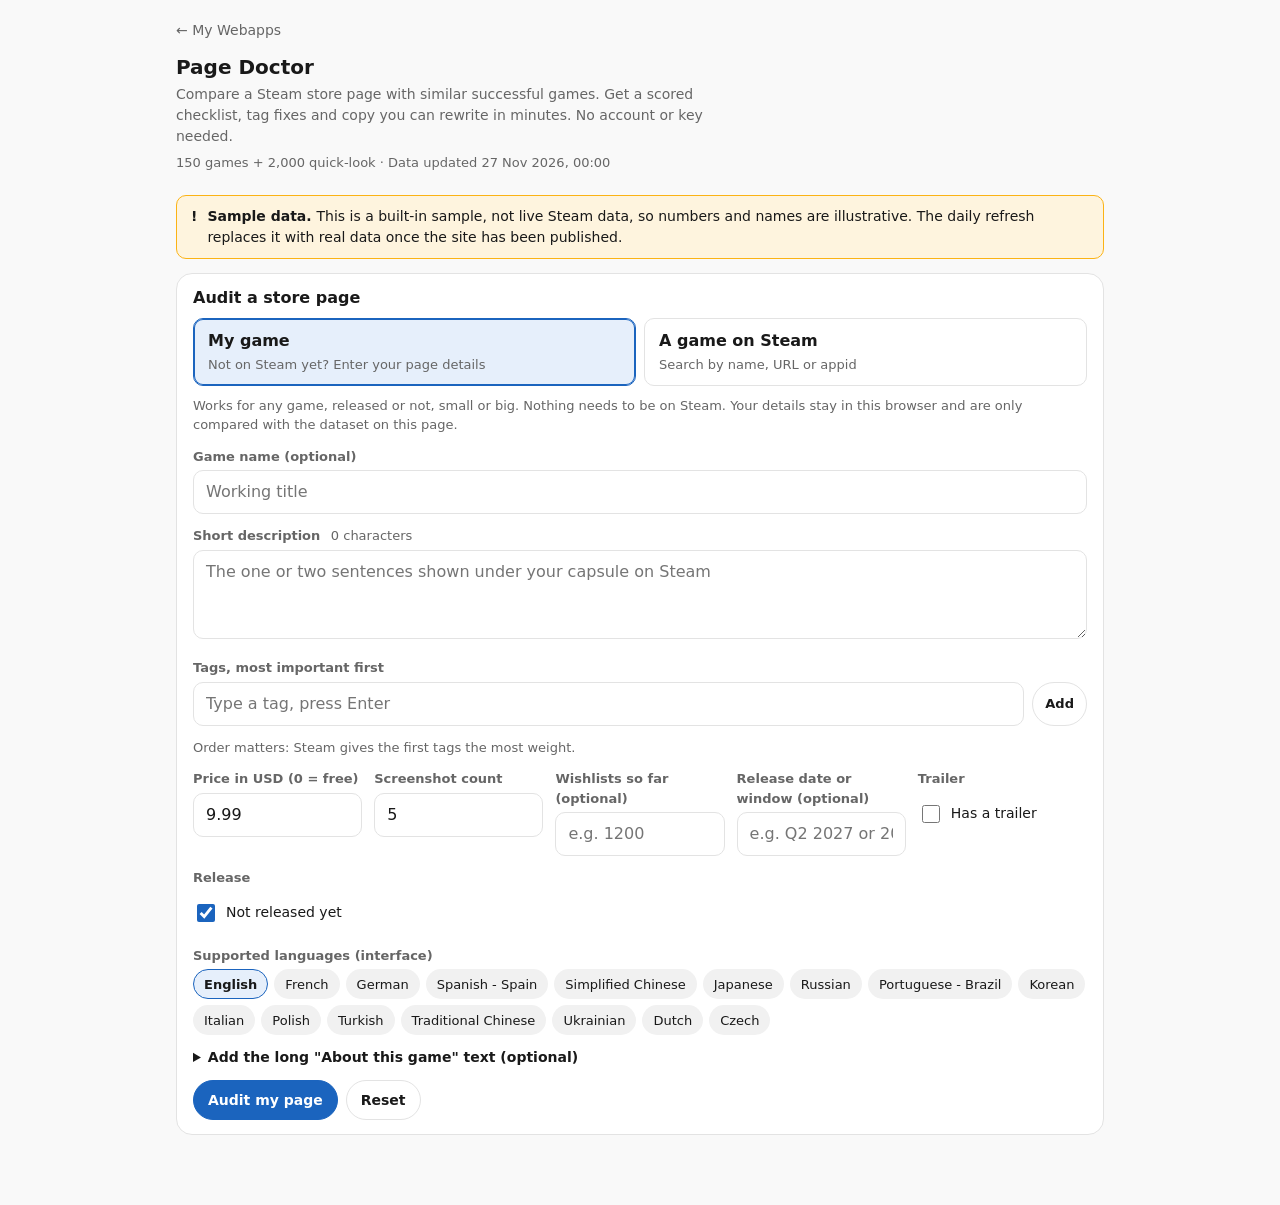
<file: apps/page-doctor/index.html>
<!doctype html>
<html lang="en">
<head>
<meta charset="utf-8">
<meta name="viewport" content="width=device-width, initial-scale=1, viewport-fit=cover">
<title>Page Doctor</title>
<meta name="description" content="Audit a Steam store page against similar successful games: scored checklist, tag suggestions and a rewrite prompt.">
<meta name="color-scheme" content="light dark">
<meta name="theme-color" content="#1b64be">
<link rel="stylesheet" href="./styles.css">
</head>
<body>
<main>
  <a class="back" href="../../">← My Webapps</a>
  <header class="app-head">
    <div>
      <h1>Page Doctor</h1>
      <p class="sub">Compare a Steam store page with similar successful games. Get a scored checklist, tag fixes and copy you can rewrite in minutes. No account or key needed.</p>
    </div>
    <p class="data-line" id="dataLine">Loading dataset…</p>
  </header>
  <div id="banners"></div>

  <section class="card" id="pickCard" aria-labelledby="pickTitle">
    <h2 id="pickTitle">Audit a store page</h2>
    <div class="seg" role="tablist" aria-label="How to audit">
      <button type="button" role="tab" id="tabManual" aria-controls="panelManual" aria-selected="true" class="seg-btn">
        <span class="seg-t">My game</span><span class="seg-s">Not on Steam yet? Enter your page details</span>
      </button>
      <button type="button" role="tab" id="tabSearch" aria-controls="panelSearch" aria-selected="false" tabindex="-1" class="seg-btn">
        <span class="seg-t">A game on Steam</span><span class="seg-s">Search by name, URL or appid</span>
      </button>
    </div>

    <div id="panelManual" role="tabpanel" aria-labelledby="tabManual">
      <p class="fine manual-intro">Works for any game, released or not, small or big. Nothing needs to be on Steam. Your details stay in this browser and are only compared with the dataset on this page.</p>
      <form id="manualForm" novalidate>
        <div class="field">
          <label for="mName">Game name (optional)</label>
          <input id="mName" type="text" maxlength="120" placeholder="Working title">
        </div>
        <div class="field">
          <label for="mDesc">Short description <span class="count" id="mDescCount">0 characters</span></label>
          <textarea id="mDesc" rows="3" maxlength="600" placeholder="The one or two sentences shown under your capsule on Steam"></textarea>
        </div>
        <div class="field">
          <label for="mTagInput">Tags, most important first</label>
          <div class="tag-entry">
            <input id="mTagInput" type="text" list="tagList" placeholder="Type a tag, press Enter" autocomplete="off">
            <button class="btn sm" type="button" id="mTagAdd">Add</button>
          </div>
          <datalist id="tagList"></datalist>
          <ul class="chips" id="mTags" aria-label="Your tags"></ul>
          <p class="fine">Order matters: Steam gives the first tags the most weight.</p>
        </div>
        <div class="field-grid">
          <div class="field">
            <label for="mPrice">Price in USD (0 = free)</label>
            <input id="mPrice" type="number" min="0" step="0.01" inputmode="decimal" value="9.99">
          </div>
          <div class="field">
            <label for="mShots">Screenshot count</label>
            <input id="mShots" type="number" min="0" max="50" step="1" inputmode="numeric" value="5">
          </div>
          <div class="field">
            <label for="mWish">Wishlists so far (optional)</label>
            <input id="mWish" type="number" min="0" step="1" inputmode="numeric" placeholder="e.g. 1200">
          </div>
          <div class="field">
            <label for="mRelease">Release date or window (optional)</label>
            <input id="mRelease" type="text" maxlength="40" placeholder="e.g. Q2 2027 or 2027-05-14">
          </div>
          <div class="field">
            <span class="label">Trailer</span>
            <label class="check"><input id="mTrailer" type="checkbox"> Has a trailer</label>
          </div>
          <div class="field">
            <span class="label">Release</span>
            <label class="check"><input id="mUnreleased" type="checkbox" checked> Not released yet</label>
          </div>
        </div>
        <fieldset class="field lang-field">
          <legend class="label">Supported languages (interface)</legend>
          <ul class="chips" id="mLangs"></ul>
        </fieldset>
        <details class="field">
          <summary>Add the long "About this game" text (optional)</summary>
          <textarea id="mAbout" rows="6" maxlength="8000" placeholder="Paste your About text for a richer audit"></textarea>
        </details>
        <div class="btn-row">
          <button class="btn primary" type="submit" id="mSubmit" disabled>Audit my page</button>
          <button class="btn ghost" type="reset" id="mReset">Reset</button>
        </div>
        <p class="form-error" id="mError" role="alert" hidden></p>
      </form>
    </div>

    <div id="panelSearch" role="tabpanel" aria-labelledby="tabSearch" hidden>
      <form id="searchForm" autocomplete="off" role="search">
        <label for="q">Game name, Steam URL or appid</label>
        <div class="search-row">
          <input id="q" name="q" type="search" placeholder="e.g. Hollow Keep, or store.steampowered.com/app/1000037" enterkeyhint="search" disabled>
          <button class="btn primary" type="submit" disabled id="searchBtn">Audit</button>
        </div>
      </form>
      <ul class="pick-list" id="pickList" aria-label="Matching games"></ul>
      <div id="examples" class="examples" hidden>
        <span class="label">Try one from today's dataset</span>
        <ul class="chips" id="exampleChips"></ul>
      </div>
      <div id="notFound" class="note-box" role="status" hidden></div>
    </div>
  </section>

  <div id="results" aria-live="polite"></div>
</main>
<script type="module" src="./app.js"></script>
</body>
</html>
</file>
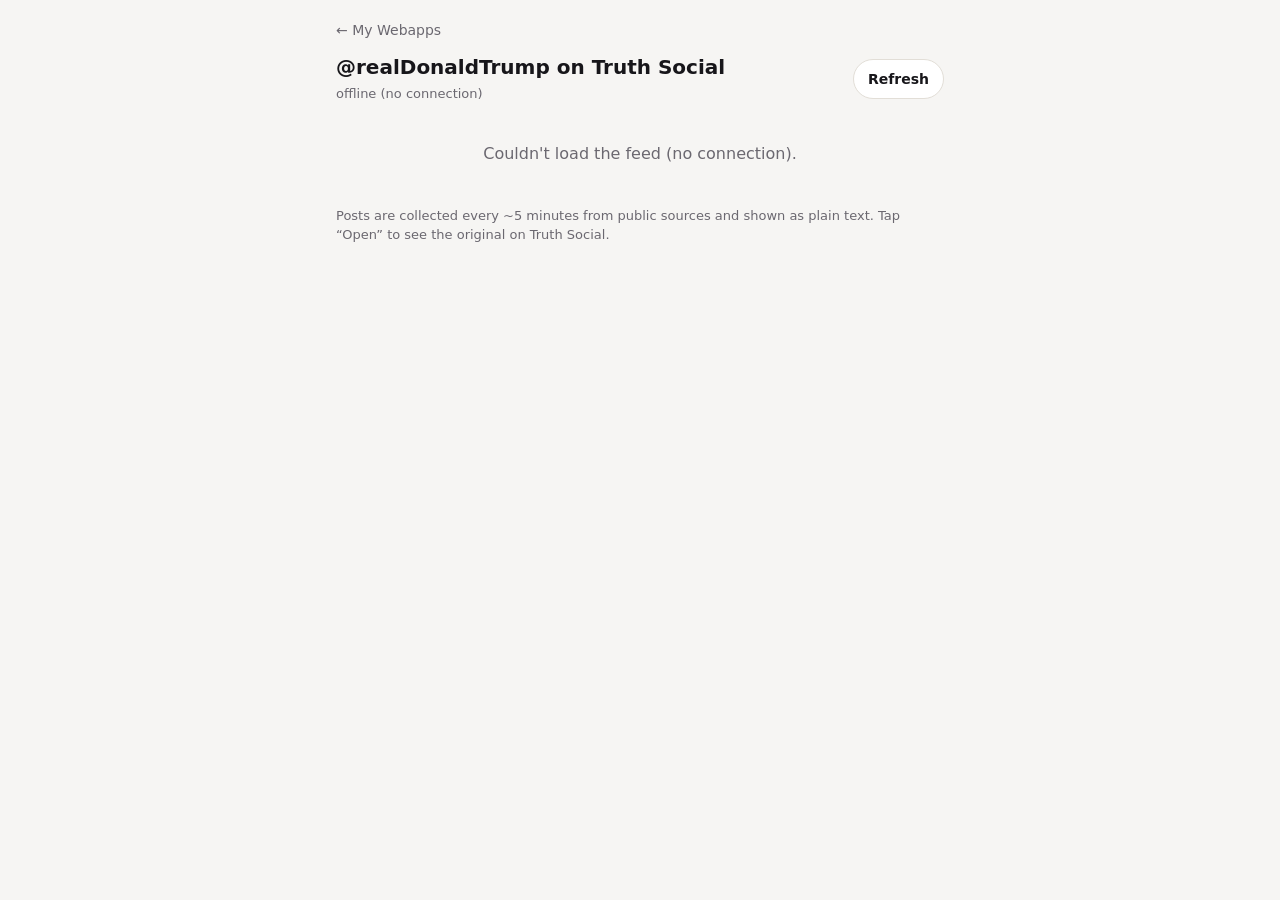
<file: apps/trump-tweets/index.html>
<!doctype html>
<html lang="en">
<head>
<meta charset="utf-8">
<meta name="viewport" content="width=device-width, initial-scale=1, viewport-fit=cover">
<title>Trump Tweets</title>
<meta name="description" content="A running feed of @realDonaldTrump's Truth Social posts, refreshed every minute.">
<meta name="theme-color" content="#c2410c">
<link rel="stylesheet" href="./styles.css">
</head>
<body>
<main>
  <a class="back" href="../../">← My Webapps</a>
  <header class="feed-head">
    <div>
      <h1>@realDonaldTrump on Truth Social</h1>
      <p class="fine" id="feedStatus">Loading…</p>
    </div>
    <button class="btn" id="feedRefresh" aria-label="Refresh feed">Refresh</button>
  </header>
  <div id="newBanner" class="new-banner" hidden></div>
  <div id="feedList" class="feed-list" aria-live="polite"></div>
  <p class="fine feed-note">Posts are collected every ~5 minutes from public sources and shown as plain text. Tap “Open” to see the original on Truth Social.</p>
</main>
<script src="./app.js"></script>
</body>
</html>
</file>
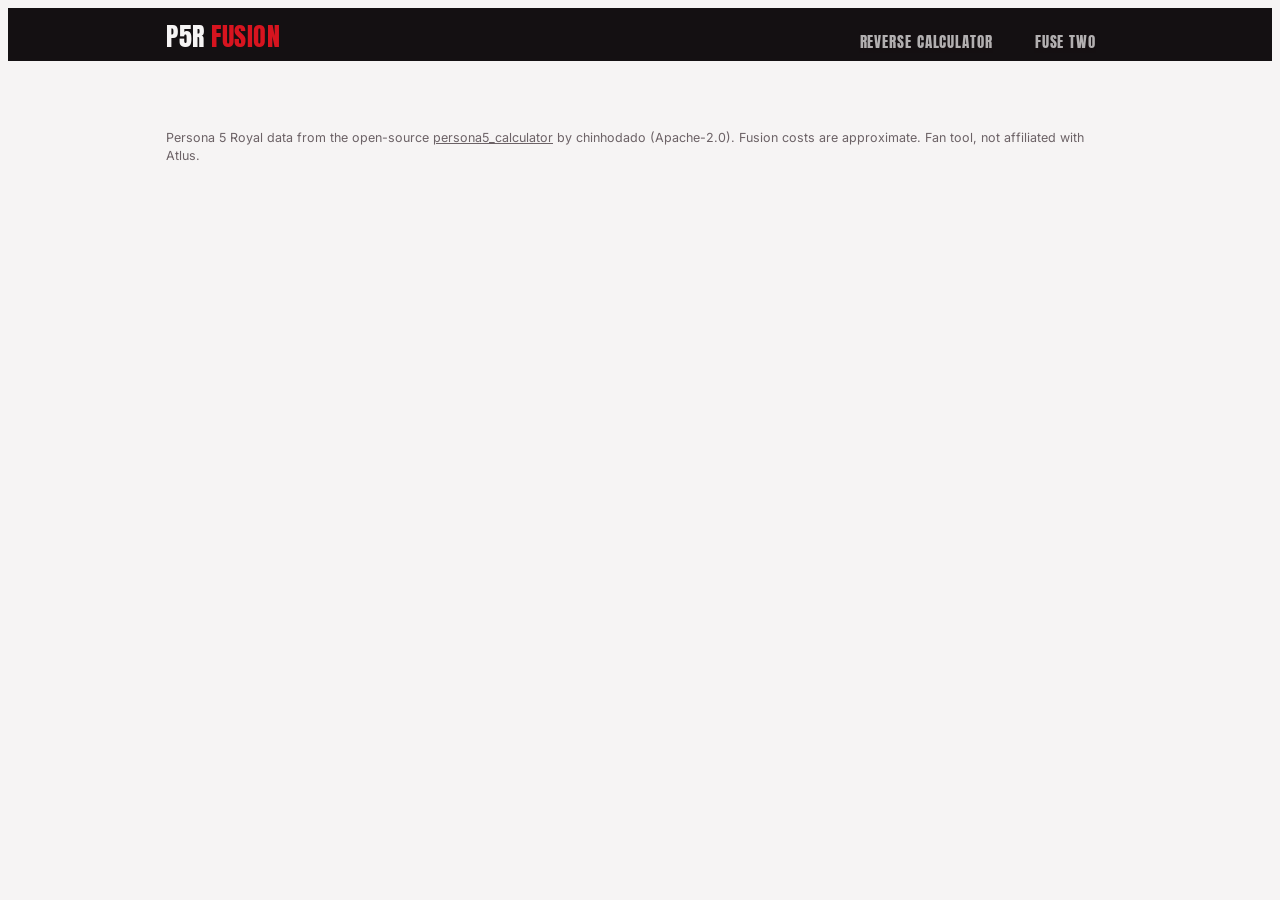
<file: apps/p5r-fusion/src/template.html>
<!doctype html>
<html lang="en">
<meta charset="utf-8">
<meta name="viewport" content="width=device-width, initial-scale=1">
<title>P5R Reverse Fusion</title>
<meta name="claude:viewport-fit-sides" content="cover">
<link rel="preconnect" href="https://fonts.googleapis.com">
<link rel="preconnect" href="https://fonts.gstatic.com" crossorigin>
<link rel="stylesheet" href="https://fonts.googleapis.com/css2?family=Anton&family=Inter:wght@400;500;600;700&family=JetBrains+Mono:wght@500;700&display=swap">
<style>
/* Layout: one column. Ink-black header band with slanted red tabs, then a ruled
   compendium list or a persona sheet (card + stats) with recipe rows below. */
:root {
  --bg: #f6f4f4;
  --surface: #ffffff;
  --ink: #141012;
  --muted: #6c6266;
  --line: #e2dcde;
  --red: #d7141f;
  --red-ink: #ffffff;
  --band: #141012;
  --band-fg: #f6f4f4;
  --chip: #f0ebec;
  --wk: #c8102e; --rs: #2b6cb0; --nu: #5a5a66; --rp: #7a3fb3; --ab: #1f8a4c; --none: #b9b0b3;
  --gold: #a8780a;
  --f-display: "Anton", "Impact", "Arial Narrow", sans-serif;
  --f-body: "Inter", system-ui, -apple-system, "Segoe UI", sans-serif;
  --f-mono: "JetBrains Mono", ui-monospace, "SFMono-Regular", Menlo, monospace;
}
@media (prefers-color-scheme: dark) {
  :root:not([data-theme="light"]) {
    --bg: #121012; --surface: #1c181a; --ink: #f2eced; --muted: #a2969a; --line: #332c2f;
    --red: #ff3340; --red-ink: #120507; --band: #050404; --band-fg: #f2eced; --chip: #2a2427;
    --wk: #ff5468; --rs: #63a4ff; --nu: #a3a3b2; --rp: #b884ff; --ab: #46cf82; --none: #5d5357;
    --gold: #e3b341; color-scheme: dark;
  }
}
:root[data-theme="dark"] {
  --bg: #121012; --surface: #1c181a; --ink: #f2eced; --muted: #a2969a; --line: #332c2f;
  --red: #ff3340; --red-ink: #120507; --band: #050404; --band-fg: #f2eced; --chip: #2a2427;
  --wk: #ff5468; --rs: #63a4ff; --nu: #a3a3b2; --rp: #b884ff; --ab: #46cf82; --none: #5d5357;
  --gold: #e3b341; color-scheme: dark;
}
* { box-sizing: border-box; }
body { background: var(--bg); color: var(--ink); font-family: var(--f-body); font-size: 15px; line-height: 1.45; }
body::before { content: ""; position: fixed; inset: 0 0 auto; height: env(safe-area-inset-top, 0px); z-index: 10; background: var(--band); }
.wrap { max-width: 980px; margin: 0 auto; padding-left: max(16px, env(safe-area-inset-left, 0px)); padding-right: max(16px, env(safe-area-inset-right, 0px)); }
a { color: inherit; }
button, input, select { font: inherit; color: inherit; }
:focus-visible { outline: 3px solid var(--red); outline-offset: 2px; }

/* header */
header { background: var(--band); color: var(--band-fg); position: sticky; top: env(safe-area-inset-top, 0px); z-index: 5; }
header .wrap { display: flex; align-items: flex-end; gap: 20px; flex-wrap: wrap; padding-block: 14px 0; }
.brand { font-family: var(--f-display); font-size: 26px; letter-spacing: .02em; line-height: 1; padding-bottom: 12px; text-transform: uppercase; }
.brand span { color: var(--red); }
nav.tabs { display: flex; gap: 6px; margin-left: auto; }
nav.tabs a { text-decoration: none; font-family: var(--f-display); text-transform: uppercase; letter-spacing: .06em; font-size: 15px;
  padding: 9px 18px 8px; background: transparent; color: var(--band-fg); clip-path: polygon(8px 0, 100% 0, calc(100% - 8px) 100%, 0 100%); opacity: .7; }
nav.tabs a:hover { opacity: 1; background: #ffffff14; }
nav.tabs a[aria-current="page"] { background: var(--red); color: #fff; opacity: 1; }

main { padding-block: 20px 48px; }
.crumbs { display: flex; flex-wrap: wrap; gap: 4px 6px; align-items: center; font-size: 13px; color: var(--muted); margin-bottom: 14px; min-height: 20px; }
.crumbs a { text-decoration: none; color: var(--muted); }
.crumbs a:hover { color: var(--red); text-decoration: underline; }
.crumbs .sep { opacity: .5; }
.crumbs .here { color: var(--ink); font-weight: 600; }

h1, h2 { font-family: var(--f-display); font-weight: 400; text-transform: uppercase; letter-spacing: .02em; text-wrap: balance; margin: 0; }
h2 { font-size: 22px; }

/* controls */
.controls { display: flex; flex-wrap: wrap; gap: 10px; align-items: center; margin-bottom: 14px; }
.controls input[type="search"], .controls select { background: var(--surface); border: 1.5px solid var(--line); border-radius: 2px; padding: 8px 10px; min-width: 0; }
.controls input[type="search"] { flex: 1 1 220px; }
.controls input[type="search"]:focus, .controls select:focus { border-color: var(--red); outline: none; }
.toggle { display: inline-flex; gap: 8px; align-items: center; font-size: 14px; cursor: pointer; user-select: none; }
.toggle input { accent-color: var(--red); width: 16px; height: 16px; }
.count { color: var(--muted); font-size: 13px; font-variant-numeric: tabular-nums; }

/* compendium list */
.list { background: var(--surface); border: 1px solid var(--line); }
.row { display: grid; grid-template-columns: 52px 34px minmax(0, 1fr) auto; gap: 12px; align-items: center; padding: 8px 14px; border-bottom: 1px solid var(--line); text-decoration: none; }
.row:last-child { border-bottom: 0; }
.row:hover { background: var(--chip); }
.row:hover .nm { color: var(--red); }
.lv { font-family: var(--f-mono); font-variant-numeric: tabular-nums; font-weight: 700; font-size: 14px; color: var(--muted); }
.lv b { color: var(--ink); font-size: 16px; }
.nm { font-weight: 600; min-width: 0; overflow-wrap: anywhere; }
.nm small { display: block; font-weight: 400; color: var(--muted); font-size: 12.5px; }
.badges { display: flex; gap: 4px; flex-wrap: wrap; justify-content: flex-end; }
.bd { font-size: 10.5px; font-weight: 700; letter-spacing: .06em; text-transform: uppercase; padding: 2px 6px; border: 1.5px solid currentColor; border-radius: 2px; white-space: nowrap; }
.bd.special { color: var(--red); }
.bd.rare { color: var(--gold); }
.bd.dlc { color: var(--rs); }
.bd.mx { color: var(--rp); }
.row.off { opacity: .45; }

/* arcana glyph */
.glyph { display: block; }
.glyph text { font-family: var(--f-display); }

/* persona sheet */
.sheet { display: grid; grid-template-columns: auto minmax(0, 1fr); gap: 22px; align-items: start; background: var(--surface); border: 1px solid var(--line); padding: 20px; position: relative; overflow: hidden; }
.sheet::after { content: ""; position: absolute; right: -40px; top: 0; bottom: 0; width: 120px; background: var(--red); transform: skewX(-14deg); opacity: .08; pointer-events: none; }
.sheet h1 { font-size: clamp(30px, 6vw, 48px); line-height: 1; }
.meta { display: flex; flex-wrap: wrap; gap: 6px 14px; align-items: center; margin: 8px 0 14px; color: var(--muted); font-size: 14px; }
.meta strong { color: var(--ink); }
.statgrid { display: grid; grid-template-columns: repeat(auto-fit, minmax(240px, 1fr)); gap: 18px 28px; }
.stats { display: grid; gap: 5px; }
.stat { display: grid; grid-template-columns: 26px 30px minmax(0, 1fr); gap: 8px; align-items: center; font-size: 13px; }
.stat .k { font-weight: 700; color: var(--muted); letter-spacing: .04em; }
.stat .v { font-family: var(--f-mono); font-weight: 700; text-align: right; font-variant-numeric: tabular-nums; }
.bar { height: 8px; background: var(--chip); position: relative; }
.bar i { position: absolute; inset: 0 auto 0 0; background: var(--ink); clip-path: polygon(0 0, 100% 0, calc(100% - 4px) 100%, 0 100%); }
.elems { display: grid; grid-template-columns: repeat(5, minmax(0, 1fr)); gap: 4px; }
.el { text-align: center; border: 1px solid var(--line); padding: 4px 2px; }
.el .k { display: block; font-size: 10.5px; color: var(--muted); font-weight: 600; letter-spacing: .04em; text-transform: uppercase; }
.el .v { display: block; font-family: var(--f-mono); font-weight: 700; font-size: 13px; text-transform: uppercase; }
.v.wk { color: var(--wk); } .v.rs { color: var(--rs); } .v.nu { color: var(--nu); } .v.rp { color: var(--rp); } .v.ab { color: var(--ab); } .v.none { color: var(--none); }
.sublabel { font-size: 11px; font-weight: 700; letter-spacing: .1em; text-transform: uppercase; color: var(--muted); margin: 0 0 6px; }
.skills { display: flex; flex-wrap: wrap; gap: 4px 6px; margin-top: 16px; }
.sk { font-size: 12.5px; background: var(--chip); padding: 3px 8px; border-radius: 2px; }
.sk b { font-family: var(--f-mono); font-size: 11.5px; color: var(--muted); margin-left: 4px; font-weight: 500; }
.legend { font-size: 12px; color: var(--muted); margin-top: 8px; }

/* recipe section */
.sec-head { display: flex; flex-wrap: wrap; align-items: center; gap: 10px 16px; margin: 28px 0 12px; }
.seg { display: inline-flex; border: 1.5px solid var(--ink); }
.seg button { background: transparent; border: 0; padding: 7px 14px; cursor: pointer; font-weight: 600; font-size: 14px; }
.seg button[aria-pressed="true"] { background: var(--ink); color: var(--bg); }
.note { font-size: 13px; color: var(--muted); margin: 0 0 12px; max-width: 70ch; }
.recipes { display: grid; gap: 6px; }
.recipe { display: flex; flex-wrap: wrap; align-items: center; gap: 6px 8px; background: var(--surface); border: 1px solid var(--line); padding: 8px 10px; }
.recipe .op { font-family: var(--f-mono); font-weight: 700; color: var(--red); font-size: 18px; line-height: 1; }
.recipe .cost { margin-left: auto; font-family: var(--f-mono); font-size: 12.5px; color: var(--muted); font-variant-numeric: tabular-nums; white-space: nowrap; }
.pchip { display: inline-flex; align-items: center; gap: 8px; text-decoration: none; padding: 4px 10px 4px 4px; background: var(--chip); border-radius: 2px; min-width: 0; max-width: 100%; }
.pchip:hover { background: var(--red); color: #fff; }
.pchip:hover small { color: #ffffffcc; }
.pchip .plv { font-family: var(--f-mono); font-weight: 700; font-size: 12px; background: var(--ink); color: var(--bg); padding: 2px 5px; min-width: 28px; text-align: center; }
.pchip span { font-weight: 600; overflow-wrap: anywhere; }
.pchip small { color: var(--muted); font-size: 12px; font-weight: 400; }
.pchip.result { background: transparent; border: 1.5px solid var(--ink); }
.pchip.result:hover { border-color: var(--red); }
.empty { background: var(--surface); border: 1px dashed var(--line); padding: 22px; color: var(--muted); }
.more { margin-top: 10px; background: transparent; border: 1.5px solid var(--ink); padding: 8px 16px; cursor: pointer; font-weight: 600; }
.more:hover { background: var(--ink); color: var(--bg); }

/* forward tab */
.fuse-grid { display: grid; grid-template-columns: minmax(0, 1fr) auto minmax(0, 1fr); gap: 12px; align-items: end; }
.fuse-grid label { display: grid; gap: 6px; font-size: 12px; font-weight: 700; letter-spacing: .08em; text-transform: uppercase; color: var(--muted); }
.fuse-grid select { width: 100%; background: var(--surface); border: 1.5px solid var(--line); padding: 9px 10px; font-size: 15px; text-transform: none; letter-spacing: 0; font-weight: 400; color: var(--ink); }
.fuse-grid .op { font-family: var(--f-display); font-size: 28px; color: var(--red); padding-bottom: 6px; }
.fuse-out { margin-top: 18px; display: flex; flex-wrap: wrap; align-items: center; gap: 12px; background: var(--surface); border: 1px solid var(--line); padding: 16px; min-height: 70px; }
.fuse-out .eq { font-family: var(--f-display); font-size: 24px; color: var(--red); }

footer { color: var(--muted); font-size: 12.5px; padding-block: 0 32px; }
footer a { color: var(--muted); }

@media (max-width: 560px) {
  .sheet { grid-template-columns: 1fr; padding: 16px; }
  .brand { font-size: 22px; }
  nav.tabs { margin-left: 0; }
  nav.tabs a { padding: 8px 12px 7px; font-size: 14px; }
  .row { grid-template-columns: 44px 30px minmax(0, 1fr); }
  .row .badges { grid-column: 3; justify-content: flex-start; }
  .fuse-grid { grid-template-columns: 1fr; }
  .fuse-grid .op { padding: 0; text-align: center; }
  .recipe .cost { margin-left: 0; width: 100%; }
}
@media (prefers-reduced-motion: no-preference) {
  .pchip, .row, nav.tabs a { transition: background-color .12s, color .12s; }
}
</style>

<header>
  <div class="wrap">
    <div class="brand">P5R <span>Fusion</span></div>
    <nav class="tabs" aria-label="Sections">
      <a href="#" data-tab="reverse">Reverse Calculator</a>
      <a href="#fuse" data-tab="fuse">Fuse Two</a>
    </nav>
  </div>
</header>
<main class="wrap" id="app"></main>
<footer class="wrap">
  Persona 5 Royal data from the open-source <a href="https://github.com/chinhodado/persona5_calculator" target="_blank" rel="noopener">persona5_calculator</a> by chinhodado (Apache-2.0). Fusion costs are approximate. Fan tool, not affiliated with Atlus.
</footer>

<script type="application/json" id="p5r-data">/*DATA*/</script>
<script>
(function () {
  "use strict";
  var D = JSON.parse(document.getElementById("p5r-data").textContent);
  var ELEMS = ["Phys", "Gun", "Fire", "Ice", "Elec", "Wind", "Psy", "Nuke", "Bless", "Curse"];
  var ELV = { "wk": ["wk", "Weak"], "-": ["none", "–"], "rs": ["rs", "Resist"], "nu": ["nu", "Null"], "rp": ["rp", "Repel"], "ab": ["ab", "Drain"] };
  var STATS = ["St", "Ma", "En", "Ag", "Lu"];
  var ARCANA = ["Fool", "Magician", "Priestess", "Empress", "Emperor", "Hierophant", "Lovers", "Chariot", "Justice", "Hermit", "Fortune",
    "Strength", "Hanged", "Death", "Temperance", "Devil", "Tower", "Star", "Moon", "Sun", "Judgement", "Faith", "Councillor", "World"];
  var NUMERAL = { Fool: "0", Magician: "I", Priestess: "II", Empress: "III", Emperor: "IV", Hierophant: "V", Lovers: "VI", Chariot: "VII",
    Justice: "VIII", Hermit: "IX", Fortune: "X", Strength: "XI", Hanged: "XII", Death: "XIII", Temperance: "XIV", Devil: "XV", Tower: "XVI",
    Star: "XVII", Moon: "XVIII", Sun: "XIX", Judgement: "XX", Faith: "F", Councillor: "C", World: "XXI" };
  var ARCANA_HUE = {};
  ARCANA.forEach(function (a, i) { ARCANA_HUE[a] = Math.round((i * 360 / ARCANA.length + 350) % 360); });

  // ---------- data model ----------
  var ALL = Object.keys(D.P).map(function (name, idx) {
    var p = D.P[name];
    return { name: name, idx: idx, level: p.l, arcana: p.a, stats: p.s, elems: p.e, trait: p.t, skills: p.k, inherits: p.i,
      special: !!p.special, rare: !!p.rare, dlc: !!p.dlc, max: !!p.mx, slug: slugify(name) };
  });
  var BY_NAME = {}, BY_SLUG = {};
  ALL.forEach(function (p) { BY_NAME[p.name] = p; BY_SLUG[p.slug] = p; });
  var ARC_TABLE = {};
  D.arc.forEach(function (c) { ARC_TABLE[c[0] + "|" + c[1]] = c[2]; ARC_TABLE[c[1] + "|" + c[0]] = c[2]; });
  var SPECIAL = {}; // result name -> [source names]
  D.sp.forEach(function (c) { SPECIAL[c[0]] = c[1]; });
  var SPECIAL2 = D.sp.filter(function (c) { return c[1].length === 2; });

  function slugify(s) {
    return "p-" + s.normalize("NFD").replace(/[̀-ͯ]/g, "").toLowerCase().replace(/[^a-z0-9]+/g, "-").replace(/^-|-$/g, "");
  }
  function cost(list) {
    return list.reduce(function (s, p) { return s + 27 * p.level * p.level + 126 * p.level + 2147; }, 0);
  }

  var STORE_KEY = "p5r-fusion-dlc";
  var dlcOn = false;
  try { dlcOn = localStorage.getItem(STORE_KEY) === "1"; } catch (e) {}

  // Engine state, rebuilt whenever the DLC setting changes.
  var POOL, BY_ARC, RECIPES, USED_IN;

  function build() {
    POOL = ALL.filter(function (p) { return dlcOn || !p.dlc; });
    BY_ARC = {};
    POOL.forEach(function (p) { (BY_ARC[p.arcana] = BY_ARC[p.arcana] || []).push(p); });
    Object.keys(BY_ARC).forEach(function (a) { BY_ARC[a].sort(function (x, y) { return x.level - y.level || x.idx - y.idx; }); });
    RECIPES = {}; USED_IN = {};
    ALL.forEach(function (p) { RECIPES[p.name] = []; USED_IN[p.name] = []; });
    for (var i = 0; i < POOL.length; i++) {
      for (var j = i + 1; j < POOL.length; j++) {
        var a = POOL[i], b = POOL[j], r = fuse(a, b);
        if (!r || r === a || r === b) continue;
        var src = a.level >= b.level ? [a, b] : [b, a];
        var rec = { sources: src, result: r, cost: cost(src) };
        RECIPES[r.name].push(rec);
        USED_IN[a.name].push(rec); USED_IN[b.name].push(rec);
      }
    }
    // Multi-ingredient special fusions (3 to 6 personas).
    Object.keys(SPECIAL).forEach(function (res) {
      var names = SPECIAL[res];
      if (names.length < 3) return;
      if (!dlcOn && (BY_NAME[res].dlc || names.some(function (n) { return BY_NAME[n].dlc; }))) return;
      var src = names.map(function (n) { return BY_NAME[n]; }).sort(function (x, y) { return y.level - x.level; });
      var rec = { sources: src, result: BY_NAME[res], cost: cost(src), special: true };
      RECIPES[res].push(rec);
      src.forEach(function (s) { USED_IN[s.name].push(rec); });
    });
    Object.keys(RECIPES).forEach(function (k) {
      RECIPES[k].sort(function (x, y) { return x.cost - y.cost; });
      USED_IN[k].sort(function (x, y) { return x.result.level - y.result.level || x.cost - y.cost; });
    });
  }

  function fuse(p1, p2) {
    for (var i = 0; i < SPECIAL2.length; i++) {
      var s = SPECIAL2[i][1];
      if ((p1.name === s[0] && p2.name === s[1]) || (p1.name === s[1] && p2.name === s[0])) return BY_NAME[SPECIAL2[i][0]];
    }
    if (p1.rare !== p2.rare) return fuseRare(p1.rare ? p1 : p2, p1.rare ? p2 : p1);
    return fuseNormal(p1, p2);
  }
  function fuseNormal(p1, p2) {
    var level = 1 + Math.floor((p1.level + p2.level) / 2);
    var arcana = ARC_TABLE[p1.arcana + "|" + p2.arcana];
    if (!arcana) return null;
    var list = BY_ARC[arcana] || [], p, i;
    if (p1.arcana === p2.arcana) {
      for (i = list.length - 1; i >= 0; i--) {
        p = list[i];
        if (p.level <= level) {
          if (p.special || p.rare || p === p1 || p === p2) continue;
          return p;
        }
      }
    } else {
      for (i = 0; i < list.length; i++) {
        p = list[i];
        if (p.level >= level) {
          if (p.special || p.rare) continue;
          return p;
        }
      }
    }
    return null;
  }
  function fuseRare(rare, main) {
    var mod = D.rareC[main.arcana][D.rare.indexOf(rare.name)];
    var list = BY_ARC[main.arcana] || [];
    var at = list.indexOf(main);
    var np = list[at + mod];
    if (!np) return null;
    while (np && (np.special || np.rare)) {
      if (mod > 0) mod++; else if (mod < 0) mod--;
      np = list[at + mod];
    }
    return np || null;
  }

  // ---------- rendering helpers ----------
  function esc(s) { return String(s).replace(/[&<>"']/g, function (c) { return { "&": "&amp;", "<": "&lt;", ">": "&gt;", '"': "&quot;", "'": "&#39;" }[c]; }); }
  function initials(name) {
    var w = name.replace(/[^A-Za-zÀ-ɏ\s-]/g, "").split(/[\s-]+/).filter(Boolean);
    return (w.length > 1 ? w[0][0] + w[1][0] : w[0].slice(0, 2)).toUpperCase();
  }
  function glyph(p, size) {
    var h = ARCANA_HUE[p.arcana] || 0;
    var w = size, ht = Math.round(size * 1.45);
    var c1 = "hsl(" + h + " 70% 42%)", c2 = "hsl(" + ((h + 30) % 360) + " 75% 28%)";
    var gid = "g" + p.idx + "-" + size;
    return '<svg class="glyph" width="' + w + '" height="' + ht + '" viewBox="0 0 40 58" role="img" aria-label="' + esc(p.arcana) + ' arcana">' +
      '<defs><linearGradient id="' + gid + '" x1="0" y1="0" x2="1" y2="1"><stop offset="0" stop-color="' + c1 + '"/><stop offset="1" stop-color="' + c2 + '"/></linearGradient></defs>' +
      '<path d="M4 1 H39 L36 57 H1 Z" fill="url(#' + gid + ')"/>' +
      '<path d="M7 4 H35.5 L33 54 H4.5 Z" fill="none" stroke="#ffffff" stroke-opacity=".55" stroke-width="1"/>' +
      '<text x="20" y="15" text-anchor="middle" font-size="9" fill="#ffffff" fill-opacity=".85">' + NUMERAL[p.arcana] + '</text>' +
      '<text x="19.5" y="40" text-anchor="middle" font-size="18" fill="#ffffff">' + esc(initials(p.name)) + '</text>' +
      (p.rare ? '<circle cx="20" cy="49" r="2.2" fill="#ffd34d"/>' : p.special ? '<path d="M20 46 l2 3 -2 3 -2 -3 z" fill="#ffffff"/>' : "") +
      '</svg>';
  }
  function badges(p) {
    var b = "";
    if (p.special) b += '<span class="bd special" title="Special (multi-persona) fusion">Special</span>';
    if (p.rare) b += '<span class="bd rare" title="Treasure Demon: cannot be fused">Treasure</span>';
    if (p.dlc) b += '<span class="bd dlc" title="Paid DLC persona">DLC</span>';
    if (p.max) b += '<span class="bd mx" title="Requires the Confidant to be maxed">Max Confidant</span>';
    return b;
  }
  function chip(p, cls) {
    return '<a class="pchip' + (cls ? " " + cls : "") + '" href="#' + p.slug + '"><b class="plv">' + p.level + '</b><span>' + esc(p.name) +
      ' <small>' + esc(p.arcana) + '</small></span></a>';
  }
  function yen(n) { return "≈ ¥" + n.toLocaleString("en-US"); }

  // ---------- views ----------
  var app = document.getElementById("app");
  var trail = []; // breadcrumb of persona names
  var listState = { q: "", arcana: "" };
  var detailState = { mode: "recipes", q: "", limit: 60 };

  function setTab(tab) {
    document.querySelectorAll("nav.tabs a").forEach(function (a) {
      if (a.getAttribute("data-tab") === tab) a.setAttribute("aria-current", "page"); else a.removeAttribute("aria-current");
    });
  }

  function dlcToggle() {
    return '<label class="toggle"><input type="checkbox" id="dlc" ' + (dlcOn ? "checked" : "") + '> Include DLC personas</label>';
  }
  function bindDlc() {
    var el = document.getElementById("dlc");
    if (!el) return;
    el.addEventListener("change", function () {
      dlcOn = el.checked;
      try { localStorage.setItem(STORE_KEY, dlcOn ? "1" : "0"); } catch (e) {}
      build(); route();
    });
  }

  function renderList() {
    setTab("reverse");
    trail = [];
    var opts = ARCANA.map(function (a) { return '<option value="' + a + '"' + (listState.arcana === a ? " selected" : "") + '>' + a + '</option>'; }).join("");
    app.innerHTML =
      '<div class="crumbs"><span class="here">All personas</span></div>' +
      '<div class="sec-head" style="margin-top:0"><h2>Compendium by level</h2><span class="count" id="cnt"></span></div>' +
      '<p class="note">Pick any persona to see every pair of personas that fuses into it. Every name on the next screen is a link, so you can keep drilling into ingredients.</p>' +
      '<div class="controls"><input type="search" id="q" placeholder="Search name or arcana" value="' + esc(listState.q) + '" aria-label="Search personas">' +
      '<select id="arc" aria-label="Filter by arcana"><option value="">All arcana</option>' + opts + '</select>' + dlcToggle() + '</div>' +
      '<div class="list" id="rows"></div>';
    var q = document.getElementById("q"), arc = document.getElementById("arc");
    function draw() {
      listState.q = q.value; listState.arcana = arc.value;
      var t = q.value.trim().toLowerCase();
      var items = ALL.slice().sort(function (a, b) { return a.level - b.level || a.name.localeCompare(b.name); }).filter(function (p) {
        if (arc.value && p.arcana !== arc.value) return false;
        if (t && p.name.toLowerCase().indexOf(t) < 0 && p.arcana.toLowerCase().indexOf(t) < 0) return false;
        return true;
      });
      document.getElementById("cnt").textContent = items.length + " personas";
      document.getElementById("rows").innerHTML = items.length ? items.map(function (p) {
        var off = p.dlc && !dlcOn;
        var n = RECIPES[p.name].length;
        var sub = p.rare ? "Treasure Demon · not fusable" : off ? "DLC · turn on DLC to fuse" : p.special ? "Special fusion" : n + " recipe" + (n === 1 ? "" : "s");
        return '<a class="row' + (off ? " off" : "") + '" href="#' + p.slug + '"><span class="lv">Lv <b>' + p.level + '</b></span>' + glyph(p, 26) +
          '<span class="nm">' + esc(p.name) + '<small>' + esc(p.arcana) + ' · ' + sub + '</small></span><span class="badges">' + badges(p) + '</span></a>';
      }).join("") : '<div class="empty">No persona matches that search.</div>';
    }
    q.addEventListener("input", draw); arc.addEventListener("change", draw);
    bindDlc(); draw();
  }

  function renderDetail(p) {
    setTab("reverse");
    var at = trail.indexOf(p.name);
    if (at >= 0) trail = trail.slice(0, at + 1); else trail.push(p.name);
    var crumbs = '<a href="#">All personas</a>' + trail.map(function (n, i) {
      var q = BY_NAME[n];
      return '<span class="sep">›</span>' + (i === trail.length - 1 ? '<span class="here">' + esc(n) + '</span>' : '<a href="#' + q.slug + '">' + esc(n) + '</a>');
    }).join("");

    var maxStat = 99;
    var stats = p.stats.map(function (v, i) {
      return '<div class="stat"><span class="k">' + STATS[i] + '</span><span class="v">' + v + '</span><span class="bar"><i style="width:' + Math.min(100, v / maxStat * 100) + '%"></i></span></div>';
    }).join("");
    var elems = p.elems.map(function (v, i) {
      var e = ELV[v] || ["none", v];
      return '<div class="el" title="' + ELEMS[i] + ": " + e[1] + '"><span class="k">' + ELEMS[i] + '</span><span class="v ' + e[0] + '">' + (v === "-" ? "–" : v === "ab" ? "dr" : v) + '</span></div>';
    }).join("");
    var skills = Object.keys(p.skills).map(function (k) {
      var l = p.skills[k];
      return '<span class="sk">' + esc(k) + '<b>' + (l === 0 ? "innate" : "Lv " + l) + '</b></span>';
    }).join("");

    app.innerHTML =
      '<div class="crumbs">' + crumbs + '</div>' +
      '<section class="sheet">' + glyph(p, 92) +
      '<div><h1>' + esc(p.name) + '</h1>' +
      '<div class="meta"><span><strong>' + esc(p.arcana) + '</strong> arcana</span><span>Base level <strong>' + p.level + '</strong></span>' +
      (p.trait ? '<span>Trait <strong>' + esc(p.trait) + '</strong></span>' : "") + (p.inherits ? '<span>Inherits <strong>' + esc(p.inherits) + '</strong></span>' : "") +
      '<span class="badges">' + badges(p) + '</span></div>' +
      '<div class="statgrid"><div><p class="sublabel">Base stats</p><div class="stats">' + stats + '</div></div>' +
      '<div><p class="sublabel">Affinities</p><div class="elems">' + elems + '</div><div class="legend">wk weak · rs resist · nu null · rp repel · dr drain</div></div></div>' +
      '<p class="sublabel" style="margin-top:16px">Skills</p><div class="skills" style="margin-top:0">' + skills + '</div>' +
      '</div></section>' +
      '<div class="sec-head"><div class="seg" role="group" aria-label="Recipe direction">' +
      '<button type="button" data-mode="recipes" aria-pressed="' + (detailState.mode === "recipes") + '">Fused from (' + RECIPES[p.name].length + ')</button>' +
      '<button type="button" data-mode="used" aria-pressed="' + (detailState.mode === "used") + '">Fuses into (' + USED_IN[p.name].length + ')</button></div>' +
      dlcToggle() + '</div>' +
      '<div class="controls"><input type="search" id="rq" placeholder="Filter by ingredient or arcana" value="' + esc(detailState.q) + '" aria-label="Filter recipes"><span class="count" id="rcnt"></span></div>' +
      '<p class="note" id="rnote"></p><div class="recipes" id="rlist"></div><div id="rmore"></div>';

    var rq = document.getElementById("rq");
    function draw() {
      detailState.q = rq.value;
      var t = rq.value.trim().toLowerCase();
      var used = detailState.mode === "used";
      var src = used ? USED_IN[p.name] : RECIPES[p.name];
      var items = src.filter(function (r) {
        if (!t) return true;
        return r.sources.concat([r.result]).some(function (s) { return s !== p && (s.name.toLowerCase().indexOf(t) >= 0 || s.arcana.toLowerCase().indexOf(t) >= 0); });
      });
      var note;
      if (used) note = "Every 2-persona fusion that uses " + p.name + ", plus any special fusion it belongs to. Sorted by result level.";
      else if (p.rare) note = "Treasure Demons cannot be fused. Find " + p.name + " in Mementos, then use it as an ingredient to shift results within an arcana.";
      else if (p.dlc && !dlcOn) note = p.name + " is a DLC persona. Turn on Include DLC personas to see its recipe.";
      else if (p.special) note = p.name + " is a special fusion with one fixed recipe" + (SPECIAL[p.name] && SPECIAL[p.name].length > 2 ? " in the Gallows (Advanced fusion)." : ".");
      else note = "Every pair that fuses into " + p.name + ", cheapest first. Order doesn't matter, so A + B and B + A are one recipe. Costs are approximate.";
      if (p.max && !used) note += " This persona needs its Confidant maxed before you can fuse it.";
      document.getElementById("rnote").textContent = note;
      document.getElementById("rcnt").textContent = items.length + (items.length === 1 ? " recipe" : " recipes") + (t ? " match" : "");
      var shown = items.slice(0, detailState.limit);
      document.getElementById("rlist").innerHTML = shown.length ? shown.map(function (r) {
        var parts = r.sources.map(function (s) { return s === p ? chip(s, "result") : chip(s); }).join('<span class="op">+</span>');
        if (used) parts += '<span class="op">=</span>' + chip(r.result);
        return '<div class="recipe">' + parts + '<span class="cost">' + (r.special ? "Special · " : "") + yen(r.cost) + '</span></div>';
      }).join("") : (src.length ? '<div class="empty">No recipe matches that filter.</div>' : "");
      var rest = items.length - shown.length;
      document.getElementById("rmore").innerHTML = rest > 0 ? '<button type="button" class="more" id="more">Show ' + Math.min(rest, 120) + ' more of ' + rest + '</button>' : "";
      var m = document.getElementById("more");
      if (m) m.addEventListener("click", function () { detailState.limit += 120; draw(); });
    }
    rq.addEventListener("input", function () { detailState.limit = 60; draw(); });
    app.querySelectorAll(".seg button").forEach(function (b) {
      b.addEventListener("click", function () {
        detailState.mode = b.getAttribute("data-mode"); detailState.limit = 60;
        app.querySelectorAll(".seg button").forEach(function (x) { x.setAttribute("aria-pressed", String(x === b)); });
        draw();
      });
    });
    bindDlc(); draw();
  }

  var fuseState = { a: "Pixie", b: "Jack Frost" };
  function renderFuse() {
    setTab("fuse");
    trail = [];
    var sorted = POOL.slice().sort(function (a, b) { return a.name.localeCompare(b.name); });
    function opts(sel) { return sorted.map(function (p) { return '<option value="' + esc(p.name) + '"' + (p.name === sel ? " selected" : "") + '>' + esc(p.name) + ' (Lv ' + p.level + ' ' + p.arcana + ')</option>'; }).join(""); }
    if (!BY_NAME[fuseState.a] || (BY_NAME[fuseState.a].dlc && !dlcOn)) fuseState.a = "Pixie";
    if (!BY_NAME[fuseState.b] || (BY_NAME[fuseState.b].dlc && !dlcOn)) fuseState.b = "Jack Frost";
    app.innerHTML =
      '<div class="crumbs"><span class="here">Fuse two personas</span></div>' +
      '<div class="sec-head" style="margin-top:0"><h2>Forward fusion</h2>' + dlcToggle() + '</div>' +
      '<p class="note">Choose two personas to see what they make. Click any result to open its full recipe list.</p>' +
      '<div class="fuse-grid"><label for="fa">First persona<select id="fa">' + opts(fuseState.a) + '</select></label><span class="op">+</span>' +
      '<label for="fb">Second persona<select id="fb">' + opts(fuseState.b) + '</select></label></div>' +
      '<div class="fuse-out" id="fout"></div>';
    var fa = document.getElementById("fa"), fb = document.getElementById("fb");
    function draw() {
      fuseState.a = fa.value; fuseState.b = fb.value;
      var a = BY_NAME[fa.value], b = BY_NAME[fb.value], out = document.getElementById("fout");
      if (a === b) { out.innerHTML = '<span class="note" style="margin:0">A persona can’t be fused with itself. Pick two different personas.</span>'; return; }
      var r = fuse(a, b);
      out.innerHTML = chip(a) + '<span class="eq">+</span>' + chip(b) + '<span class="eq">=</span>' +
        (r && r !== a && r !== b ? chip(r, "result") + '<span class="cost" style="margin-left:auto">' + yen(cost([a, b])) + '</span>' : '<span class="note" style="margin:0">These two don’t fuse into anything.</span>');
    }
    fa.addEventListener("change", draw); fb.addEventListener("change", draw);
    bindDlc(); draw();
  }

  var lastView = null;
  function route() {
    var h = decodeURIComponent(location.hash.replace(/^#/, ""));
    var view = h;
    if (h === "fuse") renderFuse();
    else if (BY_SLUG[h]) {
      if (lastView !== h) { detailState.q = ""; detailState.limit = 60; detailState.mode = "recipes"; }
      renderDetail(BY_SLUG[h]);
    } else { view = ""; renderList(); }
    if (lastView !== view) window.scrollTo(0, 0);
    lastView = view;
  }

  build();
  window.addEventListener("hashchange", route);
  route();
})();
</script>
</file>
<file: web/styles.css>
:root {
  --bg: #f6f6f8;
  --surface: #ffffff;
  --surface-2: #eeeef2;
  --text: #16161d;
  --muted: #676779;
  --border: #dedee6;
  --accent: #5b4fe0;
  --accent-ink: #ffffff;
  --accent-soft: #ecebfd;
  --good: #1d8a52;
  --warn: #b25e09;
  --bad: #c62f3d;
  --rec: #e5484d;
  --upper: #34c77b;
  --inner: #ff9f43;
  --radius: 16px;
  --dock-h: 148px;
  color-scheme: light;
}
@media (prefers-color-scheme: dark) {
  :root:not([data-theme="light"]) {
    --bg: #0f0f13; --surface: #1a1a21; --surface-2: #24242d; --text: #ededf2; --muted: #9a9aab;
    --border: #2e2e39; --accent: #8b80ff; --accent-ink: #0f0f13; --accent-soft: #25224a;
    --good: #45c486; --warn: #f0a24a; --bad: #ff6b76; color-scheme: dark;
  }
}
:root[data-theme="dark"] {
  --bg: #0f0f13; --surface: #1a1a21; --surface-2: #24242d; --text: #ededf2; --muted: #9a9aab;
  --border: #2e2e39; --accent: #8b80ff; --accent-ink: #0f0f13; --accent-soft: #25224a;
  --good: #45c486; --warn: #f0a24a; --bad: #ff6b76; color-scheme: dark;
}

* { box-sizing: border-box; }
html, body { margin: 0; background: var(--bg); color: var(--text); }
body {
  font: 16px/1.4 -apple-system, BlinkMacSystemFont, "SF Pro Text", "Segoe UI", Roboto, sans-serif;
  -webkit-text-size-adjust: 100%;
  -webkit-tap-highlight-color: transparent;
  overflow-x: hidden;
}
button, input, select { font: inherit; color: inherit; }
.sr { position: absolute; width: 1px; height: 1px; overflow: hidden; clip: rect(0 0 0 0); }
[hidden] { display: none !important; }

#app { max-width: 560px; margin: 0 auto; min-height: 100dvh; padding-bottom: calc(var(--dock-h) + env(safe-area-inset-bottom)); }

.topbar {
  display: flex; align-items: center; justify-content: space-between; gap: 12px;
  padding: calc(env(safe-area-inset-top) + 10px) 16px 10px;
}
.brand { display: flex; align-items: center; gap: 8px; font-weight: 700; font-size: 20px; letter-spacing: -0.01em; }
.brand svg { width: 28px; height: 28px; color: var(--accent); }
.cond select {
  appearance: none; -webkit-appearance: none; border: 1px solid var(--border); background: var(--surface);
  border-radius: 999px; padding: 7px 30px 7px 14px; font-size: 14px; font-weight: 600;
  background-image: linear-gradient(45deg, transparent 50%, var(--muted) 50%), linear-gradient(135deg, var(--muted) 50%, transparent 50%);
  background-position: calc(100% - 16px) 55%, calc(100% - 11px) 55%; background-size: 5px 5px; background-repeat: no-repeat;
}

/* Camera stage */
.stage {
  position: relative; margin: 0 16px; border-radius: var(--radius); overflow: hidden;
  background: #000; aspect-ratio: 4 / 3; max-height: 36dvh; width: calc(100% - 32px);
}
.stage video, .stage canvas { position: absolute; inset: 0; width: 100%; height: 100%; object-fit: cover; }
.stage.mirror video, .stage.mirror canvas { transform: scaleX(-1); }
.chip, .rec {
  position: absolute; top: 10px; display: flex; align-items: center; gap: 6px; padding: 4px 10px;
  border-radius: 999px; font-size: 12px; font-weight: 600; background: rgba(0, 0, 0, .55); color: #fff;
  -webkit-backdrop-filter: blur(8px); backdrop-filter: blur(8px);
}
.chip { left: 10px; }
.chip .dot { width: 8px; height: 8px; border-radius: 50%; background: #888; }
.chip.ok .dot { background: var(--upper); }
.chip.lost .dot { background: var(--inner); }
.rec { right: 10px; background: var(--rec); }
.start {
  position: absolute; inset: 0; display: flex; flex-direction: column; align-items: center; justify-content: center;
  text-align: center; padding: 16px 20px; color: #fff;
  background: radial-gradient(120% 90% at 50% 0%, #3b318f 0%, #15132c 70%);
}
.start h1 { margin: 0 0 6px; font-size: 21px; letter-spacing: -0.01em; }
.start p { margin: 0 0 14px; color: #d7d4ff; font-size: 14px; max-width: 32ch; }
.start .fine { margin: 12px 0 0; color: #b9b5e8; font-size: 12px; }

main { padding: 14px 16px 8px; }
.panel > * + * { margin-top: 12px; }

.btn {
  display: inline-flex; align-items: center; justify-content: center; gap: 6px; min-height: 44px; padding: 0 16px;
  border-radius: 12px; border: 1px solid var(--border); background: var(--surface); font-weight: 600; cursor: pointer;
}
.btn:disabled { opacity: .45; }
.btn.primary { background: var(--accent); color: var(--accent-ink); border-color: transparent; }
.start .btn.primary { background: #fff; color: #2b2380; min-width: 180px; }
.btn.ghost { background: transparent; }
.btn.danger { color: var(--bad); }
.row { display: flex; flex-wrap: wrap; align-items: center; gap: 8px; }
.fine { color: var(--muted); font-size: 13px; margin: 0; }

.card { background: var(--surface); border: 1px solid var(--border); border-radius: var(--radius); padding: 14px; }
.card > * + * { margin-top: 10px; }
.card-title { font-weight: 700; font-size: 15px; }
details.card > summary { list-style: none; cursor: pointer; }
details.card > summary::after { content: "›"; float: right; color: var(--muted); transition: transform .2s; }
details[open].card > summary::after { transform: rotate(90deg); }

/* Train */
.prompt { background: var(--surface); border: 1px solid var(--border); border-radius: var(--radius); padding: 14px 16px; text-align: center; }
.prompt.capturing { border-color: var(--rec); background: color-mix(in srgb, var(--rec) 10%, var(--surface)); }
.prompt-label { font-size: 12px; text-transform: uppercase; letter-spacing: .08em; color: var(--muted); font-weight: 700; }
.prompt-word { font-size: 40px; font-weight: 800; letter-spacing: -0.02em; line-height: 1.15; margin: 4px 0; overflow-wrap: anywhere; }
.prompt-info { font-size: 13px; color: var(--muted); min-height: 18px; }
.words { display: flex; flex-wrap: wrap; gap: 8px; }
.word {
  display: inline-flex; align-items: center; gap: 8px; min-height: 36px; padding: 0 12px; border-radius: 999px;
  border: 1px solid var(--border); background: var(--surface); font-weight: 600; font-size: 14px; cursor: pointer;
}
.word b { font-variant-numeric: tabular-nums; color: var(--muted); font-weight: 600; font-size: 12px; }
.word.noise { font-style: italic; }
.word[aria-selected="true"] { background: var(--accent); color: var(--accent-ink); border-color: transparent; }
.word[aria-selected="true"] b { color: inherit; opacity: .8; }
.add { display: flex; gap: 8px; }
.add input {
  flex: 1; min-width: 0; min-height: 44px; padding: 0 14px; border-radius: 12px; border: 1px solid var(--border);
  background: var(--surface); font-size: 16px;
}
.switch { display: flex; align-items: center; gap: 10px; font-size: 14px; cursor: pointer; min-height: 32px; }
.switch input { position: absolute; opacity: 0; pointer-events: none; }
.switch span { flex: none; width: 42px; height: 26px; border-radius: 999px; background: var(--surface-2); border: 1px solid var(--border); position: relative; transition: background .2s; }
.switch span::after { content: ""; position: absolute; top: 2px; left: 2px; width: 20px; height: 20px; border-radius: 50%; background: #fff; box-shadow: 0 1px 3px rgba(0,0,0,.25); transition: transform .2s; }
.switch input:checked + span { background: var(--accent); border-color: transparent; }
.switch input:checked + span::after { transform: translateX(16px); }
.switch input:focus-visible + span { outline: 2px solid var(--accent); outline-offset: 2px; }
.help { color: var(--muted); font-size: 14px; }
.help summary { cursor: pointer; color: var(--text); font-weight: 600; }
.help ol { padding-left: 20px; margin: 8px 0 0; }

/* Check */
.toggles { display: flex; flex-wrap: wrap; gap: 8px; }
.toggle { min-height: 36px; padding: 0 12px; border-radius: 999px; border: 1px solid var(--border); background: var(--surface); font-size: 14px; font-weight: 600; cursor: pointer; }
.toggle[aria-pressed="true"] { background: var(--accent-soft); border-color: var(--accent); color: var(--accent); }
.grid2 { display: grid; grid-template-columns: 1fr 1fr; gap: 10px; }
.grid2 label { display: flex; flex-direction: column; gap: 4px; font-size: 12px; color: var(--muted); font-weight: 600; }
.grid2 select { min-height: 40px; border-radius: 10px; border: 1px solid var(--border); background: var(--surface); padding: 0 10px; font-size: 15px; color: var(--text); }
.progress { height: 6px; border-radius: 999px; background: var(--surface-2); overflow: hidden; }
.progress div { height: 100%; width: 0; background: var(--accent); transition: width .15s; }
.stats { display: grid; grid-template-columns: repeat(2, 1fr); gap: 8px; }
.stat { background: var(--surface-2); border-radius: 12px; padding: 10px 12px; }
.stat small { display: block; color: var(--muted); font-size: 12px; font-weight: 600; }
.stat strong { font-size: 24px; font-variant-numeric: tabular-nums; letter-spacing: -0.01em; }
.verdict { padding: 12px 14px; border-radius: 12px; font-size: 14px; font-weight: 600; }
.verdict.good { background: color-mix(in srgb, var(--good) 14%, transparent); color: var(--good); }
.verdict.meh { background: color-mix(in srgb, var(--warn) 14%, transparent); color: var(--warn); }
.hist { width: 100%; height: 90px; display: block; }
.scroll-x { overflow-x: auto; -webkit-overflow-scrolling: touch; }
table.confusion { border-collapse: separate; border-spacing: 3px; font-size: 13px; font-variant-numeric: tabular-nums; }
table.confusion th { font-weight: 600; color: var(--muted); padding: 2px 4px; white-space: nowrap; }
table.confusion th.rowh { text-align: right; }
table.confusion td { min-width: 36px; height: 32px; text-align: center; border-radius: 6px; background: var(--surface-2); }
.abl { display: grid; grid-template-columns: 1fr auto; gap: 4px 10px; font-size: 13px; align-items: center; }
.abl .bar { grid-column: 1 / -1; height: 6px; border-radius: 999px; background: var(--surface-2); overflow: hidden; margin-bottom: 6px; }
.abl .bar div { height: 100%; background: var(--accent); }
.abl .bar div.ns { background: var(--warn); }

/* Decode */
.decoded { text-align: center; padding: 6px 0 2px; }
.decoded-word { font-size: 44px; font-weight: 800; letter-spacing: -0.02em; line-height: 1.1; overflow-wrap: anywhere; }
.decoded-word.rejected { color: var(--muted); }
.decoded-detail { font-size: 13px; color: var(--muted); min-height: 18px; }
.transcript {
  min-height: 96px; max-height: 30dvh; overflow-y: auto; padding: 12px 14px; border-radius: var(--radius);
  background: var(--surface); border: 1px solid var(--border); font-size: 20px; line-height: 1.45; overflow-wrap: anywhere;
}
.transcript:empty::before { content: "Decoded words appear here."; color: var(--muted); font-size: 15px; }
.meter { position: relative; height: 10px; border-radius: 999px; background: var(--surface-2); overflow: hidden; }
.meter div { height: 100%; width: 0; background: var(--accent); }
.meter div.active { background: var(--rec); }
.meter i { position: absolute; top: 0; bottom: 0; width: 2px; background: var(--text); }
.slider { display: block; font-size: 14px; }
.slider output { float: right; color: var(--muted); font-variant-numeric: tabular-nums; }
.slider input { width: 100%; margin: 8px 0 4px; accent-color: var(--accent); }
.ranked { font-size: 13px; font-variant-numeric: tabular-nums; }
.ranked div { display: flex; justify-content: space-between; padding: 3px 0; border-bottom: 1px solid var(--border); }
.ranked div:first-child { font-weight: 700; }

/* Dock: hold button + tabs, thumb-reachable */
.dock {
  position: fixed; left: 0; right: 0; bottom: 0; z-index: 10;
  padding: 10px 16px calc(env(safe-area-inset-bottom) + 4px);
  background: var(--bg); border-top: 1px solid var(--border);
}
.dock > * { max-width: 528px; margin-left: auto; margin-right: auto; }
.hold {
  position: relative; display: flex; align-items: center; justify-content: center; width: 100%; height: 60px;
  border-radius: 18px; border: 0; background: var(--accent); color: var(--accent-ink); font-weight: 700; font-size: 17px;
  touch-action: none; user-select: none; -webkit-user-select: none; -webkit-touch-callout: none; cursor: pointer;
  transition: transform .08s, background .15s;
}
.hold:disabled { opacity: .4; }
.hold.active { background: var(--rec); color: #fff; transform: scale(.98); }
.hold-ring { position: absolute; inset: 0; border-radius: inherit; pointer-events: none; }
.hold.active .hold-ring { animation: pulse 1s ease-out infinite; }
@keyframes pulse { from { box-shadow: 0 0 0 0 color-mix(in srgb, var(--rec) 60%, transparent); } to { box-shadow: 0 0 0 14px transparent; } }
.tabs { display: grid; grid-template-columns: repeat(4, 1fr); margin-top: 6px; }
.tabs button {
  display: flex; flex-direction: column; align-items: center; gap: 2px; padding: 6px 0 2px; border: 0; background: none;
  color: var(--muted); font-size: 11px; font-weight: 600; cursor: pointer; min-height: 44px;
}
.tabs svg { width: 22px; height: 22px; }
.tabs button[aria-selected="true"] { color: var(--accent); }

.toast {
  position: fixed; left: 50%; transform: translateX(-50%); bottom: calc(var(--dock-h) + env(safe-area-inset-bottom) + 10px);
  max-width: calc(100% - 32px); padding: 10px 16px; border-radius: 12px; background: var(--text); color: var(--bg);
  font-size: 14px; font-weight: 600; z-index: 20; box-shadow: 0 6px 24px rgba(0,0,0,.2);
}

@media (min-width: 700px) {
  .stage { max-height: 360px; }
}
</file>
<file: apps/back-to-sea/styles.css>
/* Back to Sea — page chrome, touch controls, menus. The game itself is drawn on the canvas. */
:root {
  --ink: #f4fbff;
  --muted: rgba(230, 245, 255, .72);
  --panel: rgba(7, 28, 44, .72);
  --panel-line: rgba(255, 255, 255, .16);
  --acc: #ff8a3d;
  --sea: #1d6b97;
  --font: ui-rounded, "SF Pro Rounded", "Nunito", "Segoe UI", system-ui, -apple-system, Roboto, sans-serif;
  --sl: env(safe-area-inset-left, 0px);
  --sr: env(safe-area-inset-right, 0px);
  --st: env(safe-area-inset-top, 0px);
  --sb: env(safe-area-inset-bottom, 0px);
  color-scheme: dark;
}
* { box-sizing: border-box; }
html, body {
  margin: 0; height: 100%; overflow: hidden;
  background: #03111c; color: var(--ink);
  font-family: var(--font);
  overscroll-behavior: none;
  touch-action: none;
  -webkit-user-select: none; user-select: none;
  -webkit-touch-callout: none;
  -webkit-tap-highlight-color: transparent;
  -webkit-text-size-adjust: 100%;
}
#app { position: fixed; inset: 0; overflow: hidden; display: grid; place-items: center; }
#game { display: block; touch-action: none; }
#safe-probe { position: fixed; inset: 0; visibility: hidden; pointer-events: none;
  padding: var(--st) var(--sr) var(--sb) var(--sl); }

/* ---------------------------------------------------------------- touch controls */
#touch { position: fixed; inset: 0; z-index: 2; display: none; touch-action: none; }
body.playing #touch { display: block; }
body.playing.paused #touch { pointer-events: none; }
.tbtn {
  position: absolute; display: grid; place-items: center;
  border-radius: 50%;
  background: radial-gradient(circle at 35% 30%, rgba(255,255,255,.28), rgba(255,255,255,.08) 60%, rgba(255,255,255,.04));
  border: 1.5px solid rgba(255,255,255,.35);
  box-shadow: 0 4px 14px rgba(0,20,40,.18), inset 0 1px 0 rgba(255,255,255,.3);
  transition: transform .08s ease, background .12s ease, opacity .3s;
  opacity: 0; pointer-events: none;
}
body.touch .tbtn { opacity: .42; }
.tbtn svg { width: 46%; height: 46%; fill: none; stroke: #fff; stroke-width: 3; stroke-linecap: round; stroke-linejoin: round; filter: drop-shadow(0 1px 1px rgba(0,0,0,.3)); }
.tbtn.left, .tbtn.right { width: 66px; height: 66px; bottom: calc(12px + var(--sb)); }
.tbtn.left { left: calc(14px + var(--sl)); }
.tbtn.right { left: calc(92px + var(--sl)); }
.tbtn.jump { width: 92px; height: 92px; right: calc(16px + var(--sr)); bottom: calc(12px + var(--sb));
  background: radial-gradient(circle at 35% 30%, rgba(140,225,255,.5), rgba(40,150,210,.28) 60%, rgba(20,90,140,.2)); }
.tbtn.jump svg { width: 34%; height: 34%; margin-top: -10px; }
.tbtn.jump span { position: absolute; bottom: 18px; font: 800 11px var(--font); letter-spacing: .14em; color: #fff; opacity: .9; }
.tbtn.pressed { transform: scale(.9); background: radial-gradient(circle at 35% 30%, rgba(255,255,255,.5), rgba(255,255,255,.2)); border-color: rgba(255,255,255,.85); opacity: .9; }
@media (max-height: 340px) {
  .tbtn.left, .tbtn.right { width: 56px; height: 56px; }
  .tbtn.right { left: calc(78px + var(--sl)); }
  .tbtn.jump { width: 78px; height: 78px; }
  .tbtn.jump span { bottom: 13px; }
}

/* ---------------------------------------------------------------- HUD buttons */
#hud-buttons { position: fixed; z-index: 5; top: calc(8px + var(--st)); right: calc(10px + var(--sr)); display: none; gap: 8px; }
body.playing #hud-buttons { display: flex; }
.hbtn { width: 40px; height: 40px; border-radius: 12px; border: 1px solid rgba(255,255,255,.28);
  background: rgba(6,30,48,.45); backdrop-filter: blur(4px); -webkit-backdrop-filter: blur(4px);
  display: grid; place-items: center; cursor: pointer; padding: 0; touch-action: manipulation; transition: transform .1s, background .15s; }
.hbtn:hover { background: rgba(6,30,48,.65); }
.hbtn:active { transform: scale(.92); }
.hbtn svg { width: 20px; height: 20px; fill: none; stroke: #fff; stroke-width: 2.4; stroke-linecap: round; stroke-linejoin: round; }
.hbtn .off { display: none; }
body.muted .hbtn .on { display: none; }
body.muted .hbtn .off { display: block; }

/* ---------------------------------------------------------------- screens */
#ui { position: fixed; inset: 0; z-index: 4; pointer-events: none; }
.screen { position: absolute; inset: 0; pointer-events: auto; opacity: 0; transition: opacity .32s ease, transform .32s ease;
  padding: calc(14px + var(--st)) calc(18px + var(--sr)) calc(14px + var(--sb)) calc(18px + var(--sl)); }
.screen.in { opacity: 1; }
.screen.out { opacity: 0; pointer-events: none; }
.btn {
  font: 700 17px/1 var(--font); color: #fff; letter-spacing: .01em;
  padding: 13px 22px; min-width: 190px; border-radius: 16px; cursor: pointer;
  border: 1px solid rgba(255,255,255,.22);
  background: linear-gradient(180deg, rgba(255,255,255,.16), rgba(255,255,255,.06));
  box-shadow: 0 6px 18px rgba(0,15,30,.25), inset 0 1px 0 rgba(255,255,255,.25);
  backdrop-filter: blur(6px); -webkit-backdrop-filter: blur(6px);
  transition: transform .12s ease, background .15s ease, box-shadow .15s ease;
  touch-action: manipulation;
}
.btn:hover { background: linear-gradient(180deg, rgba(255,255,255,.24), rgba(255,255,255,.1)); transform: translateY(-1px); }
.btn:active { transform: scale(.97); }
.btn:focus-visible { outline: 3px solid #9fe3ff; outline-offset: 2px; }
.btn.primary { background: linear-gradient(180deg, #ffa25c, #ff7a2f); border-color: rgba(255,220,190,.6);
  box-shadow: 0 8px 22px rgba(255,110,40,.35), inset 0 1px 0 rgba(255,255,255,.45); text-shadow: 0 1px 1px rgba(120,40,0,.35); }
.btn.primary:hover { background: linear-gradient(180deg, #ffb070, #ff8740); }
.btn.ghost { background: rgba(255,255,255,.05); box-shadow: none; }
.menu { display: flex; flex-direction: column; gap: 10px; align-items: stretch; }
.menu.row { flex-direction: row; justify-content: center; }
.eyebrow { font: 800 12px var(--font); letter-spacing: .22em; text-transform: uppercase; color: var(--acc); }

/* title */
.screen.title { display: block; }
.title-block { position: absolute; top: calc(4vh + var(--st)); left: 0; right: 0; text-align: center; }
.title h1 { margin: 0; font: 900 clamp(44px, 11vh, 78px)/1 var(--font); letter-spacing: -.02em;
  color: #fff; text-shadow: 0 3px 0 #e46a2b, 0 6px 0 rgba(150,60,20,.35), 0 12px 30px rgba(60,20,0,.35); }
.title h1 span { display: inline-block; animation: bob 3.2s ease-in-out infinite; }
.title h1 .w2 { animation-delay: .25s; font-size: .7em; }
.title h1 .w3 { animation-delay: .5s; color: #bff1ff; text-shadow: 0 3px 0 #2a8bbd, 0 6px 0 rgba(20,70,110,.35), 0 12px 30px rgba(0,30,60,.35); }
@keyframes bob { 50% { transform: translateY(-5px) rotate(-1deg); } }
.title .tag { display: inline-block; margin: 10px 0 0; padding: 5px 14px; border-radius: 99px; background: rgba(255,250,240,.55); font: 700 clamp(12px, 3.2vh, 16px) var(--font); color: #6a4026; }
.title-menu { position: absolute; right: calc(5vw + var(--sr)); top: 50%; transform: translateY(-30%); }
.title .foot { position: absolute; left: 0; right: 0; bottom: calc(10px + var(--sb)); margin: 0; text-align: center; font: 600 12px var(--font); color: rgba(255,240,225,.8); text-shadow: 0 1px 2px rgba(0,0,0,.5); }
body.touch .title .foot { display: none; }

/* level select */
.screen.levels { display: flex; flex-direction: column; }
.levels header { display: flex; align-items: center; gap: 14px; margin-bottom: 8px; }
.levels header h2 { margin: 0; font: 900 26px var(--font); flex: 1; text-shadow: 0 2px 8px rgba(0,0,0,.3); }
.levels .back { min-width: 0; padding: 10px 16px; font-size: 15px; }
.levels .total { font: 600 12px var(--font); color: var(--muted); }
.levels .scroll { overflow-y: auto; flex: 1; touch-action: pan-y; -webkit-overflow-scrolling: touch; padding-bottom: 20px; scrollbar-width: thin; }
.chap { margin: 8px 0 14px; }
.chap h3 { margin: 0 0 8px; font: 800 16px var(--font); display: flex; align-items: center; gap: 10px; }
.chap h3 small { font: 600 12px var(--font); color: var(--muted); }
.chap .cn { display: inline-grid; place-items: center; width: 26px; height: 26px; border-radius: 9px; background: var(--acc); color: #fff; font-size: 14px; box-shadow: 0 3px 10px rgba(0,0,0,.25); }
.lvgrid { display: grid; grid-template-columns: repeat(auto-fill, minmax(124px, 1fr)); gap: 8px; }
.lv { position: relative; text-align: left; display: grid; gap: 3px; padding: 10px 12px; border-radius: 14px; cursor: pointer; color: #fff;
  border: 1px solid rgba(255,255,255,.18); background: linear-gradient(180deg, rgba(255,255,255,.14), rgba(255,255,255,.05));
  backdrop-filter: blur(6px); -webkit-backdrop-filter: blur(6px); transition: transform .12s, background .15s; font-family: var(--font); touch-action: manipulation; }
.lv:hover:not(:disabled) { transform: translateY(-2px); background: linear-gradient(180deg, rgba(255,255,255,.22), rgba(255,255,255,.08)); }
.lv:disabled { opacity: .45; cursor: default; }
.lv.done { border-color: color-mix(in srgb, var(--acc) 70%, white); }
.lv .n { font: 900 15px var(--font); color: var(--acc); }
.lv .nm { font: 700 13px var(--font); white-space: nowrap; overflow: hidden; text-overflow: ellipsis; }
.lv .bt { font: 600 11px var(--font); color: var(--muted); min-height: 13px; }

/* pause */
.screen.pause { display: grid; place-items: center; background: rgba(2,14,24,.5); backdrop-filter: blur(5px); -webkit-backdrop-filter: blur(5px); z-index: 6; }
.card { min-width: 280px; padding: 22px 26px 24px; border-radius: 24px; background: var(--panel); border: 1px solid var(--panel-line);
  box-shadow: 0 20px 60px rgba(0,0,0,.4); text-align: center; transform: translateY(8px) scale(.98); transition: transform .3s cubic-bezier(.2,.9,.3,1.2); }
.screen.in .card { transform: none; }
.card h2 { margin: 6px 0 16px; font: 900 30px var(--font); }

/* chapter card */
.screen.card-screen { display: grid; align-items: center; cursor: pointer; }
.chapter-card { max-width: 560px; margin-left: 6vw; }
.chapter-card .eyebrow { font-size: 14px; opacity: 0; animation: rise .6s .1s forwards; }
.chapter-card h2 { margin: 6px 0 2px; font: 900 clamp(40px, 12vh, 64px)/1 var(--font); letter-spacing: -.02em; text-shadow: 0 6px 24px rgba(0,0,0,.4); opacity: 0; animation: rise .7s .25s forwards; }
.chapter-card .sub { margin: 6px 0 18px; font: 600 18px var(--font); color: var(--muted); opacity: 0; animation: rise .7s .4s forwards; }
.mech { display: inline-flex; flex-direction: column; gap: 4px; padding: 12px 16px; border-radius: 16px; background: rgba(255,255,255,.08);
  border: 1px solid rgba(255,255,255,.16); border-left: 4px solid var(--acc); opacity: 0; animation: rise .7s .65s forwards; }
.mech .new { font: 800 10px var(--font); letter-spacing: .2em; text-transform: uppercase; color: var(--acc); }
.mech b { font: 800 18px var(--font); }
.mech .hint { font: 600 14px var(--font); color: var(--muted); }
.chapter-card .tap { margin-top: 22px; font: 600 12px var(--font); color: var(--muted); opacity: 0; animation: rise .6s 1.4s forwards, blink 2s 2s infinite; }
@keyframes rise { from { opacity: 0; transform: translateY(12px); } to { opacity: 1; transform: none; } }
@keyframes blink { 50% { opacity: .35; } }

/* ending */
.screen.ending { display: grid; place-items: center end; }
.end-card { width: min(420px, 52vw); max-height: 100%; overflow: hidden; padding: 20px 24px; border-radius: 24px; background: rgba(6,24,40,.55);
  border: 1px solid var(--panel-line); backdrop-filter: blur(8px); -webkit-backdrop-filter: blur(8px); text-align: center; }
.end-card h2 { margin: 4px 0 6px; font: 900 34px var(--font); }
.end-card .time { margin: 0 0 10px; color: var(--muted); font: 600 14px var(--font); }
.end-card .time b { color: #fff; font-size: 18px; }
.credits { height: 110px; overflow: hidden; position: relative; mask-image: linear-gradient(transparent, #000 20%, #000 80%, transparent); -webkit-mask-image: linear-gradient(transparent, #000 20%, #000 80%, transparent); margin-bottom: 12px; }
.credits .roll { animation: credits 18s linear infinite; }
.credits p { margin: 0 0 10px; display: grid; font: 700 14px var(--font); }
.credits p span { font-weight: 500; color: var(--muted); font-size: 12px; }
.end-card { transition: opacity .9s ease, transform .9s ease; }
.screen.ending.later .end-card { opacity: 0; transform: translateY(14px); pointer-events: none; }
.screen.ending.later.show .end-card { opacity: 1; transform: none; pointer-events: auto; }
/* three buttons share one row: drop the 190px menu minimum so they fit a phone-width card */
.menu.row { gap: 8px; flex-wrap: wrap; }
.menu.row .btn { min-width: 0; flex: 1 1 0; padding: 12px 10px; font-size: 15px; white-space: nowrap; }
@keyframes credits { from { transform: translateY(40px); } to { transform: translateY(-100%); } }

/* ---------------------------------------------------------------- overlays */
#fade { position: fixed; inset: 0; z-index: 8; background: #04121c; opacity: 0; pointer-events: none; transition: opacity .28s ease; }
#fade.on { opacity: 1; }
#rotate { position: fixed; inset: 0; z-index: 10; display: none; place-content: center; text-align: center; gap: 10px;
  background: radial-gradient(circle at 50% 35%, #1d6b97, #06223a 70%); }
#rotate p { margin: 18px 0 0; font: 800 22px var(--font); }
#rotate small { color: var(--muted); font: 600 14px var(--font); }
#rotate .phone { width: 54px; height: 92px; margin: 0 auto; border: 4px solid #fff; border-radius: 12px; position: relative; animation: rot 2.4s ease-in-out infinite; }
#rotate .screen-s { position: absolute; inset: 6px; border-radius: 4px; background: linear-gradient(#5cc6e4, #1d6b97); }
@keyframes rot { 0%, 20% { transform: rotate(0); } 50%, 80% { transform: rotate(-90deg); } 100% { transform: rotate(0); } }
body.portrait #rotate { display: grid; }

@media (prefers-reduced-motion: reduce) {
  *, *::before, *::after { animation-duration: .01ms !important; animation-iteration-count: 1 !important; transition-duration: .01ms !important; }
}
</file>
<file: apps/creator-match/styles.css>
/* Shared visual language for Page Doctor and Creator Match.
   Tokens, type scale and components are identical in both apps; only --accent differs. */
:root {
  color-scheme: light;
  --bg: #f9f9f9;
  --surface: #ffffff;
  --surface-2: #f1f1f1;
  --text: #191919;
  --muted: #666666;
  --border: #e3e3e3;
  --grid: #e7e7e7;
  --accent: var(--app-accent);
  --accent-soft: var(--app-accent-soft);
  --on-accent: #ffffff;
  /* status (icon + label always accompany these) */
  --good: #0aac23;  --good-text: #006c10;
  --warn: #fbb315;  --warn-text: #7a5200;
  --serious: #f18a59;
  --bad: #dc3c3d;   --bad-text: #b02a2b;
  --radius: 16px;
  --radius-sm: 10px;
  /* type scale */
  --fs-1: 12px; --fs-2: 13px; --fs-3: 14px; --fs-4: 16px; --fs-5: 20px; --fs-6: 28px;
}
@media (prefers-color-scheme: dark) {
  :root:not([data-theme="light"]) {
    color-scheme: dark;
    --bg: #0b0b0b; --surface: #191919; --surface-2: #242424; --text: #efefef; --muted: #9c9c9c;
    --border: #303030; --grid: #303030; --on-accent: #0b0b0b;
    --good-text: #3fcf57; --warn-text: #fbb315; --bad-text: #f0797a;
    --accent: var(--app-accent-dark); --accent-soft: var(--app-accent-soft-dark);
  }
}
:root[data-theme="dark"] {
  color-scheme: dark;
  --bg: #0b0b0b; --surface: #191919; --surface-2: #242424; --text: #efefef; --muted: #9c9c9c;
  --border: #303030; --grid: #303030; --on-accent: #0b0b0b;
  --good-text: #3fcf57; --warn-text: #fbb315; --bad-text: #f0797a;
  --accent: var(--app-accent-dark); --accent-soft: var(--app-accent-soft-dark);
}

* { box-sizing: border-box; }
html { -webkit-text-size-adjust: 100%; }
body {
  margin: 0; background: var(--bg); color: var(--text);
  font: 400 var(--fs-4)/1.5 system-ui, -apple-system, "Segoe UI", Roboto, sans-serif;
}
main {
  max-width: var(--page-w, 960px); margin: 0 auto;
  padding: max(16px, env(safe-area-inset-top)) max(16px, env(safe-area-inset-right)) 56px max(16px, env(safe-area-inset-left));
}
h1 { font-size: var(--fs-5); line-height: 1.25; margin: 0; }
h2 { font-size: var(--fs-4); line-height: 1.3; margin: 0 0 10px; }
h3 { font-size: var(--fs-3); line-height: 1.3; margin: 0 0 6px; }
p { margin: 0 0 8px; }
a { color: var(--accent); }
.back { display: inline-block; margin: 4px 0 14px; color: var(--muted); font-size: var(--fs-3); font-weight: 500; text-decoration: none; }
.back:hover { color: var(--accent); }
.fine { font-size: var(--fs-2); color: var(--muted); margin: 4px 0 0; }
.sr-only { position: absolute; width: 1px; height: 1px; overflow: hidden; clip: rect(0 0 0 0); white-space: nowrap; }
[hidden] { display: none !important; }
:focus-visible { outline: 3px solid var(--accent); outline-offset: 2px; }

/* header + banners */
.app-head { display: flex; flex-wrap: wrap; align-items: flex-end; justify-content: space-between; gap: 6px 16px; margin-bottom: 14px; }
.app-head .sub { margin: 4px 0 0; font-size: var(--fs-3); color: var(--muted); max-width: 60ch; }
.data-line { font-size: var(--fs-2); color: var(--muted); font-variant-numeric: tabular-nums; }
.banner {
  display: flex; gap: 10px; align-items: flex-start; margin: 0 0 14px; padding: 10px 14px;
  border-radius: var(--radius-sm); border: 1px solid var(--border); background: var(--surface); font-size: var(--fs-3);
}
.banner strong { font-weight: 700; }
.banner.sample { border-color: var(--warn); background: color-mix(in srgb, var(--warn) 14%, var(--surface)); }
.banner.error { border-color: var(--bad); background: color-mix(in srgb, var(--bad) 10%, var(--surface)); }
.banner.info { border-color: var(--accent); background: var(--accent-soft); }
.banner .ico { flex: none; font-weight: 800; }

/* cards */
.card { background: var(--surface); border: 1px solid var(--border); border-radius: var(--radius); padding: 14px 16px; margin-bottom: 14px; }
.card > h2:first-child { margin-top: 0; }
.card-head { display: flex; flex-wrap: wrap; align-items: baseline; justify-content: space-between; gap: 6px 12px; margin-bottom: 10px; }
.card-head h2 { margin: 0; }

/* controls */
.btn {
  flex: none; font: inherit; font-size: var(--fs-3); font-weight: 600; padding: 8px 14px; min-height: 40px;
  border-radius: 999px; border: 1px solid var(--border); background: var(--surface); color: var(--text); cursor: pointer;
  display: inline-flex; align-items: center; justify-content: center; gap: 6px; text-decoration: none;
}
.btn:hover { border-color: var(--accent); }
.btn.primary { background: var(--accent); border-color: var(--accent); color: var(--on-accent); }
.btn.primary:hover { filter: brightness(1.08); }
.btn.sm { min-height: 34px; padding: 5px 12px; font-size: var(--fs-2); }
.btn.ghost { background: transparent; }
.btn[disabled], .btn[aria-disabled="true"] { opacity: .55; cursor: default; }
.btn-row { display: flex; flex-wrap: wrap; gap: 8px; align-items: center; }
label, .label { display: block; font-size: var(--fs-2); font-weight: 600; color: var(--muted); margin: 0 0 4px; }
input[type="text"], input[type="search"], input[type="number"], input[type="password"], input[type="url"], select, textarea {
  width: 100%; font: inherit; font-size: var(--fs-4); color: var(--text); background: var(--surface);
  border: 1px solid var(--border); border-radius: var(--radius-sm); padding: 9px 12px; min-height: 42px;
}
textarea { resize: vertical; line-height: 1.45; }
input:focus-visible, select:focus-visible, textarea:focus-visible { outline: 3px solid var(--accent); outline-offset: 1px; border-color: var(--accent); }
.field { margin-bottom: 12px; min-width: 0; }
.field-grid { display: grid; grid-template-columns: repeat(auto-fit, minmax(150px, 1fr)); gap: 0 12px; }
.check { display: flex; align-items: center; gap: 8px; font-size: var(--fs-3); font-weight: 500; color: var(--text); margin: 0; min-height: 42px; }
.check input { width: 18px; height: 18px; accent-color: var(--accent); flex: none; }

/* chips + badges */
.chips { display: flex; flex-wrap: wrap; gap: 6px; margin: 0; padding: 0; list-style: none; }
.chip {
  display: inline-flex; align-items: center; gap: 6px; font: inherit; font-size: var(--fs-2); line-height: 1.2; padding: 4px 10px;
  border-radius: 999px; background: var(--surface-2); border: 1px solid transparent; color: var(--text); max-width: 100%; overflow-wrap: anywhere;
}
button.chip { cursor: pointer; min-height: 30px; }
button.chip:hover { border-color: var(--accent); }
.chip.on { background: var(--accent-soft); border-color: var(--accent); color: var(--text); font-weight: 600; }
.chip small { color: var(--muted); font-size: var(--fs-1); }
.badge {
  display: inline-flex; align-items: center; gap: 5px; font-size: var(--fs-1); font-weight: 700; letter-spacing: .02em; text-transform: uppercase;
  padding: 3px 9px 3px 7px; border-radius: 999px; border: 1px solid var(--border); background: var(--surface-2); color: var(--text); white-space: nowrap;
}
.badge.plain { text-transform: none; letter-spacing: 0; font-weight: 600; padding: 3px 9px; }
.badge .dot { width: 14px; height: 14px; flex: none; }
.badge.pass { background: color-mix(in srgb, var(--good) 14%, var(--surface)); border-color: color-mix(in srgb, var(--good) 45%, var(--border)); }
.badge.warn { background: color-mix(in srgb, var(--warn) 18%, var(--surface)); border-color: color-mix(in srgb, var(--warn) 55%, var(--border)); }
.badge.fail { background: color-mix(in srgb, var(--bad) 12%, var(--surface)); border-color: color-mix(in srgb, var(--bad) 50%, var(--border)); }
.badge.pass .dot { color: var(--good-text); } .badge.warn .dot { color: var(--warn-text); } .badge.fail .dot { color: var(--bad-text); }

/* stat tiles + bars */
.tiles { display: grid; grid-template-columns: repeat(auto-fit, minmax(130px, 1fr)); gap: 10px; }
.tile { background: var(--surface-2); border-radius: var(--radius-sm); padding: 10px 12px; min-width: 0; }
.tile .num { display: block; font-size: var(--fs-6); font-weight: 700; line-height: 1.1; font-variant-numeric: tabular-nums; }
.tile .lbl { display: block; font-size: var(--fs-2); color: var(--muted); margin-top: 2px; }
.meter { display: flex; align-items: center; gap: 8px; }
.meter .track { flex: 1; height: 8px; border-radius: 4px; background: var(--grid); overflow: hidden; min-width: 40px; }
.meter .fill { display: block; height: 100%; border-radius: 0 4px 4px 0; background: var(--accent); }
.meter .val { font-size: var(--fs-3); font-weight: 700; font-variant-numeric: tabular-nums; min-width: 2.2em; text-align: right; }

/* tables */
.table-wrap { overflow-x: auto; }
table { width: 100%; border-collapse: collapse; font-size: var(--fs-3); }
th, td { text-align: left; padding: 8px 10px; border-bottom: 1px solid var(--border); vertical-align: top; }
th { font-size: var(--fs-2); color: var(--muted); font-weight: 600; }
td.num, th.num { text-align: right; font-variant-numeric: tabular-nums; }
tr:last-child td { border-bottom: 0; }

details > summary { cursor: pointer; font-weight: 600; font-size: var(--fs-3); }
details > summary:focus-visible { outline: 3px solid var(--accent); outline-offset: 2px; border-radius: 4px; }
.thumb-fallback { display: grid; place-items: center; background: var(--surface-2); color: var(--muted); font-weight: 800; }
.toast {
  position: fixed; left: 50%; bottom: 20px; transform: translateX(-50%); z-index: 50; max-width: calc(100vw - 32px);
  background: var(--text); color: var(--bg); padding: 10px 16px; border-radius: 999px; font-size: var(--fs-3); font-weight: 600;
}
@media (prefers-reduced-motion: reduce) { * { scroll-behavior: auto !important; transition: none !important; animation: none !important; } }

/* ---------- Creator Match ---------- */
:root {
  --app-accent: #5a3fd6; --app-accent-soft: #eeeafc;
  --app-accent-dark: #a99bf3; --app-accent-soft-dark: #221c3f;
  --page-w: 1180px;
}
.linklike { font: inherit; color: var(--accent); background: none; border: 0; padding: 0; text-decoration: underline; cursor: pointer; font-weight: 600; }

/* tabs */
.tabs { display: flex; gap: 4px; border-bottom: 1px solid var(--border); margin-bottom: 14px; overflow-x: auto; scrollbar-width: thin; }
.tab {
  font: inherit; font-size: var(--fs-3); font-weight: 600; color: var(--muted); background: none; border: 0; border-bottom: 3px solid transparent;
  padding: 10px 14px; min-height: 44px; cursor: pointer; white-space: nowrap; margin-bottom: -1px;
}
.tab:hover { color: var(--text); }
.tab[aria-selected="true"] { color: var(--text); border-bottom-color: var(--accent); }
.tab-count { display: inline-block; min-width: 20px; padding: 0 6px; border-radius: 999px; background: var(--accent-soft); color: var(--text); font-size: var(--fs-1); line-height: 20px; text-align: center; font-variant-numeric: tabular-nums; }

/* target picker */
.seg { display: grid; grid-template-columns: 1fr 1fr; gap: 8px; margin: 4px 0 14px; }
.seg-btn { font: inherit; text-align: left; color: var(--text); background: var(--surface); border: 1px solid var(--border); border-radius: var(--radius-sm); padding: 10px 14px; cursor: pointer; min-height: 56px; display: flex; flex-direction: column; gap: 2px; }
.seg-btn:hover { border-color: var(--accent); }
.seg-btn[aria-selected="true"] { background: var(--accent-soft); border-color: var(--accent); box-shadow: 0 0 0 1px var(--accent) inset; }
.seg-t { font-weight: 700; font-size: var(--fs-4); }
.seg-s { font-size: var(--fs-2); color: var(--muted); }
@media (max-width: 480px) { .seg { grid-template-columns: 1fr; } }
.field-grid.wide { grid-template-columns: minmax(0, 2fr) minmax(0, 1fr); align-items: end; }
@media (max-width: 560px) { .field-grid.wide { grid-template-columns: 1fr; } }
.check.inline { min-height: 42px; }
#tagSelected { margin-bottom: 8px; }
#tagSelected:empty { display: none; }
.tag-choices { margin-top: 8px; max-height: 148px; overflow-y: auto; padding: 2px; }
.chip .x { font: inherit; background: none; border: 0; color: var(--muted); cursor: pointer; padding: 0 0 0 2px; font-size: var(--fs-4); line-height: 1; }
.chip .x:hover { color: var(--bad-text); }
.pick-list { list-style: none; margin: 8px 0 0; padding: 0; display: grid; gap: 6px; }
.pick-list button { width: 100%; text-align: left; font: inherit; color: var(--text); background: var(--surface-2); border: 1px solid transparent; border-radius: var(--radius-sm); padding: 8px 12px; cursor: pointer; min-height: 46px; }
.pick-list button:hover, .pick-list button:focus-visible { border-color: var(--accent); }
.pick-list .pl-meta { display: block; font-size: var(--fs-1); color: var(--muted); }
.picked { margin-top: 12px; padding: 12px 14px; background: var(--accent-soft); border: 1px solid var(--accent); border-radius: var(--radius-sm); }
.picked h3 { font-size: var(--fs-4); }
.go-row { margin-top: 6px; }

/* filters + results */
.filter-grid { display: grid; grid-template-columns: repeat(auto-fit, minmax(138px, 1fr)); gap: 0 12px; }
.filters .field { margin-bottom: 0; }
.result-head { display: flex; flex-wrap: wrap; align-items: baseline; gap: 4px 12px; margin: 4px 0 10px; }
.result-head h2 { margin: 0; font-size: var(--fs-5); }
.result-head .fine { margin: 0; }
.cards { display: grid; grid-template-columns: repeat(auto-fill, minmax(340px, 1fr)); gap: 14px; }
@media (max-width: 420px) { .cards { grid-template-columns: minmax(0, 1fr); } }
.cc { display: flex; flex-direction: column; gap: 10px; background: var(--surface); border: 1px solid var(--border); border-radius: var(--radius); padding: 14px 16px; min-width: 0; }
.cc-top { display: flex; gap: 12px; align-items: center; }
.cc-av { width: 48px; height: 48px; border-radius: 50%; object-fit: cover; flex: none; font-size: var(--fs-5); }
.cc-name { font-size: var(--fs-4); font-weight: 700; line-height: 1.25; margin: 0; overflow-wrap: anywhere; }
.cc-badges { display: flex; flex-wrap: wrap; gap: 6px; margin-top: 4px; }
.badge.plat-youtube, .badge.plat-twitch, .badge.plat-steam-curator { font-weight: 700; }
.badge.recontact { background: var(--accent-soft); border-color: var(--accent); }
.cc-score .lbl { font-size: var(--fs-1); color: var(--muted); font-weight: 600; text-transform: uppercase; letter-spacing: .04em; }
.cc ul.reasons { margin: 0; padding-left: 18px; font-size: var(--fs-3); }
.cc ul.reasons li { margin-bottom: 2px; overflow-wrap: anywhere; }
.cc h3:not(.cc-name) { margin: 0 0 4px; font-size: var(--fs-1); text-transform: uppercase; letter-spacing: .04em; color: var(--muted); }
.mg-list { list-style: none; padding: 0; margin: 0; display: grid; gap: 2px; font-size: var(--fs-3); }
.mg-list li { overflow-wrap: anywhere; }
.mg-list .when { color: var(--muted); font-size: var(--fs-2); }
.cc-links { display: flex; flex-wrap: wrap; gap: 4px 14px; font-size: var(--fs-3); margin: 0; padding: 0; list-style: none; }
.cc-actions { display: flex; flex-wrap: wrap; gap: 8px; margin-top: auto; }
.cc details { font-size: var(--fs-2); }
.break { width: 100%; border-collapse: collapse; margin-top: 6px; }
.break td { padding: 3px 6px 3px 0; border: 0; font-size: var(--fs-2); }
.break td:first-child { width: 48%; color: var(--muted); }
.break .meter .track { height: 6px; }
.break .meter .val { font-size: var(--fs-1); min-width: 4.5em; }
.empty { padding: 24px; text-align: center; color: var(--muted); }

/* drawer */
.scrim { position: fixed; inset: 0; background: rgba(0, 0, 0, .45); z-index: 40; }
.drawer {
  position: fixed; top: 0; right: 0; bottom: 0; width: min(560px, 100vw); z-index: 41; background: var(--surface); color: var(--text);
  border-left: 1px solid var(--border); display: flex; flex-direction: column; box-shadow: -8px 0 30px rgba(0, 0, 0, .2);
}
.drawer-head { display: flex; align-items: flex-start; justify-content: space-between; gap: 12px; padding: 14px 16px; border-bottom: 1px solid var(--border); }
.drawer-head h2 { margin: 0; font-size: var(--fs-5); overflow-wrap: anywhere; }
.drawer-head .fine { margin: 2px 0 0; }
.drawer-body { overflow-y: auto; padding: 14px 16px 28px; flex: 1; overscroll-behavior: contain; }
.drawer .seg { margin-top: 0; }
.drawer .seg-btn { min-height: 44px; padding: 6px 12px; }
.pitch-fields { display: grid; grid-template-columns: 1fr 1fr; gap: 0 12px; }
@media (max-width: 420px) { .pitch-fields { grid-template-columns: 1fr; } }
.pitch-body { min-height: 260px; font-size: var(--fs-3); line-height: 1.5; }
.wc { font-variant-numeric: tabular-nums; }
.wc.over { color: var(--bad-text); font-weight: 700; }
.ph-list { margin: 8px 0 0; }
.ph-list .chip { background: color-mix(in srgb, var(--warn) 18%, var(--surface)); border-color: color-mix(in srgb, var(--warn) 55%, var(--border)); }
.drawer details { margin-bottom: 12px; }
.drawer details .field { margin-top: 10px; }

/* board */
.warn-local { border-color: var(--warn); background: color-mix(in srgb, var(--warn) 14%, var(--surface)); }
.stat-bars { margin-top: 14px; display: grid; gap: 6px; }
.sb { display: grid; grid-template-columns: 86px minmax(0, 1fr) 28px; align-items: center; gap: 10px; font-size: var(--fs-2); }
.sb .track { height: 8px; border-radius: 4px; background: var(--grid); overflow: hidden; }
.sb .fill { display: block; height: 100%; border-radius: 0 4px 4px 0; background: var(--accent); }
.sb .n { text-align: right; font-variant-numeric: tabular-nums; font-weight: 700; }
.board-side { display: grid; grid-template-columns: repeat(auto-fit, minmax(300px, 1fr)); gap: 14px; }
.board-side .card { margin-bottom: 14px; }
.fu-days { display: flex; align-items: center; gap: 6px; font-size: var(--fs-2); margin: 0; }
.fu-days select { width: auto; min-height: 34px; padding: 4px 8px; font-size: var(--fs-3); }
.fu-item { display: flex; flex-wrap: wrap; align-items: center; justify-content: space-between; gap: 6px 10px; padding: 8px 0; border-top: 1px solid var(--border); font-size: var(--fs-3); }
.fu-item:first-child { border-top: 0; }
.fu-item .who { min-width: 0; overflow-wrap: anywhere; }
.fu-item .who small { display: block; color: var(--muted); }
.pool-list { list-style: none; margin: 8px 0 0; padding: 0; display: grid; gap: 4px; font-family: ui-monospace, SFMono-Regular, Menlo, Consolas, monospace; font-size: var(--fs-2); max-height: 180px; overflow-y: auto; }
.pool-list li { display: flex; justify-content: space-between; gap: 8px; align-items: center; background: var(--surface-2); border-radius: 8px; padding: 3px 8px; }
.pool-list button { font: inherit; background: none; border: 0; color: var(--muted); cursor: pointer; }
.board { display: grid; grid-template-columns: repeat(auto-fit, minmax(176px, 1fr)); gap: 12px; align-items: start; }
.col { background: var(--surface-2); border-radius: var(--radius); padding: 10px; min-width: 0; min-height: 90px; }
.col.over { outline: 2px dashed var(--accent); outline-offset: -2px; }
.col h3 { display: flex; justify-content: space-between; align-items: center; font-size: var(--fs-2); text-transform: uppercase; letter-spacing: .04em; color: var(--muted); margin: 0 0 8px; }
.col h3 .n { background: var(--surface); border-radius: 999px; padding: 0 8px; font-variant-numeric: tabular-nums; color: var(--text); }
.col-empty { font-size: var(--fs-2); color: var(--muted); margin: 0; padding: 4px 2px; }
.ec { background: var(--surface); border: 1px solid var(--border); border-radius: var(--radius-sm); padding: 10px; margin-bottom: 8px; display: grid; gap: 8px; min-width: 0; }
.ec[draggable="true"] { cursor: grab; }
.ec-name { font-weight: 700; font-size: var(--fs-3); overflow-wrap: anywhere; margin: 0; line-height: 1.25; }
.ec-meta { font-size: var(--fs-1); color: var(--muted); margin: 0; }
.ec select { min-height: 36px; padding: 4px 8px; font-size: var(--fs-2); }
.ec textarea { min-height: 56px; font-size: var(--fs-2); padding: 6px 8px; }
.ec .mv { display: flex; gap: 6px; }
.ec .mv .btn { flex: 1; padding: 4px 8px; min-height: 34px; }
.ec .keys { display: flex; flex-wrap: wrap; gap: 4px; }
.ec .keys .chip { font-family: ui-monospace, SFMono-Regular, Menlo, Consolas, monospace; font-size: var(--fs-1); }
.ec .row { display: flex; flex-wrap: wrap; gap: 6px; }
.ec .row .btn { min-height: 32px; padding: 3px 10px; font-size: var(--fs-1); }
.empty-board { text-align: center; }
.msg-list { margin: 6px 0 0; padding-left: 18px; font-size: var(--fs-2); }
.msg { font-size: var(--fs-3); margin: 0 0 10px; padding: 8px 12px; border-radius: var(--radius-sm); background: var(--accent-soft); }
.msg.err { background: color-mix(in srgb, var(--bad) 10%, var(--surface)); }

/* guide */
.guide-grid { display: grid; grid-template-columns: repeat(auto-fit, minmax(300px, 1fr)); gap: 12px; }
.gp { border: 1px solid var(--border); border-radius: var(--radius-sm); padding: 12px 14px; }
.gp h3 { font-size: var(--fs-4); margin-bottom: 4px; }
.gp p { font-size: var(--fs-3); margin: 0 0 6px; }
.gp .src { font-size: var(--fs-2); }
.dd { display: grid; grid-template-columns: repeat(auto-fit, minmax(300px, 1fr)); gap: 14px; margin-top: 16px; }
.dd ul { margin: 0; padding-left: 20px; font-size: var(--fs-3); }
.dd li { margin-bottom: 6px; }
.dd h3 .badge { margin-right: 6px; }
.drawer .seg-btn[aria-pressed="true"] { background: var(--accent-soft); border-color: var(--accent); box-shadow: 0 0 0 1px var(--accent) inset; }

.cc .cc-name { font-size: var(--fs-4); text-transform: none; letter-spacing: 0; color: var(--text); }
.ec .keys .chip { padding: 2px 6px; gap: 4px; }
.ec .keys .chip .x { font-size: var(--fs-1); padding: 0; white-space: nowrap; font-family: inherit; }
.ec .keys .chip .x:last-child { font-size: var(--fs-3); }
@media (max-width: 480px) { .tab { padding: 10px 8px; font-size: var(--fs-2); } }
</file>
<file: apps/page-doctor/styles.css>
/* Shared visual language for Page Doctor and Creator Match.
   Tokens, type scale and components are identical in both apps; only --accent differs. */
:root {
  color-scheme: light;
  --bg: #f9f9f9;
  --surface: #ffffff;
  --surface-2: #f1f1f1;
  --text: #191919;
  --muted: #666666;
  --border: #e3e3e3;
  --grid: #e7e7e7;
  --accent: var(--app-accent);
  --accent-soft: var(--app-accent-soft);
  --on-accent: #ffffff;
  /* status (icon + label always accompany these) */
  --good: #0aac23;  --good-text: #006c10;
  --warn: #fbb315;  --warn-text: #7a5200;
  --serious: #f18a59;
  --bad: #dc3c3d;   --bad-text: #b02a2b;
  --radius: 16px;
  --radius-sm: 10px;
  /* type scale */
  --fs-1: 12px; --fs-2: 13px; --fs-3: 14px; --fs-4: 16px; --fs-5: 20px; --fs-6: 28px;
}
@media (prefers-color-scheme: dark) {
  :root:not([data-theme="light"]) {
    color-scheme: dark;
    --bg: #0b0b0b; --surface: #191919; --surface-2: #242424; --text: #efefef; --muted: #9c9c9c;
    --border: #303030; --grid: #303030; --on-accent: #0b0b0b;
    --good-text: #3fcf57; --warn-text: #fbb315; --bad-text: #f0797a;
    --accent: var(--app-accent-dark); --accent-soft: var(--app-accent-soft-dark);
  }
}
:root[data-theme="dark"] {
  color-scheme: dark;
  --bg: #0b0b0b; --surface: #191919; --surface-2: #242424; --text: #efefef; --muted: #9c9c9c;
  --border: #303030; --grid: #303030; --on-accent: #0b0b0b;
  --good-text: #3fcf57; --warn-text: #fbb315; --bad-text: #f0797a;
  --accent: var(--app-accent-dark); --accent-soft: var(--app-accent-soft-dark);
}

* { box-sizing: border-box; }
html { -webkit-text-size-adjust: 100%; }
body {
  margin: 0; background: var(--bg); color: var(--text);
  font: 400 var(--fs-4)/1.5 system-ui, -apple-system, "Segoe UI", Roboto, sans-serif;
}
main {
  max-width: var(--page-w, 960px); margin: 0 auto;
  padding: max(16px, env(safe-area-inset-top)) max(16px, env(safe-area-inset-right)) 56px max(16px, env(safe-area-inset-left));
}
h1 { font-size: var(--fs-5); line-height: 1.25; margin: 0; }
h2 { font-size: var(--fs-4); line-height: 1.3; margin: 0 0 10px; }
h3 { font-size: var(--fs-3); line-height: 1.3; margin: 0 0 6px; }
p { margin: 0 0 8px; }
a { color: var(--accent); }
.back { display: inline-block; margin: 4px 0 14px; color: var(--muted); font-size: var(--fs-3); font-weight: 500; text-decoration: none; }
.back:hover { color: var(--accent); }
.fine { font-size: var(--fs-2); color: var(--muted); margin: 4px 0 0; }
.sr-only { position: absolute; width: 1px; height: 1px; overflow: hidden; clip: rect(0 0 0 0); white-space: nowrap; }
[hidden] { display: none !important; }
:focus-visible { outline: 3px solid var(--accent); outline-offset: 2px; }

/* header + banners */
.app-head { display: flex; flex-wrap: wrap; align-items: flex-end; justify-content: space-between; gap: 6px 16px; margin-bottom: 14px; }
.app-head .sub { margin: 4px 0 0; font-size: var(--fs-3); color: var(--muted); max-width: 60ch; }
.data-line { font-size: var(--fs-2); color: var(--muted); font-variant-numeric: tabular-nums; }
.banner {
  display: flex; gap: 10px; align-items: flex-start; margin: 0 0 14px; padding: 10px 14px;
  border-radius: var(--radius-sm); border: 1px solid var(--border); background: var(--surface); font-size: var(--fs-3);
}
.banner strong { font-weight: 700; }
.banner.sample { border-color: var(--warn); background: color-mix(in srgb, var(--warn) 14%, var(--surface)); }
.banner.error { border-color: var(--bad); background: color-mix(in srgb, var(--bad) 10%, var(--surface)); }
.banner.info { border-color: var(--accent); background: var(--accent-soft); }
.banner .ico { flex: none; font-weight: 800; }

/* cards */
.card { background: var(--surface); border: 1px solid var(--border); border-radius: var(--radius); padding: 14px 16px; margin-bottom: 14px; }
.card > h2:first-child { margin-top: 0; }
.card-head { display: flex; flex-wrap: wrap; align-items: baseline; justify-content: space-between; gap: 6px 12px; margin-bottom: 10px; }
.card-head h2 { margin: 0; }

/* controls */
.btn {
  flex: none; font: inherit; font-size: var(--fs-3); font-weight: 600; padding: 8px 14px; min-height: 40px;
  border-radius: 999px; border: 1px solid var(--border); background: var(--surface); color: var(--text); cursor: pointer;
  display: inline-flex; align-items: center; justify-content: center; gap: 6px; text-decoration: none;
}
.btn:hover { border-color: var(--accent); }
.btn.primary { background: var(--accent); border-color: var(--accent); color: var(--on-accent); }
.btn.primary:hover { filter: brightness(1.08); }
.btn.sm { min-height: 34px; padding: 5px 12px; font-size: var(--fs-2); }
.btn.ghost { background: transparent; }
.btn[disabled], .btn[aria-disabled="true"] { opacity: .55; cursor: default; }
.btn-row { display: flex; flex-wrap: wrap; gap: 8px; align-items: center; }
label, .label { display: block; font-size: var(--fs-2); font-weight: 600; color: var(--muted); margin: 0 0 4px; }
input[type="text"], input[type="search"], input[type="number"], input[type="password"], input[type="url"], select, textarea {
  width: 100%; font: inherit; font-size: var(--fs-4); color: var(--text); background: var(--surface);
  border: 1px solid var(--border); border-radius: var(--radius-sm); padding: 9px 12px; min-height: 42px;
}
textarea { resize: vertical; line-height: 1.45; }
input:focus-visible, select:focus-visible, textarea:focus-visible { outline: 3px solid var(--accent); outline-offset: 1px; border-color: var(--accent); }
.field { margin-bottom: 12px; min-width: 0; }
.field-grid { display: grid; grid-template-columns: repeat(auto-fit, minmax(150px, 1fr)); gap: 0 12px; }
.check { display: flex; align-items: center; gap: 8px; font-size: var(--fs-3); font-weight: 500; color: var(--text); margin: 0; min-height: 42px; }
.check input { width: 18px; height: 18px; accent-color: var(--accent); flex: none; }

/* chips + badges */
.chips { display: flex; flex-wrap: wrap; gap: 6px; margin: 0; padding: 0; list-style: none; }
.chip {
  display: inline-flex; align-items: center; gap: 6px; font: inherit; font-size: var(--fs-2); line-height: 1.2; padding: 4px 10px;
  border-radius: 999px; background: var(--surface-2); border: 1px solid transparent; color: var(--text); max-width: 100%; overflow-wrap: anywhere;
}
button.chip { cursor: pointer; min-height: 30px; }
button.chip:hover { border-color: var(--accent); }
.chip.on { background: var(--accent-soft); border-color: var(--accent); color: var(--text); font-weight: 600; }
.chip small { color: var(--muted); font-size: var(--fs-1); }
.badge {
  display: inline-flex; align-items: center; gap: 5px; font-size: var(--fs-1); font-weight: 700; letter-spacing: .02em; text-transform: uppercase;
  padding: 3px 9px 3px 7px; border-radius: 999px; border: 1px solid var(--border); background: var(--surface-2); color: var(--text); white-space: nowrap;
}
.badge.plain { text-transform: none; letter-spacing: 0; font-weight: 600; padding: 3px 9px; }
.badge .dot { width: 14px; height: 14px; flex: none; }
.badge.pass { background: color-mix(in srgb, var(--good) 14%, var(--surface)); border-color: color-mix(in srgb, var(--good) 45%, var(--border)); }
.badge.warn { background: color-mix(in srgb, var(--warn) 18%, var(--surface)); border-color: color-mix(in srgb, var(--warn) 55%, var(--border)); }
.badge.fail { background: color-mix(in srgb, var(--bad) 12%, var(--surface)); border-color: color-mix(in srgb, var(--bad) 50%, var(--border)); }
.badge.pass .dot { color: var(--good-text); } .badge.warn .dot { color: var(--warn-text); } .badge.fail .dot { color: var(--bad-text); }

/* stat tiles + bars */
.tiles { display: grid; grid-template-columns: repeat(auto-fit, minmax(130px, 1fr)); gap: 10px; }
.tile { background: var(--surface-2); border-radius: var(--radius-sm); padding: 10px 12px; min-width: 0; }
.tile .num { display: block; font-size: var(--fs-6); font-weight: 700; line-height: 1.1; font-variant-numeric: tabular-nums; }
.tile .lbl { display: block; font-size: var(--fs-2); color: var(--muted); margin-top: 2px; }
.meter { display: flex; align-items: center; gap: 8px; }
.meter .track { flex: 1; height: 8px; border-radius: 4px; background: var(--grid); overflow: hidden; min-width: 40px; }
.meter .fill { display: block; height: 100%; border-radius: 0 4px 4px 0; background: var(--accent); }
.meter .val { font-size: var(--fs-3); font-weight: 700; font-variant-numeric: tabular-nums; min-width: 2.2em; text-align: right; }

/* tables */
.table-wrap { overflow-x: auto; }
table { width: 100%; border-collapse: collapse; font-size: var(--fs-3); }
th, td { text-align: left; padding: 8px 10px; border-bottom: 1px solid var(--border); vertical-align: top; }
th { font-size: var(--fs-2); color: var(--muted); font-weight: 600; }
td.num, th.num { text-align: right; font-variant-numeric: tabular-nums; }
tr:last-child td { border-bottom: 0; }

details > summary { cursor: pointer; font-weight: 600; font-size: var(--fs-3); }
details > summary:focus-visible { outline: 3px solid var(--accent); outline-offset: 2px; border-radius: 4px; }
.thumb-fallback { display: grid; place-items: center; background: var(--surface-2); color: var(--muted); font-weight: 800; }
.toast {
  position: fixed; left: 50%; bottom: 20px; transform: translateX(-50%); z-index: 50; max-width: calc(100vw - 32px);
  background: var(--text); color: var(--bg); padding: 10px 16px; border-radius: 999px; font-size: var(--fs-3); font-weight: 600;
}
@media (prefers-reduced-motion: reduce) { * { scroll-behavior: auto !important; transition: none !important; animation: none !important; } }

/* ---------- Page Doctor ---------- */
:root {
  --app-accent: #1b64be; --app-accent-soft: #e6effb;
  --app-accent-dark: #5fa3f0; --app-accent-soft-dark: #14233a;
  --page-w: 960px;
}
.search-row { display: flex; gap: 8px; }
.search-row input { flex: 1; min-width: 0; }
.linklike { font: inherit; color: var(--accent); background: none; border: 0; padding: 0; text-decoration: underline; cursor: pointer; font-weight: 600; }
.pick-list { list-style: none; margin: 8px 0 0; padding: 0; display: grid; gap: 6px; }
.pick-list button {
  width: 100%; display: flex; align-items: center; gap: 12px; text-align: left; font: inherit; color: var(--text);
  background: var(--surface-2); border: 1px solid transparent; border-radius: var(--radius-sm); padding: 6px 10px 6px 6px; cursor: pointer; min-height: 52px;
}
.pick-list button:hover, .pick-list button:focus-visible { border-color: var(--accent); }
.pick-list .pl-img { width: 92px; height: 35px; flex: none; border-radius: 6px; object-fit: cover; font-size: var(--fs-3); }
.pick-list .pl-name { font-weight: 600; font-size: var(--fs-3); overflow-wrap: anywhere; }
.pick-list .pl-meta { display: block; font-size: var(--fs-1); color: var(--muted); font-weight: 400; }
.examples { margin-top: 12px; }
.note-box { margin-top: 12px; padding: 12px 14px; border-radius: var(--radius-sm); background: var(--accent-soft); border: 1px solid var(--accent); font-size: var(--fs-3); }
.note-box h3 { font-size: var(--fs-4); margin-bottom: 4px; }
.note-box p:last-child { margin-bottom: 0; }
.count { font-weight: 500; margin-left: 6px; font-variant-numeric: tabular-nums; }
.tag-entry { display: flex; gap: 8px; margin-bottom: 8px; }
.tag-entry input { flex: 1; min-width: 0; }
.lang-field { border: 0; padding: 0; margin: 0 0 12px; min-width: 0; }
.lang-field legend { padding: 0; }
.form-error { color: var(--bad-text); font-weight: 600; font-size: var(--fs-3); margin: 10px 0 0; }
.chip .x { font: inherit; background: none; border: 0; color: var(--muted); cursor: pointer; padding: 0 0 0 2px; font-size: var(--fs-4); line-height: 1; }
.chip .x:hover { color: var(--bad-text); }
.manual-intro { margin: -4px 0 12px; }

/* result header */
.report-head { display: grid; grid-template-columns: minmax(0, 1fr) auto; gap: 16px 24px; align-items: center; }
.rh-game { display: flex; gap: 14px; align-items: flex-start; min-width: 0; }
.rh-capsule { width: 231px; max-width: 42%; aspect-ratio: 231 / 87; height: auto; border-radius: 8px; object-fit: cover; flex: none; background: var(--surface-2); font-size: var(--fs-6); }
.rh-text { min-width: 0; }
.rh-text h2 { font-size: var(--fs-5); margin: 0 0 4px; overflow-wrap: anywhere; }
.rh-meta { display: flex; flex-wrap: wrap; gap: 4px 12px; font-size: var(--fs-2); color: var(--muted); margin: 0 0 8px; padding: 0; list-style: none; }
.rh-score { display: flex; align-items: center; gap: 16px; }
.dial { width: 124px; height: 124px; flex: none; }
.dial .track { stroke: var(--grid); }
.dial .arc { transition: stroke-dashoffset .5s ease; }
.dial text { fill: var(--text); font-family: inherit; }
.dial .big { font-size: 34px; font-weight: 700; font-variant-numeric: tabular-nums; }
.dial .of { font-size: 11px; fill: var(--muted); }
.grade { text-align: center; }
.grade .letter { display: grid; place-items: center; width: 56px; height: 56px; border-radius: 14px; font-size: 32px; font-weight: 800; border: 2px solid var(--border); }
.grade .letter.g-good { border-color: var(--good); } .grade .letter.g-warn { border-color: var(--warn); }
.grade .letter.g-serious { border-color: var(--serious); } .grade .letter.g-bad { border-color: var(--bad); }
.grade .gl { display: block; font-size: var(--fs-1); color: var(--muted); margin-top: 4px; font-weight: 600; text-transform: uppercase; letter-spacing: .04em; }
.summary-line { display: flex; flex-wrap: wrap; gap: 8px; margin: 12px 0 0; padding: 0; list-style: none; }
.priorities { margin: 12px 0 0; padding-left: 20px; font-size: var(--fs-3); }
.priorities li { margin-bottom: 2px; }
.report-actions { margin-top: 14px; }
@media (max-width: 720px) {
  .report-head { grid-template-columns: 1fr; }
  .rh-game { flex-direction: column; }
  .rh-capsule { max-width: 100%; width: 231px; }
}

/* checks */
.filter-row { display: flex; flex-wrap: wrap; align-items: center; justify-content: space-between; gap: 6px 16px; margin-bottom: 8px; }
.area { margin-top: 16px; }
.area:first-of-type { margin-top: 4px; }
.area-head { display: flex; align-items: baseline; justify-content: space-between; gap: 12px; border-bottom: 1px solid var(--border); padding-bottom: 4px; margin-bottom: 4px; }
.area-head h3 { margin: 0; font-size: var(--fs-3); text-transform: uppercase; letter-spacing: .04em; color: var(--muted); }
.checks { list-style: none; margin: 0; padding: 0; }
.check-item { display: grid; grid-template-columns: 74px minmax(0, 1fr); gap: 10px; padding: 10px 0; border-bottom: 1px solid var(--border); }
.check-item:last-child { border-bottom: 0; }
.check-item h4 { margin: 0 0 2px; font-size: var(--fs-4); line-height: 1.3; }
.check-item p { margin: 0 0 4px; font-size: var(--fs-3); overflow-wrap: anywhere; }
.check-item .fix { color: var(--text); }
.check-item .fix b { color: var(--accent); }
.check-item .badge { justify-self: start; align-self: start; }
@media (max-width: 520px) { .check-item { grid-template-columns: 1fr; gap: 4px; } }

/* tags */
.tag-cols { display: grid; grid-template-columns: repeat(auto-fit, minmax(240px, 1fr)); gap: 16px 24px; }
.tag-cols h3 { display: flex; align-items: center; gap: 6px; }
.why-list { list-style: none; margin: 0; padding: 0; display: grid; gap: 8px; }
.why-list li { font-size: var(--fs-3); }
.why-list .chip { margin-right: 6px; font-weight: 600; }
.why-list .chip.add { background: color-mix(in srgb, var(--good) 14%, var(--surface)); border-color: color-mix(in srgb, var(--good) 45%, var(--border)); }
.why-list .chip.rem { background: color-mix(in srgb, var(--bad) 12%, var(--surface)); border-color: color-mix(in srgb, var(--bad) 50%, var(--border)); text-decoration: line-through; text-decoration-thickness: 1px; }
.why-list .why { color: var(--muted); }
.ordered { margin: 0; padding-left: 24px; columns: 2; column-gap: 24px; font-size: var(--fs-3); }
.ordered li { break-inside: avoid; padding: 1px 0; overflow-wrap: anywhere; }
@media (max-width: 520px) { .ordered { columns: 1; } }

/* benchmarks */
.delta { font-weight: 600; white-space: nowrap; }
.delta.up { color: var(--good-text); } .delta.down { color: var(--bad-text); } .delta.same { color: var(--muted); }
.bench td:first-child { font-weight: 600; }

/* comparables */
.comp-list { list-style: none; margin: 0; padding: 0; display: grid; gap: 8px; }
.comp { display: grid; grid-template-columns: 92px minmax(0, 1fr) 150px; gap: 6px 12px; align-items: center; padding: 8px; border: 1px solid var(--border); border-radius: var(--radius-sm); }
.comp-img { width: 92px; height: 35px; border-radius: 6px; object-fit: cover; font-size: var(--fs-3); }
.comp-name { font-weight: 600; font-size: var(--fs-3); overflow-wrap: anywhere; }
.comp-meta { font-size: var(--fs-1); color: var(--muted); margin: 0; }
.comp .chips { margin-top: 4px; }
.comp .chip { font-size: var(--fs-1); padding: 2px 8px; }
@media (max-width: 560px) {
  .comp { grid-template-columns: 76px minmax(0, 1fr); }
  .comp-img { width: 76px; height: 29px; }
  .comp .meter { grid-column: 1 / -1; }
}

/* rewrite */
.rewrite-box { font-size: var(--fs-3); line-height: 1.5; font-family: ui-monospace, SFMono-Regular, Menlo, Consolas, monospace; }
.ai-details { margin-top: 16px; padding-top: 12px; border-top: 1px solid var(--border); }
.ai-details .body { margin-top: 10px; }
.ai-out { white-space: pre-wrap; overflow-wrap: anywhere; background: var(--surface-2); border-radius: var(--radius-sm); padding: 12px; font: inherit; font-size: var(--fs-3); margin: 10px 0 0; }
.ai-status { font-size: var(--fs-3); color: var(--muted); margin: 8px 0 0; }
.ai-status.err { color: var(--bad-text); font-weight: 600; }

/* two first-class entry paths */
.seg { display: grid; grid-template-columns: 1fr 1fr; gap: 8px; margin: 4px 0 14px; }
.seg-btn {
  font: inherit; text-align: left; color: var(--text); background: var(--surface); border: 1px solid var(--border);
  border-radius: var(--radius-sm); padding: 10px 14px; cursor: pointer; min-height: 56px; display: flex; flex-direction: column; gap: 2px;
}
.seg-btn:hover { border-color: var(--accent); }
.seg-btn[aria-selected="true"] { background: var(--accent-soft); border-color: var(--accent); box-shadow: 0 0 0 1px var(--accent) inset; }
.seg-t { font-weight: 700; font-size: var(--fs-4); }
.seg-s { font-size: var(--fs-2); color: var(--muted); }
@media (max-width: 480px) { .seg { grid-template-columns: 1fr; } }
.area-head .fine { white-space: nowrap; margin: 0; }
.manual-tag { margin-left: 8px; font-size: var(--fs-1); vertical-align: middle; }

.hyg { list-style: none; margin: 0; padding: 0; }
.hyg-item { display: grid; grid-template-columns: 24px minmax(0, 1fr); gap: 10px; padding: 10px 0; border-bottom: 1px solid var(--border); }
.hyg-item:last-child { border-bottom: 0; }
.hyg-item input { width: 20px; height: 20px; margin: 2px 0 0; accent-color: var(--accent); }
.hyg-item .hyg-t { font-size: var(--fs-4); font-weight: 600; color: var(--text); margin: 0 0 2px; cursor: pointer; }
.hyg-item p { margin: 0 0 4px; font-size: var(--fs-3); overflow-wrap: anywhere; }

.hyg-area h3 { margin: 14px 0 0; font-size: var(--fs-2); text-transform: uppercase; letter-spacing: .04em; color: var(--muted); border-bottom: 1px solid var(--border); padding-bottom: 4px; }
.hyg-area:first-child h3 { margin-top: 0; }
.hyg-item .fix b { color: var(--accent); }
.badge.sev { margin-left: 8px; font-size: var(--fs-1); vertical-align: middle; }
.badge.sev-high { border-color: color-mix(in srgb, var(--bad) 55%, var(--border)); background: color-mix(in srgb, var(--bad) 10%, var(--surface)); }
.badge.sev-medium { border-color: color-mix(in srgb, var(--warn) 55%, var(--border)); background: color-mix(in srgb, var(--warn) 14%, var(--surface)); }
.area-break { margin: 0 0 14px; padding: 10px 12px; background: var(--surface-2); border-radius: var(--radius-sm); }
.area-break h3 { margin-bottom: 8px; }
.ab-list { list-style: none; margin: 0; padding: 0; display: grid; grid-template-columns: repeat(auto-fit, minmax(260px, 1fr)); gap: 6px 24px; }
.ab { display: grid; grid-template-columns: 9.5em minmax(0, 1fr); align-items: center; gap: 8px; font-size: var(--fs-2); }
.ab .ab-w { display: none; }
.ab .meter .track { background: var(--grid); height: 6px; }
.ab .meter .val { font-size: var(--fs-2); }

.banner.quick { margin-bottom: 14px; }
.badge.nodata { color: var(--muted); }
.need-data { margin-top: 14px; border-top: 1px solid var(--border); padding-top: 10px; }
.need-data .check-item { grid-template-columns: 96px minmax(0, 1fr); }
@media (max-width: 520px) { .need-data .check-item { grid-template-columns: 1fr; } }
</file>
<file: apps/trump-tweets/styles.css>
:root {
  --bg: #f6f5f3;
  --surface: #ffffff;
  --surface-2: #efedea;
  --text: #17161a;
  --muted: #6b6870;
  --border: #e2ded7;
  --accent: #c2410c;
  --accent-soft: #fbe9df;
  --radius: 16px;
}
@media (prefers-color-scheme: dark) {
  :root:not([data-theme="light"]) {
    --bg: #121115; --surface: #1c1b20; --surface-2: #26252b; --text: #f1eff4; --muted: #9c98a3;
    --border: #2e2c33; --accent: #fb8a55; --accent-soft: #3a2218; color-scheme: dark;
  }
}
:root[data-theme="dark"] {
  --bg: #121115; --surface: #1c1b20; --surface-2: #26252b; --text: #f1eff4; --muted: #9c98a3;
  --border: #2e2c33; --accent: #fb8a55; --accent-soft: #3a2218; color-scheme: dark;
}
* { box-sizing: border-box; }
html { -webkit-text-size-adjust: 100%; }
body {
  margin: 0;
  background: var(--bg);
  color: var(--text);
  font: 400 16px/1.5 system-ui, -apple-system, "Segoe UI", Roboto, sans-serif;
}
main {
  max-width: 640px;
  margin: 0 auto;
  padding: max(16px, env(safe-area-inset-top)) max(16px, env(safe-area-inset-right)) 40px max(16px, env(safe-area-inset-left));
}
.back { display: inline-block; margin: 4px 0 14px; color: var(--muted); font-size: 14px; font-weight: 500; text-decoration: none; }
.back:hover { color: var(--accent); }
h1 { font-size: 20px; line-height: 1.25; margin: 0; }
.fine { font-size: 13px; color: var(--muted); margin: 4px 0 0; }
.btn {
  flex: none; font: inherit; font-size: 14px; font-weight: 600; padding: 8px 14px; min-height: 40px;
  border-radius: 999px; border: 1px solid var(--border); background: var(--surface); color: var(--text); cursor: pointer;
}
.btn:hover { border-color: var(--accent); }
.btn:focus-visible, a:focus-visible { outline: 3px solid var(--accent); outline-offset: 2px; }
.feed-head { display: flex; align-items: center; justify-content: space-between; gap: 12px; margin-bottom: 14px; }
.new-banner {
  margin-bottom: 10px; padding: 8px 12px; border-radius: 10px; background: var(--accent-soft); color: var(--accent);
  font-size: 14px; font-weight: 600;
}
.feed-list { display: flex; flex-direction: column; gap: 10px; }
.post { background: var(--surface); border: 1px solid var(--border); border-radius: var(--radius); padding: 12px 14px; }
.post.new { border-color: var(--accent); box-shadow: 0 0 0 1px var(--accent) inset; }
.post-meta { display: flex; align-items: center; gap: 8px; font-size: 13px; color: var(--muted); }
.post-meta .avatar {
  width: 30px; height: 30px; border-radius: 50%; background: var(--accent-soft); color: var(--accent);
  display: grid; place-items: center; font-weight: 800; font-size: 12px; flex: none;
}
.post-meta strong { color: var(--text); font-size: 14px; }
.post-meta time { margin-left: auto; white-space: nowrap; }
.post-repost { font-size: 12px; font-weight: 600; color: var(--muted); margin: 8px 0 0; }
.post-text { margin: 8px 0 0; font-size: 16px; line-height: 1.45; white-space: pre-wrap; overflow-wrap: anywhere; }
.post-text a { color: var(--accent); }
.post-text.empty { color: var(--muted); font-style: italic; font-size: 14px; }
.post-media { display: grid; grid-template-columns: repeat(auto-fit, minmax(120px, 1fr)); gap: 6px; margin-top: 10px; }
.post-media a { position: relative; display: block; border-radius: 10px; overflow: hidden; background: var(--surface-2); aspect-ratio: 16 / 10; }
.post-media img { width: 100%; height: 100%; object-fit: cover; display: block; }
.post-media .play { position: absolute; inset: 0; display: grid; place-items: center; color: #fff; font-size: 28px; text-shadow: 0 1px 6px rgba(0,0,0,.6); }
.post-foot { display: flex; flex-wrap: wrap; gap: 14px; margin-top: 10px; font-size: 13px; color: var(--muted); font-variant-numeric: tabular-nums; }
.post-foot a { margin-left: auto; color: var(--accent); font-weight: 600; text-decoration: none; }
.feed-note { margin-top: 16px; }
.feed-empty { text-align: center; padding: 24px 12px; color: var(--muted); }
</file>
